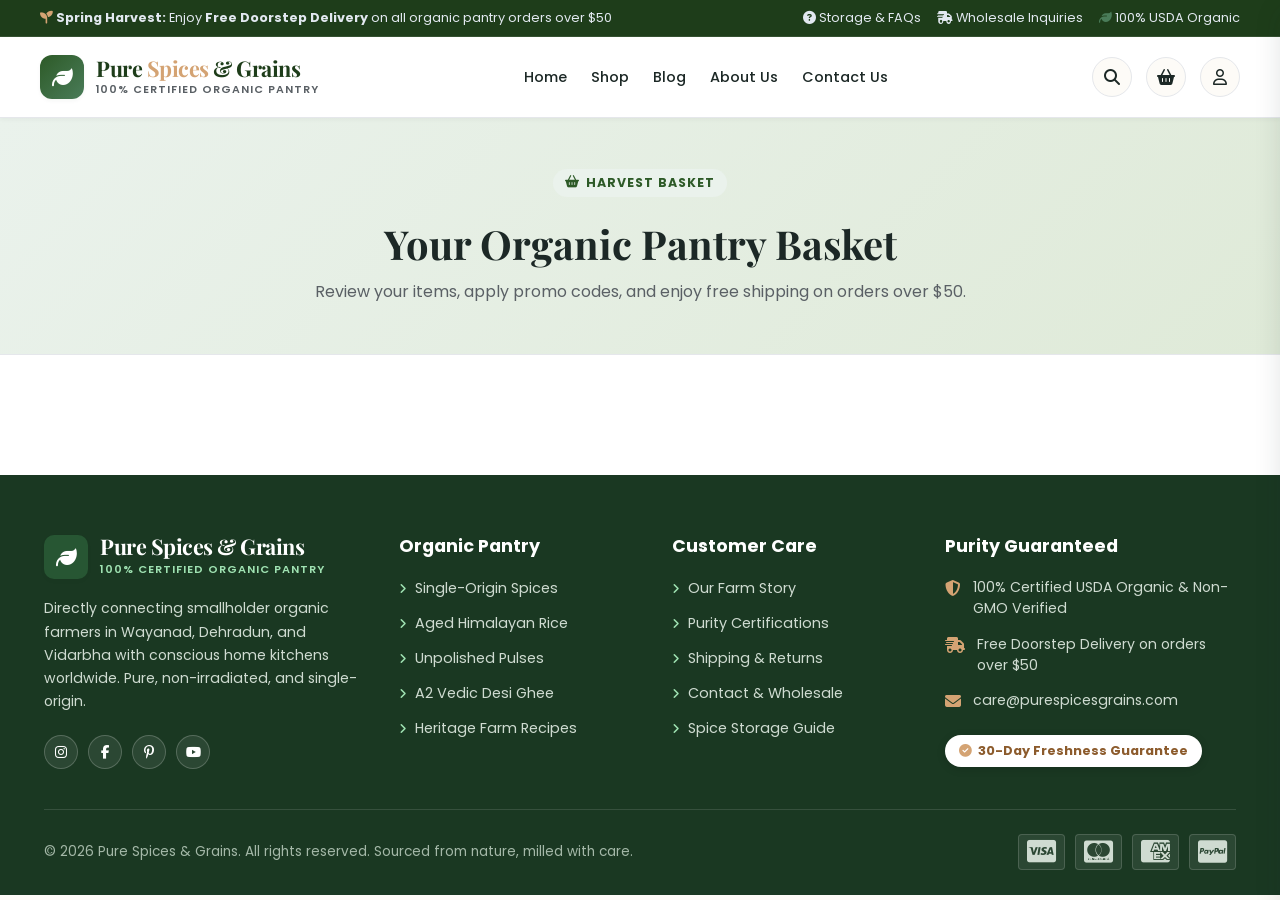
<file: cart.html>
<!DOCTYPE html>
<html lang="en-US">
<head>
  <meta charset="UTF-8">
  <meta name="viewport" content="width=device-width, initial-scale=1.0">
  <link rel="profile" href="https://gmpg.org/xfn/11">
  
  <link rel="preconnect" href="https://fonts.googleapis.com">
  <link rel="preconnect" href="https://fonts.gstatic.com" crossorigin>
  <link href="https://fonts.googleapis.com/css2?family=Playfair+Display:ital,wght@0,400;0,600;0,700;1,400&family=Poppins:ital,wght@0,300;0,400;0,500;0,600;0,700;1,400&display=swap" rel="stylesheet">
  <link rel="stylesheet" href="https://cdnjs.cloudflare.com/ajax/libs/font-awesome/6.5.1/css/all.min.css">
  
  <title>Shopping Basket &#8211; theme</title>
<meta name='robots' content='max-image-preview:large, noindex, follow' />
<link rel='dns-prefetch' href='//fonts.googleapis.com' />
<link rel='dns-prefetch' href='//cdnjs.cloudflare.com' />
<link rel="alternate" title="oEmbed (JSON)" type="application/json+oembed" href="https://themetest.appliancesnest.com/wp-json/oembed/1.0/embed?url=https%3A%2F%2Fthemetest.appliancesnest.com%2Fcart%2F" />
<link rel="alternate" title="oEmbed (XML)" type="text/xml+oembed" href="https://themetest.appliancesnest.com/wp-json/oembed/1.0/embed?url=https%3A%2F%2Fthemetest.appliancesnest.com%2Fcart%2F&#038;format=xml" />
<style id="wp-img-auto-sizes-contain-inline-css">
img:is([sizes=auto i],[sizes^="auto," i]){contain-intrinsic-size:3000px 1500px}
/*# sourceURL=wp-img-auto-sizes-contain-inline-css */
</style>
<style id="wp-emoji-styles-inline-css">

	img.wp-smiley, img.emoji {
		display: inline !important;
		border: none !important;
		box-shadow: none !important;
		height: 1em !important;
		width: 1em !important;
		margin: 0 0.07em !important;
		vertical-align: -0.1em !important;
		background: none !important;
		padding: 0 !important;
	}
/*# sourceURL=wp-emoji-styles-inline-css */
</style>
<link rel='stylesheet' id='wp-block-library-css' href='https://themetest.appliancesnest.com/wp-includes/css/dist/block-library/style.min.css?ver=7.1' media='all' />
<style id="classic-theme-styles-inline-css">
/*! This file is auto-generated */
.wp-block-button__link{color:#fff;background-color:#32373c;border-radius:9999px;box-shadow:none;text-decoration:none;padding:calc(.667em + 2px) calc(1.333em + 2px);font-size:1.125em}.wp-block-file__button{background:#32373c;color:#fff;text-decoration:none}
/*# sourceURL=/wp-includes/css/classic-themes.min.css */
</style>
<style id="global-styles-inline-css">
:root{--wp--preset--aspect-ratio--square: 1;--wp--preset--aspect-ratio--4-3: 4/3;--wp--preset--aspect-ratio--3-4: 3/4;--wp--preset--aspect-ratio--3-2: 3/2;--wp--preset--aspect-ratio--2-3: 2/3;--wp--preset--aspect-ratio--16-9: 16/9;--wp--preset--aspect-ratio--9-16: 9/16;--wp--preset--color--black: #000000;--wp--preset--color--cyan-bluish-gray: #abb8c3;--wp--preset--color--white: #ffffff;--wp--preset--color--pale-pink: #f78da7;--wp--preset--color--vivid-red: #cf2e2e;--wp--preset--color--luminous-vivid-orange: #ff6900;--wp--preset--color--luminous-vivid-amber: #fcb900;--wp--preset--color--light-green-cyan: #7bdcb5;--wp--preset--color--vivid-green-cyan: #00d084;--wp--preset--color--pale-cyan-blue: #8ed1fc;--wp--preset--color--vivid-cyan-blue: #0693e3;--wp--preset--color--vivid-purple: #9b51e0;--wp--preset--gradient--vivid-cyan-blue-to-vivid-purple: linear-gradient(135deg,rgb(6,147,227) 0%,rgb(155,81,224) 100%);--wp--preset--gradient--light-green-cyan-to-vivid-green-cyan: linear-gradient(135deg,rgb(122,220,180) 0%,rgb(0,208,130) 100%);--wp--preset--gradient--luminous-vivid-amber-to-luminous-vivid-orange: linear-gradient(135deg,rgb(252,185,0) 0%,rgb(255,105,0) 100%);--wp--preset--gradient--luminous-vivid-orange-to-vivid-red: linear-gradient(135deg,rgb(255,105,0) 0%,rgb(207,46,46) 100%);--wp--preset--gradient--very-light-gray-to-cyan-bluish-gray: linear-gradient(135deg,rgb(238,238,238) 0%,rgb(169,184,195) 100%);--wp--preset--gradient--cool-to-warm-spectrum: linear-gradient(135deg,rgb(74,234,220) 0%,rgb(151,120,209) 20%,rgb(207,42,186) 40%,rgb(238,44,130) 60%,rgb(251,105,98) 80%,rgb(254,248,76) 100%);--wp--preset--gradient--blush-light-purple: linear-gradient(135deg,rgb(255,206,236) 0%,rgb(152,150,240) 100%);--wp--preset--gradient--blush-bordeaux: linear-gradient(135deg,rgb(254,205,165) 0%,rgb(254,45,45) 50%,rgb(107,0,62) 100%);--wp--preset--gradient--luminous-dusk: linear-gradient(135deg,rgb(255,203,112) 0%,rgb(199,81,192) 50%,rgb(65,88,208) 100%);--wp--preset--gradient--pale-ocean: linear-gradient(135deg,rgb(255,245,203) 0%,rgb(182,227,212) 50%,rgb(51,167,181) 100%);--wp--preset--gradient--electric-grass: linear-gradient(135deg,rgb(202,248,128) 0%,rgb(113,206,126) 100%);--wp--preset--gradient--midnight: linear-gradient(135deg,rgb(2,3,129) 0%,rgb(40,116,252) 100%);--wp--preset--font-size--small: 13px;--wp--preset--font-size--medium: 20px;--wp--preset--font-size--large: 36px;--wp--preset--font-size--x-large: 42px;--wp--preset--spacing--20: 0.44rem;--wp--preset--spacing--30: 0.67rem;--wp--preset--spacing--40: 1rem;--wp--preset--spacing--50: 1.5rem;--wp--preset--spacing--60: 2.25rem;--wp--preset--spacing--70: 3.38rem;--wp--preset--spacing--80: 5.06rem;--wp--preset--shadow--natural: 6px 6px 9px rgba(0, 0, 0, 0.2);--wp--preset--shadow--deep: 12px 12px 50px rgba(0, 0, 0, 0.4);--wp--preset--shadow--sharp: 6px 6px 0px rgba(0, 0, 0, 0.2);--wp--preset--shadow--outlined: 6px 6px 0px -3px rgb(255, 255, 255), 6px 6px rgb(0, 0, 0);--wp--preset--shadow--crisp: 6px 6px 0px rgb(0, 0, 0);}.wp-block-button{--wp--preset--dimension--25: 25%;--wp--preset--dimension--50: 50%;--wp--preset--dimension--75: 75%;--wp--preset--dimension--100: 100%;}:where(body) { margin: 0; }:where(.is-layout-flex){gap: 0.5em;}:where(.is-layout-grid){gap: 0.5em;}body .is-layout-flex{display: flex;}.is-layout-flex{flex-wrap: wrap;align-items: center;}.is-layout-flex > :is(*, div){margin: 0;}body .is-layout-grid{display: grid;}.is-layout-grid > :is(*, div){margin: 0;}body{padding-top: 0px;padding-right: 0px;padding-bottom: 0px;padding-left: 0px;}:root :where(.wp-element-button, .wp-block-button__link){background-color: #32373c;border-width: 0;color: #fff;font-family: inherit;font-size: inherit;font-style: inherit;font-weight: inherit;letter-spacing: inherit;line-height: inherit;padding-top: calc(0.667em + 2px);padding-right: calc(1.333em + 2px);padding-bottom: calc(0.667em + 2px);padding-left: calc(1.333em + 2px);text-decoration: none;text-transform: inherit;}.has-black-color{color: var(--wp--preset--color--black) !important;}.has-cyan-bluish-gray-color{color: var(--wp--preset--color--cyan-bluish-gray) !important;}.has-white-color{color: var(--wp--preset--color--white) !important;}.has-pale-pink-color{color: var(--wp--preset--color--pale-pink) !important;}.has-vivid-red-color{color: var(--wp--preset--color--vivid-red) !important;}.has-luminous-vivid-orange-color{color: var(--wp--preset--color--luminous-vivid-orange) !important;}.has-luminous-vivid-amber-color{color: var(--wp--preset--color--luminous-vivid-amber) !important;}.has-light-green-cyan-color{color: var(--wp--preset--color--light-green-cyan) !important;}.has-vivid-green-cyan-color{color: var(--wp--preset--color--vivid-green-cyan) !important;}.has-pale-cyan-blue-color{color: var(--wp--preset--color--pale-cyan-blue) !important;}.has-vivid-cyan-blue-color{color: var(--wp--preset--color--vivid-cyan-blue) !important;}.has-vivid-purple-color{color: var(--wp--preset--color--vivid-purple) !important;}.has-black-background-color{background-color: var(--wp--preset--color--black) !important;}.has-cyan-bluish-gray-background-color{background-color: var(--wp--preset--color--cyan-bluish-gray) !important;}.has-white-background-color{background-color: var(--wp--preset--color--white) !important;}.has-pale-pink-background-color{background-color: var(--wp--preset--color--pale-pink) !important;}.has-vivid-red-background-color{background-color: var(--wp--preset--color--vivid-red) !important;}.has-luminous-vivid-orange-background-color{background-color: var(--wp--preset--color--luminous-vivid-orange) !important;}.has-luminous-vivid-amber-background-color{background-color: var(--wp--preset--color--luminous-vivid-amber) !important;}.has-light-green-cyan-background-color{background-color: var(--wp--preset--color--light-green-cyan) !important;}.has-vivid-green-cyan-background-color{background-color: var(--wp--preset--color--vivid-green-cyan) !important;}.has-pale-cyan-blue-background-color{background-color: var(--wp--preset--color--pale-cyan-blue) !important;}.has-vivid-cyan-blue-background-color{background-color: var(--wp--preset--color--vivid-cyan-blue) !important;}.has-vivid-purple-background-color{background-color: var(--wp--preset--color--vivid-purple) !important;}.has-black-border-color{border-color: var(--wp--preset--color--black) !important;}.has-cyan-bluish-gray-border-color{border-color: var(--wp--preset--color--cyan-bluish-gray) !important;}.has-white-border-color{border-color: var(--wp--preset--color--white) !important;}.has-pale-pink-border-color{border-color: var(--wp--preset--color--pale-pink) !important;}.has-vivid-red-border-color{border-color: var(--wp--preset--color--vivid-red) !important;}.has-luminous-vivid-orange-border-color{border-color: var(--wp--preset--color--luminous-vivid-orange) !important;}.has-luminous-vivid-amber-border-color{border-color: var(--wp--preset--color--luminous-vivid-amber) !important;}.has-light-green-cyan-border-color{border-color: var(--wp--preset--color--light-green-cyan) !important;}.has-vivid-green-cyan-border-color{border-color: var(--wp--preset--color--vivid-green-cyan) !important;}.has-pale-cyan-blue-border-color{border-color: var(--wp--preset--color--pale-cyan-blue) !important;}.has-vivid-cyan-blue-border-color{border-color: var(--wp--preset--color--vivid-cyan-blue) !important;}.has-vivid-purple-border-color{border-color: var(--wp--preset--color--vivid-purple) !important;}.has-vivid-cyan-blue-to-vivid-purple-gradient-background{background: var(--wp--preset--gradient--vivid-cyan-blue-to-vivid-purple) !important;}.has-light-green-cyan-to-vivid-green-cyan-gradient-background{background: var(--wp--preset--gradient--light-green-cyan-to-vivid-green-cyan) !important;}.has-luminous-vivid-amber-to-luminous-vivid-orange-gradient-background{background: var(--wp--preset--gradient--luminous-vivid-amber-to-luminous-vivid-orange) !important;}.has-luminous-vivid-orange-to-vivid-red-gradient-background{background: var(--wp--preset--gradient--luminous-vivid-orange-to-vivid-red) !important;}.has-very-light-gray-to-cyan-bluish-gray-gradient-background{background: var(--wp--preset--gradient--very-light-gray-to-cyan-bluish-gray) !important;}.has-cool-to-warm-spectrum-gradient-background{background: var(--wp--preset--gradient--cool-to-warm-spectrum) !important;}.has-blush-light-purple-gradient-background{background: var(--wp--preset--gradient--blush-light-purple) !important;}.has-blush-bordeaux-gradient-background{background: var(--wp--preset--gradient--blush-bordeaux) !important;}.has-luminous-dusk-gradient-background{background: var(--wp--preset--gradient--luminous-dusk) !important;}.has-pale-ocean-gradient-background{background: var(--wp--preset--gradient--pale-ocean) !important;}.has-electric-grass-gradient-background{background: var(--wp--preset--gradient--electric-grass) !important;}.has-midnight-gradient-background{background: var(--wp--preset--gradient--midnight) !important;}.has-small-font-size{font-size: var(--wp--preset--font-size--small) !important;}.has-medium-font-size{font-size: var(--wp--preset--font-size--medium) !important;}.has-large-font-size{font-size: var(--wp--preset--font-size--large) !important;}.has-x-large-font-size{font-size: var(--wp--preset--font-size--x-large) !important;}
:root :where(.wp-block-icon svg){width: 24px;}
:where(.wp-block-gallery.is-layout-flex){gap: var( --wp--style--gallery-gap-default, var( --gallery-block--gutter-size, var( --wp--style--block-gap, 0.5em ) ) );}:where(.wp-block-gallery.is-layout-grid){gap: var( --wp--style--gallery-gap-default, var( --gallery-block--gutter-size, var( --wp--style--block-gap, 0.5em ) ) );}
:where(.wp-block-latest-posts.is-layout-flex){gap: 1.25em;}:where(.wp-block-latest-posts.is-layout-grid){gap: 1.25em;}
:where(.wp-block-post-template.is-layout-flex){gap: 1.25em;}:where(.wp-block-post-template.is-layout-grid){gap: 1.25em;}
:where(.wp-block-term-template.is-layout-flex){gap: 1.25em;}:where(.wp-block-term-template.is-layout-grid){gap: 1.25em;}
:where(.wp-block-columns.is-layout-flex){gap: 2em;}:where(.wp-block-columns.is-layout-grid){gap: 2em;}
:root :where(.wp-block-pullquote){font-size: 1.5em;line-height: 1.6;}
/*# sourceURL=global-styles-inline-css */
</style>
<link rel='stylesheet' id='select2-css' href='https://themetest.appliancesnest.com/wp-content/plugins/woocommerce/assets/css/select2.css?ver=11.0.1' media='all' />
<link rel='stylesheet' id='woocommerce-layout-css' href='https://themetest.appliancesnest.com/wp-content/plugins/woocommerce/assets/css/woocommerce-layout.css?ver=11.0.1' media='all' />
<link rel='stylesheet' id='woocommerce-smallscreen-css' href='https://themetest.appliancesnest.com/wp-content/plugins/woocommerce/assets/css/woocommerce-smallscreen.css?ver=11.0.1' media='only screen and (max-width: 768px)' />
<link rel='stylesheet' id='woocommerce-general-css' href='https://themetest.appliancesnest.com/wp-content/plugins/woocommerce/assets/css/woocommerce.css?ver=11.0.1' media='all' />
<style id="woocommerce-inline-inline-css">
.woocommerce form .form-row .required { visibility: visible; }
/*# sourceURL=woocommerce-inline-inline-css */
</style>
<link rel='stylesheet' id='psg-google-fonts-css' href='https://fonts.googleapis.com/css2?family=Playfair+Display:ital,wght@0,400;0,600;0,700;1,400&#038;family=Poppins:ital,wght@0,300;0,400;0,500;0,600;0,700;1,400&#038;display=swap' media='all' />
<link rel='stylesheet' id='psg-fontawesome-css' href='https://cdnjs.cloudflare.com/ajax/libs/font-awesome/6.5.1/css/all.min.css?ver=6.5.1' media='all' />
<link rel='stylesheet' id='psg-custom-styles-css' href='https://themetest.appliancesnest.com/wp-content/themes/pure-spices-grains/css/styles.css?ver=2.0.0' media='all' />
<link rel='stylesheet' id='psg-theme-style-css' href='https://themetest.appliancesnest.com/wp-content/themes/pure-spices-grains/style.css?ver=2.0.0' media='all' />
<script id="jquery-core-js" src="https://themetest.appliancesnest.com/wp-includes/js/jquery/jquery.min.js?ver=3.7.1"></script>
<script id="jquery-migrate-js" src="https://themetest.appliancesnest.com/wp-includes/js/jquery/jquery-migrate.min.js?ver=3.4.1"></script>
<script data-wp-strategy="defer" defer id="wc-jquery-blockui-js" src="https://themetest.appliancesnest.com/wp-content/plugins/woocommerce/assets/js/jquery-blockui/jquery.blockUI.min.js?ver=2.7.0-wc.11.0.1"></script>
<script id="wc-add-to-cart-js-extra">
var wc_add_to_cart_params = {"ajax_url":"/wp-admin/admin-ajax.php","wc_ajax_url":"/?wc-ajax=%%endpoint%%","i18n_view_cart":"View cart","cart_url":"https://themetest.appliancesnest.com/cart/","is_cart":"1","cart_redirect_after_add":"no"};
//# sourceURL=wc-add-to-cart-js-extra
</script>
<script data-wp-strategy="defer" defer id="wc-add-to-cart-js" src="https://themetest.appliancesnest.com/wp-content/plugins/woocommerce/assets/js/frontend/add-to-cart.min.js?ver=11.0.1"></script>
<script data-wp-strategy="defer" defer id="wc-js-cookie-js" src="https://themetest.appliancesnest.com/wp-content/plugins/woocommerce/assets/js/js-cookie/js.cookie.min.js?ver=2.1.4-wc.11.0.1"></script>
<script id="woocommerce-js-extra">
var woocommerce_params = {"ajax_url":"/wp-admin/admin-ajax.php","wc_ajax_url":"/?wc-ajax=%%endpoint%%","i18n_password_show":"Show password","i18n_password_hide":"Hide password"};
//# sourceURL=woocommerce-js-extra
</script>
<script data-wp-strategy="defer" defer id="woocommerce-js" src="https://themetest.appliancesnest.com/wp-content/plugins/woocommerce/assets/js/frontend/woocommerce.min.js?ver=11.0.1"></script>
<script id="wc-country-select-js-extra">
var wc_country_select_params = {"countries":"{\"AF\":[],\"AL\":{\"AL-01\":\"Berat\",\"AL-09\":\"Dib\\u00ebr\",\"AL-02\":\"Durr\\u00ebs\",\"AL-03\":\"Elbasan\",\"AL-04\":\"Fier\",\"AL-05\":\"Gjirokast\\u00ebr\",\"AL-06\":\"Kor\\u00e7\\u00eb\",\"AL-07\":\"Kuk\\u00ebs\",\"AL-08\":\"Lezh\\u00eb\",\"AL-10\":\"Shkod\\u00ebr\",\"AL-11\":\"Tirana\",\"AL-12\":\"Vlor\\u00eb\"},\"AO\":{\"BGO\":\"Bengo\",\"BLU\":\"Benguela\",\"BIE\":\"Bi\\u00e9\",\"CAB\":\"Cabinda\",\"CNN\":\"Cunene\",\"HUA\":\"Huambo\",\"HUI\":\"Hu\\u00edla\",\"CCU\":\"Kuando Kubango\",\"CNO\":\"Kwanza-Norte\",\"CUS\":\"Kwanza-Sul\",\"LUA\":\"Luanda\",\"LNO\":\"Lunda-Norte\",\"LSU\":\"Lunda-Sul\",\"MAL\":\"Malanje\",\"MOX\":\"Moxico\",\"NAM\":\"Namibe\",\"UIG\":\"U\\u00edge\",\"ZAI\":\"Zaire\"},\"AR\":{\"C\":\"Ciudad Aut\\u00f3noma de Buenos Aires\",\"B\":\"Buenos Aires\",\"K\":\"Catamarca\",\"H\":\"Chaco\",\"U\":\"Chubut\",\"X\":\"C\\u00f3rdoba\",\"W\":\"Corrientes\",\"E\":\"Entre R\\u00edos\",\"P\":\"Formosa\",\"Y\":\"Jujuy\",\"L\":\"La Pampa\",\"F\":\"La Rioja\",\"M\":\"Mendoza\",\"N\":\"Misiones\",\"Q\":\"Neuqu\\u00e9n\",\"R\":\"R\\u00edo Negro\",\"A\":\"Salta\",\"J\":\"San Juan\",\"D\":\"San Luis\",\"Z\":\"Santa Cruz\",\"S\":\"Santa Fe\",\"G\":\"Santiago del Estero\",\"V\":\"Tierra del Fuego\",\"T\":\"Tucum\\u00e1n\"},\"AT\":[],\"AU\":{\"ACT\":\"Australian Capital Territory\",\"NSW\":\"New South Wales\",\"NT\":\"Northern Territory\",\"QLD\":\"Queensland\",\"SA\":\"South Australia\",\"TAS\":\"Tasmania\",\"VIC\":\"Victoria\",\"WA\":\"Western Australia\"},\"AX\":[],\"BD\":{\"BD-05\":\"Bagerhat\",\"BD-01\":\"Bandarban\",\"BD-02\":\"Barguna\",\"BD-06\":\"Barishal\",\"BD-07\":\"Bhola\",\"BD-03\":\"Bogura\",\"BD-04\":\"Brahmanbaria\",\"BD-09\":\"Chandpur\",\"BD-10\":\"Chattogram\",\"BD-12\":\"Chuadanga\",\"BD-11\":\"Cox's Bazar\",\"BD-08\":\"Cumilla\",\"BD-13\":\"Dhaka\",\"BD-14\":\"Dinajpur\",\"BD-15\":\"Faridpur \",\"BD-16\":\"Feni\",\"BD-19\":\"Gaibandha\",\"BD-18\":\"Gazipur\",\"BD-17\":\"Gopalganj\",\"BD-20\":\"Habiganj\",\"BD-21\":\"Jamalpur\",\"BD-22\":\"Jashore\",\"BD-25\":\"Jhalokati\",\"BD-23\":\"Jhenaidah\",\"BD-24\":\"Joypurhat\",\"BD-29\":\"Khagrachhari\",\"BD-27\":\"Khulna\",\"BD-26\":\"Kishoreganj\",\"BD-28\":\"Kurigram\",\"BD-30\":\"Kushtia\",\"BD-31\":\"Lakshmipur\",\"BD-32\":\"Lalmonirhat\",\"BD-36\":\"Madaripur\",\"BD-37\":\"Magura\",\"BD-33\":\"Manikganj \",\"BD-39\":\"Meherpur\",\"BD-38\":\"Moulvibazar\",\"BD-35\":\"Munshiganj\",\"BD-34\":\"Mymensingh\",\"BD-48\":\"Naogaon\",\"BD-43\":\"Narail\",\"BD-40\":\"Narayanganj\",\"BD-42\":\"Narsingdi\",\"BD-44\":\"Natore\",\"BD-45\":\"Nawabganj\",\"BD-41\":\"Netrakona\",\"BD-46\":\"Nilphamari\",\"BD-47\":\"Noakhali\",\"BD-49\":\"Pabna\",\"BD-52\":\"Panchagarh\",\"BD-51\":\"Patuakhali\",\"BD-50\":\"Pirojpur\",\"BD-53\":\"Rajbari\",\"BD-54\":\"Rajshahi\",\"BD-56\":\"Rangamati\",\"BD-55\":\"Rangpur\",\"BD-58\":\"Satkhira\",\"BD-62\":\"Shariatpur\",\"BD-57\":\"Sherpur\",\"BD-59\":\"Sirajganj\",\"BD-61\":\"Sunamganj\",\"BD-60\":\"Sylhet\",\"BD-63\":\"Tangail\",\"BD-64\":\"Thakurgaon\"},\"BE\":[],\"BG\":{\"BG-01\":\"Blagoevgrad\",\"BG-02\":\"Burgas\",\"BG-08\":\"Dobrich\",\"BG-07\":\"Gabrovo\",\"BG-26\":\"Haskovo\",\"BG-09\":\"Kardzhali\",\"BG-10\":\"Kyustendil\",\"BG-11\":\"Lovech\",\"BG-12\":\"Montana\",\"BG-13\":\"Pazardzhik\",\"BG-14\":\"Pernik\",\"BG-15\":\"Pleven\",\"BG-16\":\"Plovdiv\",\"BG-17\":\"Razgrad\",\"BG-18\":\"Ruse\",\"BG-27\":\"Shumen\",\"BG-19\":\"Silistra\",\"BG-20\":\"Sliven\",\"BG-21\":\"Smolyan\",\"BG-23\":\"Sofia District\",\"BG-22\":\"Sofia\",\"BG-24\":\"Stara Zagora\",\"BG-25\":\"Targovishte\",\"BG-03\":\"Varna\",\"BG-04\":\"Veliko Tarnovo\",\"BG-05\":\"Vidin\",\"BG-06\":\"Vratsa\",\"BG-28\":\"Yambol\"},\"BH\":[],\"BI\":[],\"BJ\":{\"AL\":\"Alibori\",\"AK\":\"Atakora\",\"AQ\":\"Atlantique\",\"BO\":\"Borgou\",\"CO\":\"Collines\",\"KO\":\"Kouffo\",\"DO\":\"Donga\",\"LI\":\"Littoral\",\"MO\":\"Mono\",\"OU\":\"Ou\\u00e9m\\u00e9\",\"PL\":\"Plateau\",\"ZO\":\"Zou\"},\"BO\":{\"BO-B\":\"Beni\",\"BO-H\":\"Chuquisaca\",\"BO-C\":\"Cochabamba\",\"BO-L\":\"La Paz\",\"BO-O\":\"Oruro\",\"BO-N\":\"Pando\",\"BO-P\":\"Potos\\u00ed\",\"BO-S\":\"Santa Cruz\",\"BO-T\":\"Tarija\"},\"BR\":{\"AC\":\"Acre\",\"AL\":\"Alagoas\",\"AP\":\"Amap\\u00e1\",\"AM\":\"Amazonas\",\"BA\":\"Bahia\",\"CE\":\"Cear\\u00e1\",\"DF\":\"Distrito Federal\",\"ES\":\"Esp\\u00edrito Santo\",\"GO\":\"Goi\\u00e1s\",\"MA\":\"Maranh\\u00e3o\",\"MT\":\"Mato Grosso\",\"MS\":\"Mato Grosso do Sul\",\"MG\":\"Minas Gerais\",\"PA\":\"Par\\u00e1\",\"PB\":\"Para\\u00edba\",\"PR\":\"Paran\\u00e1\",\"PE\":\"Pernambuco\",\"PI\":\"Piau\\u00ed\",\"RJ\":\"Rio de Janeiro\",\"RN\":\"Rio Grande do Norte\",\"RS\":\"Rio Grande do Sul\",\"RO\":\"Rond\\u00f4nia\",\"RR\":\"Roraima\",\"SC\":\"Santa Catarina\",\"SP\":\"S\\u00e3o Paulo\",\"SE\":\"Sergipe\",\"TO\":\"Tocantins\"},\"CA\":{\"AB\":\"Alberta\",\"BC\":\"British Columbia\",\"MB\":\"Manitoba\",\"NB\":\"New Brunswick\",\"NL\":\"Newfoundland and Labrador\",\"NT\":\"Northwest Territories\",\"NS\":\"Nova Scotia\",\"NU\":\"Nunavut\",\"ON\":\"Ontario\",\"PE\":\"Prince Edward Island\",\"QC\":\"Quebec\",\"SK\":\"Saskatchewan\",\"YT\":\"Yukon Territory\"},\"CH\":{\"AG\":\"Aargau\",\"AR\":\"Appenzell Ausserrhoden\",\"AI\":\"Appenzell Innerrhoden\",\"BL\":\"Basel-Landschaft\",\"BS\":\"Basel-Stadt\",\"BE\":\"Bern\",\"FR\":\"Fribourg\",\"GE\":\"Geneva\",\"GL\":\"Glarus\",\"GR\":\"Graub\\u00fcnden\",\"JU\":\"Jura\",\"LU\":\"Luzern\",\"NE\":\"Neuch\\u00e2tel\",\"NW\":\"Nidwalden\",\"OW\":\"Obwalden\",\"SH\":\"Schaffhausen\",\"SZ\":\"Schwyz\",\"SO\":\"Solothurn\",\"SG\":\"St. Gallen\",\"TG\":\"Thurgau\",\"TI\":\"Ticino\",\"UR\":\"Uri\",\"VS\":\"Valais\",\"VD\":\"Vaud\",\"ZG\":\"Zug\",\"ZH\":\"Z\\u00fcrich\"},\"CL\":{\"CL-AI\":\"Ais\\u00e9n del General Carlos Iba\\u00f1ez del Campo\",\"CL-AN\":\"Antofagasta\",\"CL-AP\":\"Arica y Parinacota\",\"CL-AR\":\"La Araucan\\u00eda\",\"CL-AT\":\"Atacama\",\"CL-BI\":\"Biob\\u00edo\",\"CL-CO\":\"Coquimbo\",\"CL-LI\":\"Libertador General Bernardo O'Higgins\",\"CL-LL\":\"Los Lagos\",\"CL-LR\":\"Los R\\u00edos\",\"CL-MA\":\"Magallanes\",\"CL-ML\":\"Maule\",\"CL-NB\":\"\\u00d1uble\",\"CL-RM\":\"Regi\\u00f3n Metropolitana de Santiago\",\"CL-TA\":\"Tarapac\\u00e1\",\"CL-VS\":\"Valpara\\u00edso\"},\"CN\":{\"CN1\":\"Yunnan / \\u4e91\\u5357\",\"CN2\":\"Beijing / \\u5317\\u4eac\",\"CN3\":\"Tianjin / \\u5929\\u6d25\",\"CN4\":\"Hebei / \\u6cb3\\u5317\",\"CN5\":\"Shanxi / \\u5c71\\u897f\",\"CN6\":\"Inner Mongolia / \\u5167\\u8499\\u53e4\",\"CN7\":\"Liaoning / \\u8fbd\\u5b81\",\"CN8\":\"Jilin / \\u5409\\u6797\",\"CN9\":\"Heilongjiang / \\u9ed1\\u9f99\\u6c5f\",\"CN10\":\"Shanghai / \\u4e0a\\u6d77\",\"CN11\":\"Jiangsu / \\u6c5f\\u82cf\",\"CN12\":\"Zhejiang / \\u6d59\\u6c5f\",\"CN13\":\"Anhui / \\u5b89\\u5fbd\",\"CN14\":\"Fujian / \\u798f\\u5efa\",\"CN15\":\"Jiangxi / \\u6c5f\\u897f\",\"CN16\":\"Shandong / \\u5c71\\u4e1c\",\"CN17\":\"Henan / \\u6cb3\\u5357\",\"CN18\":\"Hubei / \\u6e56\\u5317\",\"CN19\":\"Hunan / \\u6e56\\u5357\",\"CN20\":\"Guangdong / \\u5e7f\\u4e1c\",\"CN21\":\"Guangxi Zhuang / \\u5e7f\\u897f\\u58ee\\u65cf\",\"CN22\":\"Hainan / \\u6d77\\u5357\",\"CN23\":\"Chongqing / \\u91cd\\u5e86\",\"CN24\":\"Sichuan / \\u56db\\u5ddd\",\"CN25\":\"Guizhou / \\u8d35\\u5dde\",\"CN26\":\"Shaanxi / \\u9655\\u897f\",\"CN27\":\"Gansu / \\u7518\\u8083\",\"CN28\":\"Qinghai / \\u9752\\u6d77\",\"CN29\":\"Ningxia Hui / \\u5b81\\u590f\",\"CN30\":\"Macao / \\u6fb3\\u95e8\",\"CN31\":\"Tibet / \\u897f\\u85cf\",\"CN32\":\"Xinjiang / \\u65b0\\u7586\"},\"CO\":{\"CO-AMA\":\"Amazonas\",\"CO-ANT\":\"Antioquia\",\"CO-ARA\":\"Arauca\",\"CO-ATL\":\"Atl\\u00e1ntico\",\"CO-BOL\":\"Bol\\u00edvar\",\"CO-BOY\":\"Boyac\\u00e1\",\"CO-CAL\":\"Caldas\",\"CO-CAQ\":\"Caquet\\u00e1\",\"CO-CAS\":\"Casanare\",\"CO-CAU\":\"Cauca\",\"CO-CES\":\"Cesar\",\"CO-CHO\":\"Choc\\u00f3\",\"CO-COR\":\"C\\u00f3rdoba\",\"CO-CUN\":\"Cundinamarca\",\"CO-DC\":\"Capital District\",\"CO-GUA\":\"Guain\\u00eda\",\"CO-GUV\":\"Guaviare\",\"CO-HUI\":\"Huila\",\"CO-LAG\":\"La Guajira\",\"CO-MAG\":\"Magdalena\",\"CO-MET\":\"Meta\",\"CO-NAR\":\"Nari\\u00f1o\",\"CO-NSA\":\"Norte de Santander\",\"CO-PUT\":\"Putumayo\",\"CO-QUI\":\"Quind\\u00edo\",\"CO-RIS\":\"Risaralda\",\"CO-SAN\":\"Santander\",\"CO-SAP\":\"San Andr\\u00e9s & Providencia\",\"CO-SUC\":\"Sucre\",\"CO-TOL\":\"Tolima\",\"CO-VAC\":\"Valle del Cauca\",\"CO-VAU\":\"Vaup\\u00e9s\",\"CO-VID\":\"Vichada\"},\"CR\":{\"CR-A\":\"Alajuela\",\"CR-C\":\"Cartago\",\"CR-G\":\"Guanacaste\",\"CR-H\":\"Heredia\",\"CR-L\":\"Lim\\u00f3n\",\"CR-P\":\"Puntarenas\",\"CR-SJ\":\"San Jos\\u00e9\"},\"CZ\":[],\"DE\":{\"DE-BW\":\"Baden-W\\u00fcrttemberg\",\"DE-BY\":\"Bavaria\",\"DE-BE\":\"Berlin\",\"DE-BB\":\"Brandenburg\",\"DE-HB\":\"Bremen\",\"DE-HH\":\"Hamburg\",\"DE-HE\":\"Hesse\",\"DE-MV\":\"Mecklenburg-Vorpommern\",\"DE-NI\":\"Lower Saxony\",\"DE-NW\":\"North Rhine-Westphalia\",\"DE-RP\":\"Rhineland-Palatinate\",\"DE-SL\":\"Saarland\",\"DE-SN\":\"Saxony\",\"DE-ST\":\"Saxony-Anhalt\",\"DE-SH\":\"Schleswig-Holstein\",\"DE-TH\":\"Thuringia\"},\"DK\":[],\"DO\":{\"DO-01\":\"Distrito Nacional\",\"DO-02\":\"Azua\",\"DO-03\":\"Baoruco\",\"DO-04\":\"Barahona\",\"DO-33\":\"Cibao Nordeste\",\"DO-34\":\"Cibao Noroeste\",\"DO-35\":\"Cibao Norte\",\"DO-36\":\"Cibao Sur\",\"DO-05\":\"Dajab\\u00f3n\",\"DO-06\":\"Duarte\",\"DO-08\":\"El Seibo\",\"DO-37\":\"El Valle\",\"DO-07\":\"El\\u00edas Pi\\u00f1a\",\"DO-38\":\"Enriquillo\",\"DO-09\":\"Espaillat\",\"DO-30\":\"Hato Mayor\",\"DO-19\":\"Hermanas Mirabal\",\"DO-39\":\"Hig\\u00fcamo\",\"DO-10\":\"Independencia\",\"DO-11\":\"La Altagracia\",\"DO-12\":\"La Romana\",\"DO-13\":\"La Vega\",\"DO-14\":\"Mar\\u00eda Trinidad S\\u00e1nchez\",\"DO-28\":\"Monse\\u00f1or Nouel\",\"DO-15\":\"Monte Cristi\",\"DO-29\":\"Monte Plata\",\"DO-40\":\"Ozama\",\"DO-16\":\"Pedernales\",\"DO-17\":\"Peravia\",\"DO-18\":\"Puerto Plata\",\"DO-20\":\"Saman\\u00e1\",\"DO-21\":\"San Crist\\u00f3bal\",\"DO-31\":\"San Jos\\u00e9 de Ocoa\",\"DO-22\":\"San Juan\",\"DO-23\":\"San Pedro de Macor\\u00eds\",\"DO-24\":\"S\\u00e1nchez Ram\\u00edrez\",\"DO-25\":\"Santiago\",\"DO-26\":\"Santiago Rodr\\u00edguez\",\"DO-32\":\"Santo Domingo\",\"DO-41\":\"Valdesia\",\"DO-27\":\"Valverde\",\"DO-42\":\"Yuma\"},\"DZ\":{\"DZ-01\":\"Adrar\",\"DZ-02\":\"Chlef\",\"DZ-03\":\"Laghouat\",\"DZ-04\":\"Oum El Bouaghi\",\"DZ-05\":\"Batna\",\"DZ-06\":\"B\\u00e9ja\\u00efa\",\"DZ-07\":\"Biskra\",\"DZ-08\":\"B\\u00e9char\",\"DZ-09\":\"Blida\",\"DZ-10\":\"Bouira\",\"DZ-11\":\"Tamanrasset\",\"DZ-12\":\"T\\u00e9bessa\",\"DZ-13\":\"Tlemcen\",\"DZ-14\":\"Tiaret\",\"DZ-15\":\"Tizi Ouzou\",\"DZ-16\":\"Algiers\",\"DZ-17\":\"Djelfa\",\"DZ-18\":\"Jijel\",\"DZ-19\":\"S\\u00e9tif\",\"DZ-20\":\"Sa\\u00efda\",\"DZ-21\":\"Skikda\",\"DZ-22\":\"Sidi Bel Abb\\u00e8s\",\"DZ-23\":\"Annaba\",\"DZ-24\":\"Guelma\",\"DZ-25\":\"Constantine\",\"DZ-26\":\"M\\u00e9d\\u00e9a\",\"DZ-27\":\"Mostaganem\",\"DZ-28\":\"M\\u2019Sila\",\"DZ-29\":\"Mascara\",\"DZ-30\":\"Ouargla\",\"DZ-31\":\"Oran\",\"DZ-32\":\"El Bayadh\",\"DZ-33\":\"Illizi\",\"DZ-34\":\"Bordj Bou Arr\\u00e9ridj\",\"DZ-35\":\"Boumerd\\u00e8s\",\"DZ-36\":\"El Tarf\",\"DZ-37\":\"Tindouf\",\"DZ-38\":\"Tissemsilt\",\"DZ-39\":\"El Oued\",\"DZ-40\":\"Khenchela\",\"DZ-41\":\"Souk Ahras\",\"DZ-42\":\"Tipasa\",\"DZ-43\":\"Mila\",\"DZ-44\":\"A\\u00efn Defla\",\"DZ-45\":\"Naama\",\"DZ-46\":\"A\\u00efn T\\u00e9mouchent\",\"DZ-47\":\"Gharda\\u00efa\",\"DZ-48\":\"Relizane\",\"DZ-49\":\"Timimoun\",\"DZ-50\":\"Bordj Badji Mokhtar\",\"DZ-51\":\"Ouled Djellal\",\"DZ-52\":\"B\\u00e9ni Abb\\u00e8s\",\"DZ-53\":\"In Salah\",\"DZ-54\":\"In Guezzam\",\"DZ-55\":\"Touggourt\",\"DZ-56\":\"Djanet\",\"DZ-57\":\"El Meghaier\",\"DZ-58\":\"El Meniaa\"},\"EE\":[],\"EC\":{\"EC-A\":\"Azuay\",\"EC-B\":\"Bol\\u00edvar\",\"EC-F\":\"Ca\\u00f1ar\",\"EC-C\":\"Carchi\",\"EC-H\":\"Chimborazo\",\"EC-X\":\"Cotopaxi\",\"EC-O\":\"El Oro\",\"EC-E\":\"Esmeraldas\",\"EC-W\":\"Gal\\u00e1pagos\",\"EC-G\":\"Guayas\",\"EC-I\":\"Imbabura\",\"EC-L\":\"Loja\",\"EC-R\":\"Los R\\u00edos\",\"EC-M\":\"Manab\\u00ed\",\"EC-S\":\"Morona-Santiago\",\"EC-N\":\"Napo\",\"EC-D\":\"Orellana\",\"EC-Y\":\"Pastaza\",\"EC-P\":\"Pichincha\",\"EC-SE\":\"Santa Elena\",\"EC-SD\":\"Santo Domingo de los Ts\\u00e1chilas\",\"EC-U\":\"Sucumb\\u00edos\",\"EC-T\":\"Tungurahua\",\"EC-Z\":\"Zamora-Chinchipe\"},\"EG\":{\"EGALX\":\"Alexandria\",\"EGASN\":\"Aswan\",\"EGAST\":\"Asyut\",\"EGBA\":\"Red Sea\",\"EGBH\":\"Beheira\",\"EGBNS\":\"Beni Suef\",\"EGC\":\"Cairo\",\"EGDK\":\"Dakahlia\",\"EGDT\":\"Damietta\",\"EGFYM\":\"Faiyum\",\"EGGH\":\"Gharbia\",\"EGGZ\":\"Giza\",\"EGIS\":\"Ismailia\",\"EGJS\":\"South Sinai\",\"EGKB\":\"Qalyubia\",\"EGKFS\":\"Kafr el-Sheikh\",\"EGKN\":\"Qena\",\"EGLX\":\"Luxor\",\"EGMN\":\"Minya\",\"EGMNF\":\"Monufia\",\"EGMT\":\"Matrouh\",\"EGPTS\":\"Port Said\",\"EGSHG\":\"Sohag\",\"EGSHR\":\"Al Sharqia\",\"EGSIN\":\"North Sinai\",\"EGSUZ\":\"Suez\",\"EGWAD\":\"New Valley\"},\"ES\":{\"C\":\"A Coru\\u00f1a\",\"VI\":\"Araba/\\u00c1lava\",\"AB\":\"Albacete\",\"A\":\"Alicante\",\"AL\":\"Almer\\u00eda\",\"O\":\"Asturias\",\"AV\":\"\\u00c1vila\",\"BA\":\"Badajoz\",\"PM\":\"Baleares\",\"B\":\"Barcelona\",\"BU\":\"Burgos\",\"CC\":\"C\\u00e1ceres\",\"CA\":\"C\\u00e1diz\",\"S\":\"Cantabria\",\"CS\":\"Castell\\u00f3n\",\"CE\":\"Ceuta\",\"CR\":\"Ciudad Real\",\"CO\":\"C\\u00f3rdoba\",\"CU\":\"Cuenca\",\"GI\":\"Girona\",\"GR\":\"Granada\",\"GU\":\"Guadalajara\",\"SS\":\"Gipuzkoa\",\"H\":\"Huelva\",\"HU\":\"Huesca\",\"J\":\"Ja\\u00e9n\",\"LO\":\"La Rioja\",\"GC\":\"Las Palmas\",\"LE\":\"Le\\u00f3n\",\"L\":\"Lleida\",\"LU\":\"Lugo\",\"M\":\"Madrid\",\"MA\":\"M\\u00e1laga\",\"ML\":\"Melilla\",\"MU\":\"Murcia\",\"NA\":\"Navarra\",\"OR\":\"Ourense\",\"P\":\"Palencia\",\"PO\":\"Pontevedra\",\"SA\":\"Salamanca\",\"TF\":\"Santa Cruz de Tenerife\",\"SG\":\"Segovia\",\"SE\":\"Sevilla\",\"SO\":\"Soria\",\"T\":\"Tarragona\",\"TE\":\"Teruel\",\"TO\":\"Toledo\",\"V\":\"Valencia\",\"VA\":\"Valladolid\",\"BI\":\"Biscay\",\"ZA\":\"Zamora\",\"Z\":\"Zaragoza\"},\"ET\":[],\"FI\":[],\"FR\":[],\"GF\":[],\"GH\":{\"AF\":\"Ahafo\",\"AH\":\"Ashanti\",\"BA\":\"Brong-Ahafo\",\"BO\":\"Bono\",\"BE\":\"Bono East\",\"CP\":\"Central\",\"EP\":\"Eastern\",\"AA\":\"Greater Accra\",\"NE\":\"North East\",\"NP\":\"Northern\",\"OT\":\"Oti\",\"SV\":\"Savannah\",\"UE\":\"Upper East\",\"UW\":\"Upper West\",\"TV\":\"Volta\",\"WP\":\"Western\",\"WN\":\"Western North\"},\"GP\":[],\"GR\":{\"I\":\"Attica\",\"A\":\"East Macedonia and Thrace\",\"B\":\"Central Macedonia\",\"C\":\"West Macedonia\",\"D\":\"Epirus\",\"E\":\"Thessaly\",\"F\":\"Ionian Islands\",\"G\":\"West Greece\",\"H\":\"Central Greece\",\"J\":\"Peloponnese\",\"K\":\"North Aegean\",\"L\":\"South Aegean\",\"M\":\"Crete\"},\"GT\":{\"GT-AV\":\"Alta Verapaz\",\"GT-BV\":\"Baja Verapaz\",\"GT-CM\":\"Chimaltenango\",\"GT-CQ\":\"Chiquimula\",\"GT-PR\":\"El Progreso\",\"GT-ES\":\"Escuintla\",\"GT-GU\":\"Guatemala\",\"GT-HU\":\"Huehuetenango\",\"GT-IZ\":\"Izabal\",\"GT-JA\":\"Jalapa\",\"GT-JU\":\"Jutiapa\",\"GT-PE\":\"Pet\\u00e9n\",\"GT-QZ\":\"Quetzaltenango\",\"GT-QC\":\"Quich\\u00e9\",\"GT-RE\":\"Retalhuleu\",\"GT-SA\":\"Sacatep\\u00e9quez\",\"GT-SM\":\"San Marcos\",\"GT-SR\":\"Santa Rosa\",\"GT-SO\":\"Solol\\u00e1\",\"GT-SU\":\"Suchitep\\u00e9quez\",\"GT-TO\":\"Totonicap\\u00e1n\",\"GT-ZA\":\"Zacapa\"},\"HK\":{\"HONG KONG\":\"Hong Kong Island\",\"KOWLOON\":\"Kowloon\",\"NEW TERRITORIES\":\"New Territories\"},\"HN\":{\"HN-AT\":\"Atl\\u00e1ntida\",\"HN-IB\":\"Bay Islands\",\"HN-CH\":\"Choluteca\",\"HN-CL\":\"Col\\u00f3n\",\"HN-CM\":\"Comayagua\",\"HN-CP\":\"Cop\\u00e1n\",\"HN-CR\":\"Cort\\u00e9s\",\"HN-EP\":\"El Para\\u00edso\",\"HN-FM\":\"Francisco Moraz\\u00e1n\",\"HN-GD\":\"Gracias a Dios\",\"HN-IN\":\"Intibuc\\u00e1\",\"HN-LE\":\"Lempira\",\"HN-LP\":\"La Paz\",\"HN-OC\":\"Ocotepeque\",\"HN-OL\":\"Olancho\",\"HN-SB\":\"Santa B\\u00e1rbara\",\"HN-VA\":\"Valle\",\"HN-YO\":\"Yoro\"},\"HR\":{\"HR-01\":\"Zagreb County\",\"HR-02\":\"Krapina-Zagorje County\",\"HR-03\":\"Sisak-Moslavina County\",\"HR-04\":\"Karlovac County\",\"HR-05\":\"Vara\\u017edin County\",\"HR-06\":\"Koprivnica-Kri\\u017eevci County\",\"HR-07\":\"Bjelovar-Bilogora County\",\"HR-08\":\"Primorje-Gorski Kotar County\",\"HR-09\":\"Lika-Senj County\",\"HR-10\":\"Virovitica-Podravina County\",\"HR-11\":\"Po\\u017eega-Slavonia County\",\"HR-12\":\"Brod-Posavina County\",\"HR-13\":\"Zadar County\",\"HR-14\":\"Osijek-Baranja County\",\"HR-15\":\"\\u0160ibenik-Knin County\",\"HR-16\":\"Vukovar-Srijem County\",\"HR-17\":\"Split-Dalmatia County\",\"HR-18\":\"Istria County\",\"HR-19\":\"Dubrovnik-Neretva County\",\"HR-20\":\"Me\\u0111imurje County\",\"HR-21\":\"Zagreb City\"},\"HU\":{\"BK\":\"B\\u00e1cs-Kiskun\",\"BE\":\"B\\u00e9k\\u00e9s\",\"BA\":\"Baranya\",\"BZ\":\"Borsod-Aba\\u00faj-Zempl\\u00e9n\",\"BU\":\"Budapest\",\"CS\":\"Csongr\\u00e1d-Csan\\u00e1d\",\"FE\":\"Fej\\u00e9r\",\"GS\":\"Gy\\u0151r-Moson-Sopron\",\"HB\":\"Hajd\\u00fa-Bihar\",\"HE\":\"Heves\",\"JN\":\"J\\u00e1sz-Nagykun-Szolnok\",\"KE\":\"Kom\\u00e1rom-Esztergom\",\"NO\":\"N\\u00f3gr\\u00e1d\",\"PE\":\"Pest\",\"SO\":\"Somogy\",\"SZ\":\"Szabolcs-Szatm\\u00e1r-Bereg\",\"TO\":\"Tolna\",\"VA\":\"Vas\",\"VE\":\"Veszpr\\u00e9m\",\"ZA\":\"Zala\"},\"ID\":{\"AC\":\"Daerah Istimewa Aceh\",\"SU\":\"Sumatera Utara\",\"SB\":\"Sumatera Barat\",\"RI\":\"Riau\",\"KR\":\"Kepulauan Riau\",\"JA\":\"Jambi\",\"SS\":\"Sumatera Selatan\",\"BB\":\"Bangka Belitung\",\"BE\":\"Bengkulu\",\"LA\":\"Lampung\",\"JK\":\"DKI Jakarta\",\"JB\":\"Jawa Barat\",\"BT\":\"Banten\",\"JT\":\"Jawa Tengah\",\"JI\":\"Jawa Timur\",\"YO\":\"Daerah Istimewa Yogyakarta\",\"BA\":\"Bali\",\"NB\":\"Nusa Tenggara Barat\",\"NT\":\"Nusa Tenggara Timur\",\"KB\":\"Kalimantan Barat\",\"KT\":\"Kalimantan Tengah\",\"KI\":\"Kalimantan Timur\",\"KS\":\"Kalimantan Selatan\",\"KU\":\"Kalimantan Utara\",\"SA\":\"Sulawesi Utara\",\"ST\":\"Sulawesi Tengah\",\"SG\":\"Sulawesi Tenggara\",\"SR\":\"Sulawesi Barat\",\"SN\":\"Sulawesi Selatan\",\"GO\":\"Gorontalo\",\"MA\":\"Maluku\",\"MU\":\"Maluku Utara\",\"PA\":\"Papua\",\"PB\":\"Papua Barat\"},\"IE\":{\"CW\":\"Carlow\",\"CN\":\"Cavan\",\"CE\":\"Clare\",\"CO\":\"Cork\",\"DL\":\"Donegal\",\"D\":\"Dublin\",\"G\":\"Galway\",\"KY\":\"Kerry\",\"KE\":\"Kildare\",\"KK\":\"Kilkenny\",\"LS\":\"Laois\",\"LM\":\"Leitrim\",\"LK\":\"Limerick\",\"LD\":\"Longford\",\"LH\":\"Louth\",\"MO\":\"Mayo\",\"MH\":\"Meath\",\"MN\":\"Monaghan\",\"OY\":\"Offaly\",\"RN\":\"Roscommon\",\"SO\":\"Sligo\",\"TA\":\"Tipperary\",\"WD\":\"Waterford\",\"WH\":\"Westmeath\",\"WX\":\"Wexford\",\"WW\":\"Wicklow\"},\"IN\":{\"AN\":\"Andaman and Nicobar Islands\",\"AP\":\"Andhra Pradesh\",\"AR\":\"Arunachal Pradesh\",\"AS\":\"Assam\",\"BR\":\"Bihar\",\"CH\":\"Chandigarh\",\"CT\":\"Chhattisgarh\",\"DD\":\"Daman and Diu\",\"DH\":\"D\\u0101dra and Nagar Haveli and Dam\\u0101n and Diu\",\"DL\":\"Delhi\",\"DN\":\"Dadra and Nagar Haveli\",\"GA\":\"Goa\",\"GJ\":\"Gujarat\",\"HP\":\"Himachal Pradesh\",\"HR\":\"Haryana\",\"JH\":\"Jharkhand\",\"JK\":\"Jammu and Kashmir\",\"KA\":\"Karnataka\",\"KL\":\"Kerala\",\"LA\":\"Ladakh\",\"LD\":\"Lakshadweep\",\"MH\":\"Maharashtra\",\"ML\":\"Meghalaya\",\"MN\":\"Manipur\",\"MP\":\"Madhya Pradesh\",\"MZ\":\"Mizoram\",\"NL\":\"Nagaland\",\"OD\":\"Odisha\",\"PB\":\"Punjab\",\"PY\":\"Pondicherry (Puducherry)\",\"RJ\":\"Rajasthan\",\"SK\":\"Sikkim\",\"TS\":\"Telangana\",\"TN\":\"Tamil Nadu\",\"TR\":\"Tripura\",\"UP\":\"Uttar Pradesh\",\"UK\":\"Uttarakhand\",\"WB\":\"West Bengal\"},\"IR\":{\"KHZ\":\"Khuzestan (\\u062e\\u0648\\u0632\\u0633\\u062a\\u0627\\u0646)\",\"THR\":\"Tehran (\\u062a\\u0647\\u0631\\u0627\\u0646)\",\"ILM\":\"Ilaam (\\u0627\\u06cc\\u0644\\u0627\\u0645)\",\"BHR\":\"Bushehr (\\u0628\\u0648\\u0634\\u0647\\u0631)\",\"ADL\":\"Ardabil (\\u0627\\u0631\\u062f\\u0628\\u06cc\\u0644)\",\"ESF\":\"Isfahan (\\u0627\\u0635\\u0641\\u0647\\u0627\\u0646)\",\"YZD\":\"Yazd (\\u06cc\\u0632\\u062f)\",\"KRH\":\"Kermanshah (\\u06a9\\u0631\\u0645\\u0627\\u0646\\u0634\\u0627\\u0647)\",\"KRN\":\"Kerman (\\u06a9\\u0631\\u0645\\u0627\\u0646)\",\"HDN\":\"Hamadan (\\u0647\\u0645\\u062f\\u0627\\u0646)\",\"GZN\":\"Ghazvin (\\u0642\\u0632\\u0648\\u06cc\\u0646)\",\"ZJN\":\"Zanjan (\\u0632\\u0646\\u062c\\u0627\\u0646)\",\"LRS\":\"Luristan (\\u0644\\u0631\\u0633\\u062a\\u0627\\u0646)\",\"ABZ\":\"Alborz (\\u0627\\u0644\\u0628\\u0631\\u0632)\",\"EAZ\":\"East Azarbaijan (\\u0622\\u0630\\u0631\\u0628\\u0627\\u06cc\\u062c\\u0627\\u0646 \\u0634\\u0631\\u0642\\u06cc)\",\"WAZ\":\"West Azarbaijan (\\u0622\\u0630\\u0631\\u0628\\u0627\\u06cc\\u062c\\u0627\\u0646 \\u063a\\u0631\\u0628\\u06cc)\",\"CHB\":\"Chaharmahal and Bakhtiari (\\u0686\\u0647\\u0627\\u0631\\u0645\\u062d\\u0627\\u0644 \\u0648 \\u0628\\u062e\\u062a\\u06cc\\u0627\\u0631\\u06cc)\",\"SKH\":\"South Khorasan (\\u062e\\u0631\\u0627\\u0633\\u0627\\u0646 \\u062c\\u0646\\u0648\\u0628\\u06cc)\",\"RKH\":\"Razavi Khorasan (\\u062e\\u0631\\u0627\\u0633\\u0627\\u0646 \\u0631\\u0636\\u0648\\u06cc)\",\"NKH\":\"North Khorasan (\\u062e\\u0631\\u0627\\u0633\\u0627\\u0646 \\u0634\\u0645\\u0627\\u0644\\u06cc)\",\"SMN\":\"Semnan (\\u0633\\u0645\\u0646\\u0627\\u0646)\",\"FRS\":\"Fars (\\u0641\\u0627\\u0631\\u0633)\",\"QHM\":\"Qom (\\u0642\\u0645)\",\"KRD\":\"Kurdistan (\\u06a9\\u0631\\u062f\\u0633\\u062a\\u0627\\u0646)\",\"KBD\":\"Kohgiluyeh and BoyerAhmad (\\u06a9\\u0647\\u06af\\u06cc\\u0644\\u0648\\u06cc\\u06cc\\u0647 \\u0648 \\u0628\\u0648\\u06cc\\u0631\\u0627\\u062d\\u0645\\u062f)\",\"GLS\":\"Golestan (\\u06af\\u0644\\u0633\\u062a\\u0627\\u0646)\",\"GIL\":\"Gilan (\\u06af\\u06cc\\u0644\\u0627\\u0646)\",\"MZN\":\"Mazandaran (\\u0645\\u0627\\u0632\\u0646\\u062f\\u0631\\u0627\\u0646)\",\"MKZ\":\"Markazi (\\u0645\\u0631\\u06a9\\u0632\\u06cc)\",\"HRZ\":\"Hormozgan (\\u0647\\u0631\\u0645\\u0632\\u06af\\u0627\\u0646)\",\"SBN\":\"Sistan and Baluchestan (\\u0633\\u06cc\\u0633\\u062a\\u0627\\u0646 \\u0648 \\u0628\\u0644\\u0648\\u0686\\u0633\\u062a\\u0627\\u0646)\"},\"IS\":[],\"IT\":{\"AG\":\"Agrigento\",\"AL\":\"Alessandria\",\"AN\":\"Ancona\",\"AO\":\"Aosta\",\"AR\":\"Arezzo\",\"AP\":\"Ascoli Piceno\",\"AT\":\"Asti\",\"AV\":\"Avellino\",\"BA\":\"Bari\",\"BT\":\"Barletta-Andria-Trani\",\"BL\":\"Belluno\",\"BN\":\"Benevento\",\"BG\":\"Bergamo\",\"BI\":\"Biella\",\"BO\":\"Bologna\",\"BZ\":\"Bolzano\",\"BS\":\"Brescia\",\"BR\":\"Brindisi\",\"CA\":\"Cagliari\",\"CL\":\"Caltanissetta\",\"CB\":\"Campobasso\",\"CE\":\"Caserta\",\"CT\":\"Catania\",\"CZ\":\"Catanzaro\",\"CH\":\"Chieti\",\"CO\":\"Como\",\"CS\":\"Cosenza\",\"CR\":\"Cremona\",\"KR\":\"Crotone\",\"CN\":\"Cuneo\",\"EN\":\"Enna\",\"FM\":\"Fermo\",\"FE\":\"Ferrara\",\"FI\":\"Firenze\",\"FG\":\"Foggia\",\"FC\":\"Forl\\u00ec-Cesena\",\"FR\":\"Frosinone\",\"GE\":\"Genova\",\"GO\":\"Gorizia\",\"GR\":\"Grosseto\",\"IM\":\"Imperia\",\"IS\":\"Isernia\",\"SP\":\"La Spezia\",\"AQ\":\"L'Aquila\",\"LT\":\"Latina\",\"LE\":\"Lecce\",\"LC\":\"Lecco\",\"LI\":\"Livorno\",\"LO\":\"Lodi\",\"LU\":\"Lucca\",\"MC\":\"Macerata\",\"MN\":\"Mantova\",\"MS\":\"Massa-Carrara\",\"MT\":\"Matera\",\"ME\":\"Messina\",\"MI\":\"Milano\",\"MO\":\"Modena\",\"MB\":\"Monza e della Brianza\",\"NA\":\"Napoli\",\"NO\":\"Novara\",\"NU\":\"Nuoro\",\"OR\":\"Oristano\",\"PD\":\"Padova\",\"PA\":\"Palermo\",\"PR\":\"Parma\",\"PV\":\"Pavia\",\"PG\":\"Perugia\",\"PU\":\"Pesaro e Urbino\",\"PE\":\"Pescara\",\"PC\":\"Piacenza\",\"PI\":\"Pisa\",\"PT\":\"Pistoia\",\"PN\":\"Pordenone\",\"PZ\":\"Potenza\",\"PO\":\"Prato\",\"RG\":\"Ragusa\",\"RA\":\"Ravenna\",\"RC\":\"Reggio Calabria\",\"RE\":\"Reggio Emilia\",\"RI\":\"Rieti\",\"RN\":\"Rimini\",\"RM\":\"Roma\",\"RO\":\"Rovigo\",\"SA\":\"Salerno\",\"SS\":\"Sassari\",\"SV\":\"Savona\",\"SI\":\"Siena\",\"SR\":\"Siracusa\",\"SO\":\"Sondrio\",\"SU\":\"Sud Sardegna\",\"TA\":\"Taranto\",\"TE\":\"Teramo\",\"TR\":\"Terni\",\"TO\":\"Torino\",\"TP\":\"Trapani\",\"TN\":\"Trento\",\"TV\":\"Treviso\",\"TS\":\"Trieste\",\"UD\":\"Udine\",\"VA\":\"Varese\",\"VE\":\"Venezia\",\"VB\":\"Verbano-Cusio-Ossola\",\"VC\":\"Vercelli\",\"VR\":\"Verona\",\"VV\":\"Vibo Valentia\",\"VI\":\"Vicenza\",\"VT\":\"Viterbo\"},\"IL\":[],\"IM\":[],\"JM\":{\"JM-01\":\"Kingston\",\"JM-02\":\"Saint Andrew\",\"JM-03\":\"Saint Thomas\",\"JM-04\":\"Portland\",\"JM-05\":\"Saint Mary\",\"JM-06\":\"Saint Ann\",\"JM-07\":\"Trelawny\",\"JM-08\":\"Saint James\",\"JM-09\":\"Hanover\",\"JM-10\":\"Westmoreland\",\"JM-11\":\"Saint Elizabeth\",\"JM-12\":\"Manchester\",\"JM-13\":\"Clarendon\",\"JM-14\":\"Saint Catherine\"},\"JP\":{\"JP01\":\"Hokkaido\",\"JP02\":\"Aomori\",\"JP03\":\"Iwate\",\"JP04\":\"Miyagi\",\"JP05\":\"Akita\",\"JP06\":\"Yamagata\",\"JP07\":\"Fukushima\",\"JP08\":\"Ibaraki\",\"JP09\":\"Tochigi\",\"JP10\":\"Gunma\",\"JP11\":\"Saitama\",\"JP12\":\"Chiba\",\"JP13\":\"Tokyo\",\"JP14\":\"Kanagawa\",\"JP15\":\"Niigata\",\"JP16\":\"Toyama\",\"JP17\":\"Ishikawa\",\"JP18\":\"Fukui\",\"JP19\":\"Yamanashi\",\"JP20\":\"Nagano\",\"JP21\":\"Gifu\",\"JP22\":\"Shizuoka\",\"JP23\":\"Aichi\",\"JP24\":\"Mie\",\"JP25\":\"Shiga\",\"JP26\":\"Kyoto\",\"JP27\":\"Osaka\",\"JP28\":\"Hyogo\",\"JP29\":\"Nara\",\"JP30\":\"Wakayama\",\"JP31\":\"Tottori\",\"JP32\":\"Shimane\",\"JP33\":\"Okayama\",\"JP34\":\"Hiroshima\",\"JP35\":\"Yamaguchi\",\"JP36\":\"Tokushima\",\"JP37\":\"Kagawa\",\"JP38\":\"Ehime\",\"JP39\":\"Kochi\",\"JP40\":\"Fukuoka\",\"JP41\":\"Saga\",\"JP42\":\"Nagasaki\",\"JP43\":\"Kumamoto\",\"JP44\":\"Oita\",\"JP45\":\"Miyazaki\",\"JP46\":\"Kagoshima\",\"JP47\":\"Okinawa\"},\"KE\":{\"KE01\":\"Baringo\",\"KE02\":\"Bomet\",\"KE03\":\"Bungoma\",\"KE04\":\"Busia\",\"KE05\":\"Elgeyo-Marakwet\",\"KE06\":\"Embu\",\"KE07\":\"Garissa\",\"KE08\":\"Homa Bay\",\"KE09\":\"Isiolo\",\"KE10\":\"Kajiado\",\"KE11\":\"Kakamega\",\"KE12\":\"Kericho\",\"KE13\":\"Kiambu\",\"KE14\":\"Kilifi\",\"KE15\":\"Kirinyaga\",\"KE16\":\"Kisii\",\"KE17\":\"Kisumu\",\"KE18\":\"Kitui\",\"KE19\":\"Kwale\",\"KE20\":\"Laikipia\",\"KE21\":\"Lamu\",\"KE22\":\"Machakos\",\"KE23\":\"Makueni\",\"KE24\":\"Mandera\",\"KE25\":\"Marsabit\",\"KE26\":\"Meru\",\"KE27\":\"Migori\",\"KE28\":\"Mombasa\",\"KE29\":\"Murang\\u2019a\",\"KE30\":\"Nairobi County\",\"KE31\":\"Nakuru\",\"KE32\":\"Nandi\",\"KE33\":\"Narok\",\"KE34\":\"Nyamira\",\"KE35\":\"Nyandarua\",\"KE36\":\"Nyeri\",\"KE37\":\"Samburu\",\"KE38\":\"Siaya\",\"KE39\":\"Taita-Taveta\",\"KE40\":\"Tana River\",\"KE41\":\"Tharaka-Nithi\",\"KE42\":\"Trans Nzoia\",\"KE43\":\"Turkana\",\"KE44\":\"Uasin Gishu\",\"KE45\":\"Vihiga\",\"KE46\":\"Wajir\",\"KE47\":\"West Pokot\"},\"KN\":{\"KNK\":\"Saint Kitts\",\"KNN\":\"Nevis\",\"KN01\":\"Christ Church Nichola Town\",\"KN02\":\"Saint Anne Sandy Point\",\"KN03\":\"Saint George Basseterre\",\"KN04\":\"Saint George Gingerland\",\"KN05\":\"Saint James Windward\",\"KN06\":\"Saint John Capisterre\",\"KN07\":\"Saint John Figtree\",\"KN08\":\"Saint Mary Cayon\",\"KN09\":\"Saint Paul Capisterre\",\"KN10\":\"Saint Paul Charlestown\",\"KN11\":\"Saint Peter Basseterre\",\"KN12\":\"Saint Thomas Lowland\",\"KN13\":\"Saint Thomas Middle Island\",\"KN15\":\"Trinity Palmetto Point\"},\"KR\":[],\"KW\":[],\"LA\":{\"AT\":\"Attapeu\",\"BK\":\"Bokeo\",\"BL\":\"Bolikhamsai\",\"CH\":\"Champasak\",\"HO\":\"Houaphanh\",\"KH\":\"Khammouane\",\"LM\":\"Luang Namtha\",\"LP\":\"Luang Prabang\",\"OU\":\"Oudomxay\",\"PH\":\"Phongsaly\",\"SL\":\"Salavan\",\"SV\":\"Savannakhet\",\"VI\":\"Vientiane Province\",\"VT\":\"Vientiane\",\"XA\":\"Sainyabuli\",\"XE\":\"Sekong\",\"XI\":\"Xiangkhouang\",\"XS\":\"Xaisomboun\"},\"LB\":[],\"LI\":[],\"LR\":{\"BM\":\"Bomi\",\"BN\":\"Bong\",\"GA\":\"Gbarpolu\",\"GB\":\"Grand Bassa\",\"GC\":\"Grand Cape Mount\",\"GG\":\"Grand Gedeh\",\"GK\":\"Grand Kru\",\"LO\":\"Lofa\",\"MA\":\"Margibi\",\"MY\":\"Maryland\",\"MO\":\"Montserrado\",\"NM\":\"Nimba\",\"RV\":\"Rivercess\",\"RG\":\"River Gee\",\"SN\":\"Sinoe\"},\"LU\":[],\"MA\":{\"maagd\":\"Agadir-Ida Ou Tanane\",\"maazi\":\"Azilal\",\"mabem\":\"B\\u00e9ni-Mellal\",\"maber\":\"Berkane\",\"mabes\":\"Ben Slimane\",\"mabod\":\"Boujdour\",\"mabom\":\"Boulemane\",\"mabrr\":\"Berrechid\",\"macas\":\"Casablanca\",\"mache\":\"Chefchaouen\",\"machi\":\"Chichaoua\",\"macht\":\"Chtouka A\\u00eft Baha\",\"madri\":\"Driouch\",\"maedi\":\"Essaouira\",\"maerr\":\"Errachidia\",\"mafah\":\"Fahs-Beni Makada\",\"mafes\":\"F\\u00e8s-Dar-Dbibegh\",\"mafig\":\"Figuig\",\"mafqh\":\"Fquih Ben Salah\",\"mague\":\"Guelmim\",\"maguf\":\"Guercif\",\"mahaj\":\"El Hajeb\",\"mahao\":\"Al Haouz\",\"mahoc\":\"Al Hoce\\u00efma\",\"maifr\":\"Ifrane\",\"maine\":\"Inezgane-A\\u00eft Melloul\",\"majdi\":\"El Jadida\",\"majra\":\"Jerada\",\"maken\":\"K\\u00e9nitra\",\"makes\":\"Kelaat Sraghna\",\"makhe\":\"Khemisset\",\"makhn\":\"Kh\\u00e9nifra\",\"makho\":\"Khouribga\",\"malaa\":\"La\\u00e2youne\",\"malar\":\"Larache\",\"mamar\":\"Marrakech\",\"mamdf\":\"M\\u2019diq-Fnideq\",\"mamed\":\"M\\u00e9diouna\",\"mamek\":\"Mekn\\u00e8s\",\"mamid\":\"Midelt\",\"mammd\":\"Marrakech-Medina\",\"mammn\":\"Marrakech-Menara\",\"mamoh\":\"Mohammedia\",\"mamou\":\"Moulay Yacoub\",\"manad\":\"Nador\",\"manou\":\"Nouaceur\",\"maoua\":\"Ouarzazate\",\"maoud\":\"Oued Ed-Dahab\",\"maouj\":\"Oujda-Angad\",\"maouz\":\"Ouezzane\",\"marab\":\"Rabat\",\"mareh\":\"Rehamna\",\"masaf\":\"Safi\",\"masal\":\"Sal\\u00e9\",\"masef\":\"Sefrou\",\"maset\":\"Settat\",\"masib\":\"Sidi Bennour\",\"masif\":\"Sidi Ifni\",\"masik\":\"Sidi Kacem\",\"masil\":\"Sidi Slimane\",\"maskh\":\"Skhirat-T\\u00e9mara\",\"masyb\":\"Sidi Youssef Ben Ali\",\"mataf\":\"Tarfaya (EH-partial)\",\"matai\":\"Taourirt\",\"matao\":\"Taounate\",\"matar\":\"Taroudant\",\"matat\":\"Tata\",\"mataz\":\"Taza\",\"matet\":\"T\\u00e9touan\",\"matin\":\"Tinghir\",\"matiz\":\"Tiznit\",\"matng\":\"Tangier-Assilah\",\"matnt\":\"Tan-Tan\",\"mayus\":\"Youssoufia\",\"mazag\":\"Zagora\"},\"MD\":{\"C\":\"Chi\\u0219in\\u0103u\",\"BL\":\"B\\u0103l\\u021bi\",\"AN\":\"Anenii Noi\",\"BS\":\"Basarabeasca\",\"BR\":\"Briceni\",\"CH\":\"Cahul\",\"CT\":\"Cantemir\",\"CL\":\"C\\u0103l\\u0103ra\\u0219i\",\"CS\":\"C\\u0103u\\u0219eni\",\"CM\":\"Cimi\\u0219lia\",\"CR\":\"Criuleni\",\"DN\":\"Dondu\\u0219eni\",\"DR\":\"Drochia\",\"DB\":\"Dub\\u0103sari\",\"ED\":\"Edine\\u021b\",\"FL\":\"F\\u0103le\\u0219ti\",\"FR\":\"Flore\\u0219ti\",\"GE\":\"UTA G\\u0103g\\u0103uzia\",\"GL\":\"Glodeni\",\"HN\":\"H\\u00eence\\u0219ti\",\"IL\":\"Ialoveni\",\"LV\":\"Leova\",\"NS\":\"Nisporeni\",\"OC\":\"Ocni\\u021ba\",\"OR\":\"Orhei\",\"RZ\":\"Rezina\",\"RS\":\"R\\u00ee\\u0219cani\",\"SG\":\"S\\u00eengerei\",\"SR\":\"Soroca\",\"ST\":\"Str\\u0103\\u0219eni\",\"SD\":\"\\u0218old\\u0103ne\\u0219ti\",\"SV\":\"\\u0218tefan Vod\\u0103\",\"TR\":\"Taraclia\",\"TL\":\"Telene\\u0219ti\",\"UN\":\"Ungheni\"},\"MF\":[],\"MQ\":[],\"MT\":[],\"MX\":{\"DF\":\"Ciudad de M\\u00e9xico\",\"JA\":\"Jalisco\",\"NL\":\"Nuevo Le\\u00f3n\",\"AG\":\"Aguascalientes\",\"BC\":\"Baja California\",\"BS\":\"Baja California Sur\",\"CM\":\"Campeche\",\"CS\":\"Chiapas\",\"CH\":\"Chihuahua\",\"CO\":\"Coahuila\",\"CL\":\"Colima\",\"DG\":\"Durango\",\"GT\":\"Guanajuato\",\"GR\":\"Guerrero\",\"HG\":\"Hidalgo\",\"MX\":\"Estado de M\\u00e9xico\",\"MI\":\"Michoac\\u00e1n\",\"MO\":\"Morelos\",\"NA\":\"Nayarit\",\"OA\":\"Oaxaca\",\"PU\":\"Puebla\",\"QT\":\"Quer\\u00e9taro\",\"QR\":\"Quintana Roo\",\"SL\":\"San Luis Potos\\u00ed\",\"SI\":\"Sinaloa\",\"SO\":\"Sonora\",\"TB\":\"Tabasco\",\"TM\":\"Tamaulipas\",\"TL\":\"Tlaxcala\",\"VE\":\"Veracruz\",\"YU\":\"Yucat\\u00e1n\",\"ZA\":\"Zacatecas\"},\"MY\":{\"JHR\":\"Johor\",\"KDH\":\"Kedah\",\"KTN\":\"Kelantan\",\"LBN\":\"Labuan\",\"MLK\":\"Malacca (Melaka)\",\"NSN\":\"Negeri Sembilan\",\"PHG\":\"Pahang\",\"PNG\":\"Penang (Pulau Pinang)\",\"PRK\":\"Perak\",\"PLS\":\"Perlis\",\"SBH\":\"Sabah\",\"SWK\":\"Sarawak\",\"SGR\":\"Selangor\",\"TRG\":\"Terengganu\",\"PJY\":\"Putrajaya\",\"KUL\":\"Kuala Lumpur\"},\"MZ\":{\"MZP\":\"Cabo Delgado\",\"MZG\":\"Gaza\",\"MZI\":\"Inhambane\",\"MZB\":\"Manica\",\"MZL\":\"Maputo Province\",\"MZMPM\":\"Maputo\",\"MZN\":\"Nampula\",\"MZA\":\"Niassa\",\"MZS\":\"Sofala\",\"MZT\":\"Tete\",\"MZQ\":\"Zamb\\u00e9zia\"},\"NA\":{\"ER\":\"Erongo\",\"HA\":\"Hardap\",\"KA\":\"Karas\",\"KE\":\"Kavango East\",\"KW\":\"Kavango West\",\"KH\":\"Khomas\",\"KU\":\"Kunene\",\"OW\":\"Ohangwena\",\"OH\":\"Omaheke\",\"OS\":\"Omusati\",\"ON\":\"Oshana\",\"OT\":\"Oshikoto\",\"OD\":\"Otjozondjupa\",\"CA\":\"Zambezi\"},\"NG\":{\"AB\":\"Abia\",\"FC\":\"Abuja\",\"AD\":\"Adamawa\",\"AK\":\"Akwa Ibom\",\"AN\":\"Anambra\",\"BA\":\"Bauchi\",\"BY\":\"Bayelsa\",\"BE\":\"Benue\",\"BO\":\"Borno\",\"CR\":\"Cross River\",\"DE\":\"Delta\",\"EB\":\"Ebonyi\",\"ED\":\"Edo\",\"EK\":\"Ekiti\",\"EN\":\"Enugu\",\"GO\":\"Gombe\",\"IM\":\"Imo\",\"JI\":\"Jigawa\",\"KD\":\"Kaduna\",\"KN\":\"Kano\",\"KT\":\"Katsina\",\"KE\":\"Kebbi\",\"KO\":\"Kogi\",\"KW\":\"Kwara\",\"LA\":\"Lagos\",\"NA\":\"Nasarawa\",\"NI\":\"Niger\",\"OG\":\"Ogun\",\"ON\":\"Ondo\",\"OS\":\"Osun\",\"OY\":\"Oyo\",\"PL\":\"Plateau\",\"RI\":\"Rivers\",\"SO\":\"Sokoto\",\"TA\":\"Taraba\",\"YO\":\"Yobe\",\"ZA\":\"Zamfara\"},\"NL\":[],\"NO\":[],\"NP\":{\"BAG\":\"Bagmati\",\"BHE\":\"Bheri\",\"DHA\":\"Dhaulagiri\",\"GAN\":\"Gandaki\",\"JAN\":\"Janakpur\",\"KAR\":\"Karnali\",\"KOS\":\"Koshi\",\"LUM\":\"Lumbini\",\"MAH\":\"Mahakali\",\"MEC\":\"Mechi\",\"NAR\":\"Narayani\",\"RAP\":\"Rapti\",\"SAG\":\"Sagarmatha\",\"SET\":\"Seti\"},\"NI\":{\"NI-AN\":\"Atl\\u00e1ntico Norte\",\"NI-AS\":\"Atl\\u00e1ntico Sur\",\"NI-BO\":\"Boaco\",\"NI-CA\":\"Carazo\",\"NI-CI\":\"Chinandega\",\"NI-CO\":\"Chontales\",\"NI-ES\":\"Estel\\u00ed\",\"NI-GR\":\"Granada\",\"NI-JI\":\"Jinotega\",\"NI-LE\":\"Le\\u00f3n\",\"NI-MD\":\"Madriz\",\"NI-MN\":\"Managua\",\"NI-MS\":\"Masaya\",\"NI-MT\":\"Matagalpa\",\"NI-NS\":\"Nueva Segovia\",\"NI-RI\":\"Rivas\",\"NI-SJ\":\"R\\u00edo San Juan\"},\"NZ\":{\"NTL\":\"Northland\",\"AUK\":\"Auckland\",\"WKO\":\"Waikato\",\"BOP\":\"Bay of Plenty\",\"TKI\":\"Taranaki\",\"GIS\":\"Gisborne\",\"HKB\":\"Hawke\\u2019s Bay\",\"MWT\":\"Manawatu-Whanganui\",\"WGN\":\"Wellington\",\"NSN\":\"Nelson\",\"MBH\":\"Marlborough\",\"TAS\":\"Tasman\",\"WTC\":\"West Coast\",\"CAN\":\"Canterbury\",\"OTA\":\"Otago\",\"STL\":\"Southland\"},\"PA\":{\"PA-1\":\"Bocas del Toro\",\"PA-2\":\"Cocl\\u00e9\",\"PA-3\":\"Col\\u00f3n\",\"PA-4\":\"Chiriqu\\u00ed\",\"PA-5\":\"Dari\\u00e9n\",\"PA-6\":\"Herrera\",\"PA-7\":\"Los Santos\",\"PA-8\":\"Panam\\u00e1\",\"PA-9\":\"Veraguas\",\"PA-10\":\"West Panam\\u00e1\",\"PA-EM\":\"Ember\\u00e1\",\"PA-KY\":\"Guna Yala\",\"PA-NB\":\"Ng\\u00f6be-Bugl\\u00e9\"},\"PE\":{\"CAL\":\"El Callao\",\"LMA\":\"Municipalidad Metropolitana de Lima\",\"AMA\":\"Amazonas\",\"ANC\":\"Ancash\",\"APU\":\"Apur\\u00edmac\",\"ARE\":\"Arequipa\",\"AYA\":\"Ayacucho\",\"CAJ\":\"Cajamarca\",\"CUS\":\"Cusco\",\"HUV\":\"Huancavelica\",\"HUC\":\"Hu\\u00e1nuco\",\"ICA\":\"Ica\",\"JUN\":\"Jun\\u00edn\",\"LAL\":\"La Libertad\",\"LAM\":\"Lambayeque\",\"LIM\":\"Lima\",\"LOR\":\"Loreto\",\"MDD\":\"Madre de Dios\",\"MOQ\":\"Moquegua\",\"PAS\":\"Pasco\",\"PIU\":\"Piura\",\"PUN\":\"Puno\",\"SAM\":\"San Mart\\u00edn\",\"TAC\":\"Tacna\",\"TUM\":\"Tumbes\",\"UCA\":\"Ucayali\"},\"PH\":{\"ABR\":\"Abra\",\"AGN\":\"Agusan del Norte\",\"AGS\":\"Agusan del Sur\",\"AKL\":\"Aklan\",\"ALB\":\"Albay\",\"ANT\":\"Antique\",\"APA\":\"Apayao\",\"AUR\":\"Aurora\",\"BAS\":\"Basilan\",\"BAN\":\"Bataan\",\"BTN\":\"Batanes\",\"BTG\":\"Batangas\",\"BEN\":\"Benguet\",\"BIL\":\"Biliran\",\"BOH\":\"Bohol\",\"BUK\":\"Bukidnon\",\"BUL\":\"Bulacan\",\"CAG\":\"Cagayan\",\"CAN\":\"Camarines Norte\",\"CAS\":\"Camarines Sur\",\"CAM\":\"Camiguin\",\"CAP\":\"Capiz\",\"CAT\":\"Catanduanes\",\"CAV\":\"Cavite\",\"CEB\":\"Cebu\",\"COM\":\"Compostela Valley\",\"NCO\":\"Cotabato\",\"DAV\":\"Davao del Norte\",\"DAS\":\"Davao del Sur\",\"DAC\":\"Davao Occidental\",\"DAO\":\"Davao Oriental\",\"DIN\":\"Dinagat Islands\",\"EAS\":\"Eastern Samar\",\"GUI\":\"Guimaras\",\"IFU\":\"Ifugao\",\"ILN\":\"Ilocos Norte\",\"ILS\":\"Ilocos Sur\",\"ILI\":\"Iloilo\",\"ISA\":\"Isabela\",\"KAL\":\"Kalinga\",\"LUN\":\"La Union\",\"LAG\":\"Laguna\",\"LAN\":\"Lanao del Norte\",\"LAS\":\"Lanao del Sur\",\"LEY\":\"Leyte\",\"MAG\":\"Maguindanao\",\"MAD\":\"Marinduque\",\"MAS\":\"Masbate\",\"MSC\":\"Misamis Occidental\",\"MSR\":\"Misamis Oriental\",\"MOU\":\"Mountain Province\",\"NEC\":\"Negros Occidental\",\"NER\":\"Negros Oriental\",\"NSA\":\"Northern Samar\",\"NUE\":\"Nueva Ecija\",\"NUV\":\"Nueva Vizcaya\",\"MDC\":\"Occidental Mindoro\",\"MDR\":\"Oriental Mindoro\",\"PLW\":\"Palawan\",\"PAM\":\"Pampanga\",\"PAN\":\"Pangasinan\",\"QUE\":\"Quezon\",\"QUI\":\"Quirino\",\"RIZ\":\"Rizal\",\"ROM\":\"Romblon\",\"WSA\":\"Samar\",\"SAR\":\"Sarangani\",\"SIQ\":\"Siquijor\",\"SOR\":\"Sorsogon\",\"SCO\":\"South Cotabato\",\"SLE\":\"Southern Leyte\",\"SUK\":\"Sultan Kudarat\",\"SLU\":\"Sulu\",\"SUN\":\"Surigao del Norte\",\"SUR\":\"Surigao del Sur\",\"TAR\":\"Tarlac\",\"TAW\":\"Tawi-Tawi\",\"ZMB\":\"Zambales\",\"ZAN\":\"Zamboanga del Norte\",\"ZAS\":\"Zamboanga del Sur\",\"ZSI\":\"Zamboanga Sibugay\",\"00\":\"Metro Manila\"},\"PK\":{\"JK\":\"Azad Kashmir\",\"BA\":\"Balochistan\",\"TA\":\"FATA\",\"GB\":\"Gilgit Baltistan\",\"IS\":\"Islamabad Capital Territory\",\"KP\":\"Khyber Pakhtunkhwa\",\"PB\":\"Punjab\",\"SD\":\"Sindh\"},\"PL\":[],\"PR\":[],\"PT\":[],\"PY\":{\"PY-ASU\":\"Asunci\\u00f3n\",\"PY-1\":\"Concepci\\u00f3n\",\"PY-2\":\"San Pedro\",\"PY-3\":\"Cordillera\",\"PY-4\":\"Guair\\u00e1\",\"PY-5\":\"Caaguaz\\u00fa\",\"PY-6\":\"Caazap\\u00e1\",\"PY-7\":\"Itap\\u00faa\",\"PY-8\":\"Misiones\",\"PY-9\":\"Paraguar\\u00ed\",\"PY-10\":\"Alto Paran\\u00e1\",\"PY-11\":\"Central\",\"PY-12\":\"\\u00d1eembuc\\u00fa\",\"PY-13\":\"Amambay\",\"PY-14\":\"Canindey\\u00fa\",\"PY-15\":\"Presidente Hayes\",\"PY-16\":\"Alto Paraguay\",\"PY-17\":\"Boquer\\u00f3n\"},\"RE\":[],\"RO\":{\"AB\":\"Alba\",\"AR\":\"Arad\",\"AG\":\"Arge\\u0219\",\"BC\":\"Bac\\u0103u\",\"BH\":\"Bihor\",\"BN\":\"Bistri\\u021ba-N\\u0103s\\u0103ud\",\"BT\":\"Boto\\u0219ani\",\"BR\":\"Br\\u0103ila\",\"BV\":\"Bra\\u0219ov\",\"B\":\"Bucure\\u0219ti\",\"BZ\":\"Buz\\u0103u\",\"CL\":\"C\\u0103l\\u0103ra\\u0219i\",\"CS\":\"Cara\\u0219-Severin\",\"CJ\":\"Cluj\",\"CT\":\"Constan\\u021ba\",\"CV\":\"Covasna\",\"DB\":\"D\\u00e2mbovi\\u021ba\",\"DJ\":\"Dolj\",\"GL\":\"Gala\\u021bi\",\"GR\":\"Giurgiu\",\"GJ\":\"Gorj\",\"HR\":\"Harghita\",\"HD\":\"Hunedoara\",\"IL\":\"Ialomi\\u021ba\",\"IS\":\"Ia\\u0219i\",\"IF\":\"Ilfov\",\"MM\":\"Maramure\\u0219\",\"MH\":\"Mehedin\\u021bi\",\"MS\":\"Mure\\u0219\",\"NT\":\"Neam\\u021b\",\"OT\":\"Olt\",\"PH\":\"Prahova\",\"SJ\":\"S\\u0103laj\",\"SM\":\"Satu Mare\",\"SB\":\"Sibiu\",\"SV\":\"Suceava\",\"TR\":\"Teleorman\",\"TM\":\"Timi\\u0219\",\"TL\":\"Tulcea\",\"VL\":\"V\\u00e2lcea\",\"VS\":\"Vaslui\",\"VN\":\"Vrancea\"},\"SN\":{\"SNDB\":\"Diourbel\",\"SNDK\":\"Dakar\",\"SNFK\":\"Fatick\",\"SNKA\":\"Kaffrine\",\"SNKD\":\"Kolda\",\"SNKE\":\"K\\u00e9dougou\",\"SNKL\":\"Kaolack\",\"SNLG\":\"Louga\",\"SNMT\":\"Matam\",\"SNSE\":\"S\\u00e9dhiou\",\"SNSL\":\"Saint-Louis\",\"SNTC\":\"Tambacounda\",\"SNTH\":\"Thi\\u00e8s\",\"SNZG\":\"Ziguinchor\"},\"SG\":[],\"SK\":[],\"SI\":[],\"SV\":{\"SV-AH\":\"Ahuachap\\u00e1n\",\"SV-CA\":\"Caba\\u00f1as\",\"SV-CH\":\"Chalatenango\",\"SV-CU\":\"Cuscatl\\u00e1n\",\"SV-LI\":\"La Libertad\",\"SV-MO\":\"Moraz\\u00e1n\",\"SV-PA\":\"La Paz\",\"SV-SA\":\"Santa Ana\",\"SV-SM\":\"San Miguel\",\"SV-SO\":\"Sonsonate\",\"SV-SS\":\"San Salvador\",\"SV-SV\":\"San Vicente\",\"SV-UN\":\"La Uni\\u00f3n\",\"SV-US\":\"Usulut\\u00e1n\"},\"TH\":{\"TH-37\":\"Amnat Charoen\",\"TH-15\":\"Ang Thong\",\"TH-14\":\"Ayutthaya\",\"TH-10\":\"Bangkok\",\"TH-38\":\"Bueng Kan\",\"TH-31\":\"Buri Ram\",\"TH-24\":\"Chachoengsao\",\"TH-18\":\"Chai Nat\",\"TH-36\":\"Chaiyaphum\",\"TH-22\":\"Chanthaburi\",\"TH-50\":\"Chiang Mai\",\"TH-57\":\"Chiang Rai\",\"TH-20\":\"Chonburi\",\"TH-86\":\"Chumphon\",\"TH-46\":\"Kalasin\",\"TH-62\":\"Kamphaeng Phet\",\"TH-71\":\"Kanchanaburi\",\"TH-40\":\"Khon Kaen\",\"TH-81\":\"Krabi\",\"TH-52\":\"Lampang\",\"TH-51\":\"Lamphun\",\"TH-42\":\"Loei\",\"TH-16\":\"Lopburi\",\"TH-58\":\"Mae Hong Son\",\"TH-44\":\"Maha Sarakham\",\"TH-49\":\"Mukdahan\",\"TH-26\":\"Nakhon Nayok\",\"TH-73\":\"Nakhon Pathom\",\"TH-48\":\"Nakhon Phanom\",\"TH-30\":\"Nakhon Ratchasima\",\"TH-60\":\"Nakhon Sawan\",\"TH-80\":\"Nakhon Si Thammarat\",\"TH-55\":\"Nan\",\"TH-96\":\"Narathiwat\",\"TH-39\":\"Nong Bua Lam Phu\",\"TH-43\":\"Nong Khai\",\"TH-12\":\"Nonthaburi\",\"TH-13\":\"Pathum Thani\",\"TH-94\":\"Pattani\",\"TH-82\":\"Phang Nga\",\"TH-93\":\"Phatthalung\",\"TH-56\":\"Phayao\",\"TH-67\":\"Phetchabun\",\"TH-76\":\"Phetchaburi\",\"TH-66\":\"Phichit\",\"TH-65\":\"Phitsanulok\",\"TH-54\":\"Phrae\",\"TH-83\":\"Phuket\",\"TH-25\":\"Prachin Buri\",\"TH-77\":\"Prachuap Khiri Khan\",\"TH-85\":\"Ranong\",\"TH-70\":\"Ratchaburi\",\"TH-21\":\"Rayong\",\"TH-45\":\"Roi Et\",\"TH-27\":\"Sa Kaeo\",\"TH-47\":\"Sakon Nakhon\",\"TH-11\":\"Samut Prakan\",\"TH-74\":\"Samut Sakhon\",\"TH-75\":\"Samut Songkhram\",\"TH-19\":\"Saraburi\",\"TH-91\":\"Satun\",\"TH-17\":\"Sing Buri\",\"TH-33\":\"Sisaket\",\"TH-90\":\"Songkhla\",\"TH-64\":\"Sukhothai\",\"TH-72\":\"Suphan Buri\",\"TH-84\":\"Surat Thani\",\"TH-32\":\"Surin\",\"TH-63\":\"Tak\",\"TH-92\":\"Trang\",\"TH-23\":\"Trat\",\"TH-34\":\"Ubon Ratchathani\",\"TH-41\":\"Udon Thani\",\"TH-61\":\"Uthai Thani\",\"TH-53\":\"Uttaradit\",\"TH-95\":\"Yala\",\"TH-35\":\"Yasothon\"},\"TR\":{\"TR01\":\"Adana\",\"TR02\":\"Ad\\u0131yaman\",\"TR03\":\"Afyon\",\"TR04\":\"A\\u011fr\\u0131\",\"TR05\":\"Amasya\",\"TR06\":\"Ankara\",\"TR07\":\"Antalya\",\"TR08\":\"Artvin\",\"TR09\":\"Ayd\\u0131n\",\"TR10\":\"Bal\\u0131kesir\",\"TR11\":\"Bilecik\",\"TR12\":\"Bing\\u00f6l\",\"TR13\":\"Bitlis\",\"TR14\":\"Bolu\",\"TR15\":\"Burdur\",\"TR16\":\"Bursa\",\"TR17\":\"\\u00c7anakkale\",\"TR18\":\"\\u00c7ank\\u0131r\\u0131\",\"TR19\":\"\\u00c7orum\",\"TR20\":\"Denizli\",\"TR21\":\"Diyarbak\\u0131r\",\"TR22\":\"Edirne\",\"TR23\":\"Elaz\\u0131\\u011f\",\"TR24\":\"Erzincan\",\"TR25\":\"Erzurum\",\"TR26\":\"Eski\\u015fehir\",\"TR27\":\"Gaziantep\",\"TR28\":\"Giresun\",\"TR29\":\"G\\u00fcm\\u00fc\\u015fhane\",\"TR30\":\"Hakkari\",\"TR31\":\"Hatay\",\"TR32\":\"Isparta\",\"TR33\":\"\\u0130\\u00e7el\",\"TR34\":\"\\u0130stanbul\",\"TR35\":\"\\u0130zmir\",\"TR36\":\"Kars\",\"TR37\":\"Kastamonu\",\"TR38\":\"Kayseri\",\"TR39\":\"K\\u0131rklareli\",\"TR40\":\"K\\u0131r\\u015fehir\",\"TR41\":\"Kocaeli\",\"TR42\":\"Konya\",\"TR43\":\"K\\u00fctahya\",\"TR44\":\"Malatya\",\"TR45\":\"Manisa\",\"TR46\":\"Kahramanmara\\u015f\",\"TR47\":\"Mardin\",\"TR48\":\"Mu\\u011fla\",\"TR49\":\"Mu\\u015f\",\"TR50\":\"Nev\\u015fehir\",\"TR51\":\"Ni\\u011fde\",\"TR52\":\"Ordu\",\"TR53\":\"Rize\",\"TR54\":\"Sakarya\",\"TR55\":\"Samsun\",\"TR56\":\"Siirt\",\"TR57\":\"Sinop\",\"TR58\":\"Sivas\",\"TR59\":\"Tekirda\\u011f\",\"TR60\":\"Tokat\",\"TR61\":\"Trabzon\",\"TR62\":\"Tunceli\",\"TR63\":\"\\u015eanl\\u0131urfa\",\"TR64\":\"U\\u015fak\",\"TR65\":\"Van\",\"TR66\":\"Yozgat\",\"TR67\":\"Zonguldak\",\"TR68\":\"Aksaray\",\"TR69\":\"Bayburt\",\"TR70\":\"Karaman\",\"TR71\":\"K\\u0131r\\u0131kkale\",\"TR72\":\"Batman\",\"TR73\":\"\\u015e\\u0131rnak\",\"TR74\":\"Bart\\u0131n\",\"TR75\":\"Ardahan\",\"TR76\":\"I\\u011fd\\u0131r\",\"TR77\":\"Yalova\",\"TR78\":\"Karab\\u00fck\",\"TR79\":\"Kilis\",\"TR80\":\"Osmaniye\",\"TR81\":\"D\\u00fczce\"},\"TZ\":{\"TZ01\":\"Arusha\",\"TZ02\":\"Dar es Salaam\",\"TZ03\":\"Dodoma\",\"TZ04\":\"Iringa\",\"TZ05\":\"Kagera\",\"TZ06\":\"Pemba North\",\"TZ07\":\"Zanzibar North\",\"TZ08\":\"Kigoma\",\"TZ09\":\"Kilimanjaro\",\"TZ10\":\"Pemba South\",\"TZ11\":\"Zanzibar South\",\"TZ12\":\"Lindi\",\"TZ13\":\"Mara\",\"TZ14\":\"Mbeya\",\"TZ15\":\"Zanzibar West\",\"TZ16\":\"Morogoro\",\"TZ17\":\"Mtwara\",\"TZ18\":\"Mwanza\",\"TZ19\":\"Coast\",\"TZ20\":\"Rukwa\",\"TZ21\":\"Ruvuma\",\"TZ22\":\"Shinyanga\",\"TZ23\":\"Singida\",\"TZ24\":\"Tabora\",\"TZ25\":\"Tanga\",\"TZ26\":\"Manyara\",\"TZ27\":\"Geita\",\"TZ28\":\"Katavi\",\"TZ29\":\"Njombe\",\"TZ30\":\"Simiyu\"},\"LK\":[],\"RS\":{\"RS00\":\"Belgrade\",\"RS14\":\"Bor\",\"RS11\":\"Brani\\u010devo\",\"RS02\":\"Central Banat\",\"RS10\":\"Danube\",\"RS23\":\"Jablanica\",\"RS09\":\"Kolubara\",\"RS08\":\"Ma\\u010dva\",\"RS17\":\"Morava\",\"RS20\":\"Ni\\u0161ava\",\"RS01\":\"North Ba\\u010dka\",\"RS03\":\"North Banat\",\"RS24\":\"P\\u010dinja\",\"RS22\":\"Pirot\",\"RS13\":\"Pomoravlje\",\"RS19\":\"Rasina\",\"RS18\":\"Ra\\u0161ka\",\"RS06\":\"South Ba\\u010dka\",\"RS04\":\"South Banat\",\"RS07\":\"Srem\",\"RS12\":\"\\u0160umadija\",\"RS21\":\"Toplica\",\"RS05\":\"West Ba\\u010dka\",\"RS15\":\"Zaje\\u010dar\",\"RS16\":\"Zlatibor\",\"RS25\":\"Kosovo\",\"RS26\":\"Pe\\u0107\",\"RS27\":\"Prizren\",\"RS28\":\"Kosovska Mitrovica\",\"RS29\":\"Kosovo-Pomoravlje\",\"RSKM\":\"Kosovo-Metohija\",\"RSVO\":\"Vojvodina\"},\"RW\":[],\"SE\":[],\"UA\":{\"UA05\":\"Vinnychchyna\",\"UA07\":\"Volyn\",\"UA09\":\"Luhanshchyna\",\"UA12\":\"Dnipropetrovshchyna\",\"UA14\":\"Donechchyna\",\"UA18\":\"Zhytomyrshchyna\",\"UA21\":\"Zakarpattia\",\"UA23\":\"Zaporizhzhya\",\"UA26\":\"Prykarpattia\",\"UA30\":\"Kyiv\",\"UA32\":\"Kyivshchyna\",\"UA35\":\"Kirovohradschyna\",\"UA40\":\"Sevastopol\",\"UA43\":\"Crimea\",\"UA46\":\"Lvivshchyna\",\"UA48\":\"Mykolayivschyna\",\"UA51\":\"Odeshchyna\",\"UA53\":\"Poltavshchyna\",\"UA56\":\"Rivnenshchyna\",\"UA59\":\"Sumshchyna\",\"UA61\":\"Ternopilshchyna\",\"UA63\":\"Kharkivshchyna\",\"UA65\":\"Khersonshchyna\",\"UA68\":\"Khmelnychchyna\",\"UA71\":\"Cherkashchyna\",\"UA74\":\"Chernihivshchyna\",\"UA77\":\"Chernivtsi Oblast\"},\"UG\":{\"UG314\":\"Abim\",\"UG301\":\"Adjumani\",\"UG322\":\"Agago\",\"UG323\":\"Alebtong\",\"UG315\":\"Amolatar\",\"UG324\":\"Amudat\",\"UG216\":\"Amuria\",\"UG316\":\"Amuru\",\"UG302\":\"Apac\",\"UG303\":\"Arua\",\"UG217\":\"Budaka\",\"UG218\":\"Bududa\",\"UG201\":\"Bugiri\",\"UG235\":\"Bugweri\",\"UG420\":\"Buhweju\",\"UG117\":\"Buikwe\",\"UG219\":\"Bukedea\",\"UG118\":\"Bukomansimbi\",\"UG220\":\"Bukwa\",\"UG225\":\"Bulambuli\",\"UG416\":\"Buliisa\",\"UG401\":\"Bundibugyo\",\"UG430\":\"Bunyangabu\",\"UG402\":\"Bushenyi\",\"UG202\":\"Busia\",\"UG221\":\"Butaleja\",\"UG119\":\"Butambala\",\"UG233\":\"Butebo\",\"UG120\":\"Buvuma\",\"UG226\":\"Buyende\",\"UG317\":\"Dokolo\",\"UG121\":\"Gomba\",\"UG304\":\"Gulu\",\"UG403\":\"Hoima\",\"UG417\":\"Ibanda\",\"UG203\":\"Iganga\",\"UG418\":\"Isingiro\",\"UG204\":\"Jinja\",\"UG318\":\"Kaabong\",\"UG404\":\"Kabale\",\"UG405\":\"Kabarole\",\"UG213\":\"Kaberamaido\",\"UG427\":\"Kagadi\",\"UG428\":\"Kakumiro\",\"UG101\":\"Kalangala\",\"UG222\":\"Kaliro\",\"UG122\":\"Kalungu\",\"UG102\":\"Kampala\",\"UG205\":\"Kamuli\",\"UG413\":\"Kamwenge\",\"UG414\":\"Kanungu\",\"UG206\":\"Kapchorwa\",\"UG236\":\"Kapelebyong\",\"UG126\":\"Kasanda\",\"UG406\":\"Kasese\",\"UG207\":\"Katakwi\",\"UG112\":\"Kayunga\",\"UG407\":\"Kibaale\",\"UG103\":\"Kiboga\",\"UG227\":\"Kibuku\",\"UG432\":\"Kikuube\",\"UG419\":\"Kiruhura\",\"UG421\":\"Kiryandongo\",\"UG408\":\"Kisoro\",\"UG305\":\"Kitgum\",\"UG319\":\"Koboko\",\"UG325\":\"Kole\",\"UG306\":\"Kotido\",\"UG208\":\"Kumi\",\"UG333\":\"Kwania\",\"UG228\":\"Kween\",\"UG123\":\"Kyankwanzi\",\"UG422\":\"Kyegegwa\",\"UG415\":\"Kyenjojo\",\"UG125\":\"Kyotera\",\"UG326\":\"Lamwo\",\"UG307\":\"Lira\",\"UG229\":\"Luuka\",\"UG104\":\"Luwero\",\"UG124\":\"Lwengo\",\"UG114\":\"Lyantonde\",\"UG223\":\"Manafwa\",\"UG320\":\"Maracha\",\"UG105\":\"Masaka\",\"UG409\":\"Masindi\",\"UG214\":\"Mayuge\",\"UG209\":\"Mbale\",\"UG410\":\"Mbarara\",\"UG423\":\"Mitooma\",\"UG115\":\"Mityana\",\"UG308\":\"Moroto\",\"UG309\":\"Moyo\",\"UG106\":\"Mpigi\",\"UG107\":\"Mubende\",\"UG108\":\"Mukono\",\"UG334\":\"Nabilatuk\",\"UG311\":\"Nakapiripirit\",\"UG116\":\"Nakaseke\",\"UG109\":\"Nakasongola\",\"UG230\":\"Namayingo\",\"UG234\":\"Namisindwa\",\"UG224\":\"Namutumba\",\"UG327\":\"Napak\",\"UG310\":\"Nebbi\",\"UG231\":\"Ngora\",\"UG424\":\"Ntoroko\",\"UG411\":\"Ntungamo\",\"UG328\":\"Nwoya\",\"UG331\":\"Omoro\",\"UG329\":\"Otuke\",\"UG321\":\"Oyam\",\"UG312\":\"Pader\",\"UG332\":\"Pakwach\",\"UG210\":\"Pallisa\",\"UG110\":\"Rakai\",\"UG429\":\"Rubanda\",\"UG425\":\"Rubirizi\",\"UG431\":\"Rukiga\",\"UG412\":\"Rukungiri\",\"UG111\":\"Sembabule\",\"UG232\":\"Serere\",\"UG426\":\"Sheema\",\"UG215\":\"Sironko\",\"UG211\":\"Soroti\",\"UG212\":\"Tororo\",\"UG113\":\"Wakiso\",\"UG313\":\"Yumbe\",\"UG330\":\"Zombo\"},\"UM\":{\"81\":\"Baker Island\",\"84\":\"Howland Island\",\"86\":\"Jarvis Island\",\"67\":\"Johnston Atoll\",\"89\":\"Kingman Reef\",\"71\":\"Midway Atoll\",\"76\":\"Navassa Island\",\"95\":\"Palmyra Atoll\",\"79\":\"Wake Island\"},\"US\":{\"AL\":\"Alabama\",\"AK\":\"Alaska\",\"AZ\":\"Arizona\",\"AR\":\"Arkansas\",\"CA\":\"California\",\"CO\":\"Colorado\",\"CT\":\"Connecticut\",\"DE\":\"Delaware\",\"DC\":\"District of Columbia\",\"FL\":\"Florida\",\"GA\":\"Georgia\",\"HI\":\"Hawaii\",\"ID\":\"Idaho\",\"IL\":\"Illinois\",\"IN\":\"Indiana\",\"IA\":\"Iowa\",\"KS\":\"Kansas\",\"KY\":\"Kentucky\",\"LA\":\"Louisiana\",\"ME\":\"Maine\",\"MD\":\"Maryland\",\"MA\":\"Massachusetts\",\"MI\":\"Michigan\",\"MN\":\"Minnesota\",\"MS\":\"Mississippi\",\"MO\":\"Missouri\",\"MT\":\"Montana\",\"NE\":\"Nebraska\",\"NV\":\"Nevada\",\"NH\":\"New Hampshire\",\"NJ\":\"New Jersey\",\"NM\":\"New Mexico\",\"NY\":\"New York\",\"NC\":\"North Carolina\",\"ND\":\"North Dakota\",\"OH\":\"Ohio\",\"OK\":\"Oklahoma\",\"OR\":\"Oregon\",\"PA\":\"Pennsylvania\",\"RI\":\"Rhode Island\",\"SC\":\"South Carolina\",\"SD\":\"South Dakota\",\"TN\":\"Tennessee\",\"TX\":\"Texas\",\"UT\":\"Utah\",\"VT\":\"Vermont\",\"VA\":\"Virginia\",\"WA\":\"Washington\",\"WV\":\"West Virginia\",\"WI\":\"Wisconsin\",\"WY\":\"Wyoming\",\"AA\":\"Armed Forces (AA)\",\"AE\":\"Armed Forces (AE)\",\"AP\":\"Armed Forces (AP)\"},\"UY\":{\"UY-AR\":\"Artigas\",\"UY-CA\":\"Canelones\",\"UY-CL\":\"Cerro Largo\",\"UY-CO\":\"Colonia\",\"UY-DU\":\"Durazno\",\"UY-FS\":\"Flores\",\"UY-FD\":\"Florida\",\"UY-LA\":\"Lavalleja\",\"UY-MA\":\"Maldonado\",\"UY-MO\":\"Montevideo\",\"UY-PA\":\"Paysand\\u00fa\",\"UY-RN\":\"R\\u00edo Negro\",\"UY-RV\":\"Rivera\",\"UY-RO\":\"Rocha\",\"UY-SA\":\"Salto\",\"UY-SJ\":\"San Jos\\u00e9\",\"UY-SO\":\"Soriano\",\"UY-TA\":\"Tacuaremb\\u00f3\",\"UY-TT\":\"Treinta y Tres\"},\"VE\":{\"VE-A\":\"Capital\",\"VE-B\":\"Anzo\\u00e1tegui\",\"VE-C\":\"Apure\",\"VE-D\":\"Aragua\",\"VE-E\":\"Barinas\",\"VE-F\":\"Bol\\u00edvar\",\"VE-G\":\"Carabobo\",\"VE-H\":\"Cojedes\",\"VE-I\":\"Falc\\u00f3n\",\"VE-J\":\"Gu\\u00e1rico\",\"VE-K\":\"Lara\",\"VE-L\":\"M\\u00e9rida\",\"VE-M\":\"Miranda\",\"VE-N\":\"Monagas\",\"VE-O\":\"Nueva Esparta\",\"VE-P\":\"Portuguesa\",\"VE-R\":\"Sucre\",\"VE-S\":\"T\\u00e1chira\",\"VE-T\":\"Trujillo\",\"VE-U\":\"Yaracuy\",\"VE-V\":\"Zulia\",\"VE-W\":\"Federal Dependencies\",\"VE-X\":\"La Guaira (Vargas)\",\"VE-Y\":\"Delta Amacuro\",\"VE-Z\":\"Amazonas\"},\"VN\":[],\"YT\":[],\"ZA\":{\"EC\":\"Eastern Cape\",\"FS\":\"Free State\",\"GP\":\"Gauteng\",\"KZN\":\"KwaZulu-Natal\",\"LP\":\"Limpopo\",\"MP\":\"Mpumalanga\",\"NC\":\"Northern Cape\",\"NW\":\"North West\",\"WC\":\"Western Cape\"},\"ZM\":{\"ZM-01\":\"Western\",\"ZM-02\":\"Central\",\"ZM-03\":\"Eastern\",\"ZM-04\":\"Luapula\",\"ZM-05\":\"Northern\",\"ZM-06\":\"North-Western\",\"ZM-07\":\"Southern\",\"ZM-08\":\"Copperbelt\",\"ZM-09\":\"Lusaka\",\"ZM-10\":\"Muchinga\"}}","i18n_select_state_text":"Select an option\u2026","i18n_no_matches":"No matches found","i18n_ajax_error":"Loading failed","i18n_input_too_short_1":"Please enter 1 or more characters","i18n_input_too_short_n":"Please enter %qty% or more characters","i18n_input_too_long_1":"Please delete 1 character","i18n_input_too_long_n":"Please delete %qty% characters","i18n_selection_too_long_1":"You can only select 1 item","i18n_selection_too_long_n":"You can only select %qty% items","i18n_load_more":"Loading more results\u2026","i18n_searching":"Searching\u2026"};
//# sourceURL=wc-country-select-js-extra
</script>
<script data-wp-strategy="defer" defer id="wc-country-select-js" src="https://themetest.appliancesnest.com/wp-content/plugins/woocommerce/assets/js/frontend/country-select.min.js?ver=11.0.1"></script>
<script id="wc-address-i18n-js-extra">
var wc_address_i18n_params = {"locale":"{\"AE\":{\"postcode\":{\"required\":false,\"hidden\":true},\"state\":{\"required\":false}},\"AF\":{\"state\":{\"required\":false,\"hidden\":true}},\"AL\":{\"state\":{\"label\":\"County\"}},\"AO\":{\"postcode\":{\"required\":false,\"hidden\":true},\"state\":{\"label\":\"Province\"}},\"AT\":{\"postcode\":{\"priority\":65},\"state\":{\"required\":false,\"hidden\":true}},\"AU\":{\"city\":{\"label\":\"Suburb\"},\"postcode\":{\"label\":\"Postcode\"},\"state\":{\"label\":\"State\"}},\"AX\":{\"postcode\":{\"priority\":65},\"state\":{\"required\":false,\"hidden\":true}},\"BA\":{\"postcode\":{\"priority\":65},\"state\":{\"label\":\"Canton\",\"required\":false,\"hidden\":true}},\"BD\":{\"postcode\":{\"required\":false},\"state\":{\"label\":\"District\"}},\"BE\":{\"postcode\":{\"priority\":65},\"state\":{\"required\":false,\"hidden\":true}},\"BG\":{\"state\":{\"required\":false}},\"BH\":{\"postcode\":{\"required\":false},\"state\":{\"required\":false,\"hidden\":true}},\"BI\":{\"state\":{\"required\":false,\"hidden\":true}},\"BO\":{\"postcode\":{\"required\":false,\"hidden\":true},\"state\":{\"label\":\"Department\"}},\"BS\":{\"postcode\":{\"required\":false,\"hidden\":true}},\"BW\":{\"postcode\":{\"required\":false,\"hidden\":true},\"state\":{\"required\":false,\"hidden\":true,\"label\":\"District\"}},\"BZ\":{\"postcode\":{\"required\":false,\"hidden\":true},\"state\":{\"required\":false}},\"CA\":{\"postcode\":{\"label\":\"Postal code\"},\"state\":{\"label\":\"Province\"}},\"CH\":{\"postcode\":{\"priority\":65},\"state\":{\"label\":\"Canton\",\"required\":false}},\"CL\":{\"city\":{\"required\":true},\"postcode\":{\"required\":false,\"hidden\":false},\"state\":{\"label\":\"Region\"}},\"CN\":{\"state\":{\"label\":\"Province\"}},\"CO\":{\"postcode\":{\"required\":false},\"state\":{\"label\":\"Department\"}},\"CR\":{\"state\":{\"label\":\"Province\"}},\"CW\":{\"postcode\":{\"required\":false,\"hidden\":true},\"state\":{\"required\":false}},\"CY\":{\"state\":{\"required\":false,\"hidden\":true}},\"CZ\":{\"state\":{\"required\":false,\"hidden\":true}},\"DE\":{\"postcode\":{\"priority\":65},\"state\":{\"required\":false}},\"DK\":{\"postcode\":{\"priority\":65},\"state\":{\"required\":false,\"hidden\":true}},\"DO\":{\"state\":{\"label\":\"Province\"}},\"EC\":{\"state\":{\"label\":\"Province\"}},\"EE\":{\"postcode\":{\"priority\":65},\"state\":{\"required\":false,\"hidden\":true}},\"ET\":{\"state\":{\"required\":false,\"hidden\":true}},\"FI\":{\"postcode\":{\"priority\":65},\"state\":{\"required\":false,\"hidden\":true}},\"FR\":{\"postcode\":{\"priority\":65},\"state\":{\"required\":false,\"hidden\":true}},\"GG\":{\"state\":{\"required\":false,\"label\":\"Parish\"}},\"GH\":{\"postcode\":{\"required\":false},\"state\":{\"label\":\"Region\"}},\"GP\":{\"state\":{\"required\":false,\"hidden\":true}},\"GF\":{\"state\":{\"required\":false,\"hidden\":true}},\"GR\":{\"state\":{\"required\":false}},\"GT\":{\"postcode\":{\"required\":false},\"state\":{\"label\":\"Department\"}},\"HK\":{\"postcode\":{\"required\":false},\"city\":{\"label\":\"Town / District\"},\"state\":{\"label\":\"Region\"}},\"HN\":{\"state\":{\"label\":\"Department\"}},\"HU\":{\"last_name\":{\"class\":[\"form-row-first\"],\"priority\":10},\"first_name\":{\"class\":[\"form-row-last\"],\"priority\":20},\"postcode\":{\"class\":[\"form-row-first\",\"address-field\"],\"priority\":65},\"city\":{\"class\":[\"form-row-last\",\"address-field\"]},\"address_1\":{\"priority\":71},\"address_2\":{\"priority\":72},\"state\":{\"label\":\"County\",\"required\":false}},\"ID\":{\"state\":{\"label\":\"Province\"}},\"IE\":{\"postcode\":{\"required\":true,\"label\":\"Eircode\"},\"state\":{\"label\":\"County\"}},\"IS\":{\"postcode\":{\"priority\":65},\"state\":{\"required\":false,\"hidden\":true}},\"IL\":{\"postcode\":{\"priority\":65},\"state\":{\"required\":false,\"hidden\":true}},\"IM\":{\"state\":{\"required\":false,\"hidden\":true}},\"IN\":{\"postcode\":{\"label\":\"PIN Code\"},\"state\":{\"label\":\"State\"}},\"IR\":{\"state\":{\"priority\":50},\"city\":{\"priority\":60},\"address_1\":{\"priority\":70},\"address_2\":{\"priority\":80}},\"IT\":{\"postcode\":{\"priority\":65},\"state\":{\"required\":true,\"label\":\"Province\"}},\"JM\":{\"city\":{\"label\":\"Town / City / Post Office\"},\"postcode\":{\"required\":false,\"label\":\"Postal Code\"},\"state\":{\"required\":true,\"label\":\"Parish\"}},\"JP\":{\"last_name\":{\"class\":[\"form-row-first\"],\"priority\":10},\"first_name\":{\"class\":[\"form-row-last\"],\"priority\":20},\"postcode\":{\"class\":[\"form-row-first\",\"address-field\"],\"priority\":65},\"state\":{\"label\":\"Prefecture\",\"class\":[\"form-row-last\",\"address-field\"],\"priority\":66},\"city\":{\"priority\":67},\"address_1\":{\"priority\":68},\"address_2\":{\"priority\":69}},\"KN\":{\"postcode\":{\"required\":false,\"label\":\"Postal code\"},\"state\":{\"required\":true,\"label\":\"Parish\"}},\"KR\":{\"state\":{\"required\":false,\"hidden\":true}},\"KW\":{\"state\":{\"required\":false,\"hidden\":true}},\"LV\":{\"state\":{\"label\":\"Municipality\",\"required\":false}},\"LB\":{\"state\":{\"required\":false,\"hidden\":true}},\"MF\":{\"state\":{\"required\":false,\"hidden\":true}},\"MQ\":{\"state\":{\"required\":false,\"hidden\":true}},\"MT\":{\"state\":{\"required\":false,\"hidden\":true}},\"MZ\":{\"postcode\":{\"required\":false,\"hidden\":true},\"state\":{\"label\":\"Province\"}},\"NI\":{\"state\":{\"label\":\"Department\"}},\"NL\":{\"postcode\":{\"priority\":65},\"state\":{\"required\":false,\"hidden\":true}},\"NG\":{\"postcode\":{\"label\":\"Postcode\",\"required\":false,\"hidden\":true},\"state\":{\"label\":\"State\"}},\"NZ\":{\"postcode\":{\"label\":\"Postcode\"},\"state\":{\"required\":false,\"label\":\"Region\"}},\"NO\":{\"postcode\":{\"priority\":65},\"state\":{\"required\":false,\"hidden\":true}},\"NP\":{\"state\":{\"label\":\"State / Zone\"},\"postcode\":{\"required\":false}},\"PA\":{\"state\":{\"label\":\"Province\"}},\"PL\":{\"postcode\":{\"priority\":65},\"state\":{\"required\":false,\"hidden\":true}},\"PR\":{\"city\":{\"label\":\"Municipality\"},\"state\":{\"required\":false,\"hidden\":true}},\"PT\":{\"state\":{\"required\":false,\"hidden\":true}},\"PY\":{\"state\":{\"label\":\"Department\"}},\"RE\":{\"state\":{\"required\":false,\"hidden\":true}},\"RO\":{\"state\":{\"label\":\"County\",\"required\":true}},\"RS\":{\"city\":{\"required\":true},\"postcode\":{\"required\":true},\"state\":{\"label\":\"District\",\"required\":false}},\"RW\":{\"state\":{\"required\":false,\"hidden\":true}},\"SG\":{\"state\":{\"required\":false,\"hidden\":true},\"city\":{\"required\":false}},\"SK\":{\"postcode\":{\"priority\":65},\"state\":{\"required\":false,\"hidden\":true}},\"SI\":{\"postcode\":{\"priority\":65},\"state\":{\"required\":false,\"hidden\":true}},\"SR\":{\"postcode\":{\"required\":false,\"hidden\":true}},\"SV\":{\"state\":{\"label\":\"Department\"}},\"ES\":{\"postcode\":{\"priority\":65},\"state\":{\"label\":\"Province\"}},\"LI\":{\"postcode\":{\"priority\":65},\"state\":{\"required\":false,\"hidden\":true}},\"LK\":{\"state\":{\"required\":false,\"hidden\":true}},\"LU\":{\"state\":{\"required\":false,\"hidden\":true}},\"MD\":{\"state\":{\"label\":\"Municipality / District\"}},\"SE\":{\"postcode\":{\"priority\":65},\"state\":{\"required\":false,\"hidden\":true}},\"TR\":{\"postcode\":{\"priority\":65},\"state\":{\"label\":\"Province\"}},\"UG\":{\"postcode\":{\"required\":false,\"hidden\":true},\"city\":{\"label\":\"Town / Village\",\"required\":true},\"state\":{\"label\":\"District\",\"required\":true}},\"US\":{\"postcode\":{\"label\":\"ZIP Code\"},\"state\":{\"label\":\"State\"}},\"UY\":{\"state\":{\"label\":\"Department\"}},\"GB\":{\"postcode\":{\"label\":\"Postcode\"},\"state\":{\"label\":\"County\",\"required\":false}},\"ST\":{\"postcode\":{\"required\":false,\"hidden\":true},\"state\":{\"label\":\"District\"}},\"VN\":{\"state\":{\"required\":false,\"hidden\":true},\"postcode\":{\"priority\":65,\"required\":false,\"hidden\":false},\"address_2\":{\"required\":false,\"hidden\":false}},\"WS\":{\"postcode\":{\"required\":false,\"hidden\":true}},\"YT\":{\"state\":{\"required\":false,\"hidden\":true}},\"ZA\":{\"state\":{\"label\":\"Province\"}},\"ZW\":{\"postcode\":{\"required\":false,\"hidden\":true}},\"default\":{\"first_name\":{\"label\":\"First name\",\"required\":true,\"class\":[\"form-row-first\"],\"autocomplete\":\"given-name\",\"priority\":10},\"last_name\":{\"label\":\"Last name\",\"required\":true,\"class\":[\"form-row-last\"],\"autocomplete\":\"family-name\",\"priority\":20},\"country\":{\"type\":\"country\",\"label\":\"Country / Region\",\"required\":true,\"class\":[\"form-row-wide\",\"address-field\",\"update_totals_on_change\"],\"autocomplete\":\"country\",\"priority\":40,\"hidden\":false},\"address_1\":{\"label\":\"Street address\",\"placeholder\":\"House number and street name\",\"required\":true,\"class\":[\"form-row-wide\",\"address-field\"],\"autocomplete\":\"address-line1\",\"priority\":50},\"address_2\":{\"label\":\"Apartment, suite, unit, etc.\",\"label_class\":[\"screen-reader-text\"],\"placeholder\":\"Apartment, suite, unit, etc. (optional)\",\"class\":[\"form-row-wide\",\"address-field\"],\"autocomplete\":\"address-line2\",\"priority\":60,\"required\":false},\"city\":{\"label\":\"Town / City\",\"required\":true,\"class\":[\"form-row-wide\",\"address-field\"],\"autocomplete\":\"address-level2\",\"priority\":70},\"state\":{\"type\":\"state\",\"label\":\"State / County\",\"required\":true,\"class\":[\"form-row-wide\",\"address-field\"],\"validate\":[\"state\"],\"autocomplete\":\"address-level1\",\"priority\":80},\"postcode\":{\"label\":\"Postcode / ZIP\",\"required\":true,\"class\":[\"form-row-wide\",\"address-field\"],\"validate\":[\"postcode\"],\"autocomplete\":\"postal-code\",\"priority\":90},\"phone\":{\"label\":\"Phone\",\"required\":false,\"type\":\"tel\",\"class\":[\"form-row-wide\"],\"validate\":[\"phone\"],\"autocomplete\":\"tel\",\"priority\":100}}}","locale_fields":"{\"address_1\":\"#billing_address_1_field, #shipping_address_1_field\",\"address_2\":\"#billing_address_2_field, #shipping_address_2_field\",\"state\":\"#billing_state_field, #shipping_state_field, #calc_shipping_state_field\",\"postcode\":\"#billing_postcode_field, #shipping_postcode_field, #calc_shipping_postcode_field\",\"city\":\"#billing_city_field, #shipping_city_field, #calc_shipping_city_field\",\"country\":\"#billing_country_field, #shipping_country_field, #calc_shipping_country_field\",\"phone\":\"#billing_phone_field, #shipping_phone_field\"}","i18n_required_text":"required","i18n_optional_text":"optional"};
//# sourceURL=wc-address-i18n-js-extra
</script>
<script data-wp-strategy="defer" defer id="wc-address-i18n-js" src="https://themetest.appliancesnest.com/wp-content/plugins/woocommerce/assets/js/frontend/address-i18n.min.js?ver=11.0.1"></script>
<script id="wc-cart-js-extra">
var wc_cart_params = {"ajax_url":"/wp-admin/admin-ajax.php","wc_ajax_url":"/?wc-ajax=%%endpoint%%","update_shipping_method_nonce":"39ee23a89c","apply_coupon_nonce":"217d5d62ac","remove_coupon_nonce":"3fa1906d97"};
//# sourceURL=wc-cart-js-extra
</script>
<script data-wp-strategy="defer" defer id="wc-cart-js" src="https://themetest.appliancesnest.com/wp-content/plugins/woocommerce/assets/js/frontend/cart.min.js?ver=11.0.1"></script>
<script data-wp-strategy="defer" defer id="selectWoo-js" src="https://themetest.appliancesnest.com/wp-content/plugins/woocommerce/assets/js/selectWoo/selectWoo.full.min.js?ver=1.0.9-wc.11.0.1"></script>
<link rel="https://api.w.org/" href="https://themetest.appliancesnest.com/wp-json/" /><link rel="alternate" title="JSON" type="application/json" href="https://themetest.appliancesnest.com/wp-json/wp/v2/pages/8" /><link rel="EditURI" type="application/rsd+xml" title="RSD" href="https://themetest.appliancesnest.com/xmlrpc.php?rsd" />
<meta name="generator" content="WordPress 7.1" />
<meta name="generator" content="WooCommerce 11.0.1" />
<link rel="canonical" href="cart.html" />
<link rel='shortlink' href='https://themetest.appliancesnest.com/?p=8' />
	<noscript><style>.woocommerce-product-gallery{ opacity: 1 !important; }</style></noscript>
	<meta name="generator" content="Elementor 4.2.3; features: e_font_icon_svg, additional_custom_breakpoints; settings: css_print_method-external, google_font-enabled, font_display-swap">
			<style>
				.e-con.e-parent:nth-of-type(n+4):not(.e-lazyloaded):not(.e-no-lazyload),
				.e-con.e-parent:nth-of-type(n+4):not(.e-lazyloaded):not(.e-no-lazyload) * {
					background-image: none !important;
				}
				@media screen and (max-height: 1024px) {
					.e-con.e-parent:nth-of-type(n+3):not(.e-lazyloaded):not(.e-no-lazyload),
					.e-con.e-parent:nth-of-type(n+3):not(.e-lazyloaded):not(.e-no-lazyload) * {
						background-image: none !important;
					}
				}
				@media screen and (max-height: 640px) {
					.e-con.e-parent:nth-of-type(n+2):not(.e-lazyloaded):not(.e-no-lazyload),
					.e-con.e-parent:nth-of-type(n+2):not(.e-lazyloaded):not(.e-no-lazyload) * {
						background-image: none !important;
					}
				}
			</style>
			
            <link rel="preconnect" href="https://fonts.googleapis.com">
            <link rel="preconnect" href="https://fonts.gstatic.com" crossorigin>
            <link href="https://fonts.googleapis.com/css2?family=Plus+Jakarta+Sans:wght@300;400;500;600;700;800&family=Playfair+Display:ital,wght@0,600;0,700;1,400&display=swap" rel="stylesheet">
            <link rel="stylesheet" href="https://cdnjs.cloudflare.com/ajax/libs/font-awesome/6.5.1/css/all.min.css">
            <link rel="stylesheet" href="css/styles.css">
            <style>
              /* Full visibility and clean alignment */
              html { margin-top: 0 !important; }
              #wpadminbar { display: none !important; }
              .reveal { opacity: 1 !important; transform: none !important; }
              /* ==========================================================================
   PURE SPICES & GRAINS - MASTER STYLESHEET
   Design System: Organic, Earthy, Premium Farm-to-Table E-Commerce
   ========================================================================== */

:root {
  /* Primary Color Palette */
  --color-forest: #2D5A27;        /* Primary Brand Green */
  --color-forest-dark: #1E3D1A;   /* Deep Evergreen */
  --color-forest-light: #3D7A35;  /* Vibrant Leaf Green */
  --color-sage: #4A7C59;          /* Secondary Accent */
  --color-sage-light: #EAF2EC;    /* Soft Tint Background */
  
  /* Accent & Earth Tones */
  --color-amber: #D4A373;         /* Harvest Gold / Warm Amber */
  --color-amber-light: #FEF9F3;   /* Light Gold Tint */
  --color-terracotta: #C86446;    /* Spice Red / Discount Badges */
  --color-cream: #FDFBF7;         /* Warm Paper / Page Background */
  --color-white: #FFFFFF;
  
  /* Neutrals & Typography */
  --color-dark-roast: #1C2826;    /* Primary Text Dark */
  --color-charcoal: #2B2D2F;      /* Secondary Headings */
  --color-text-muted: #5A6065;    /* Body Copy Muted */
  --color-text-light: #8E959B;    /* Subtle Subtext */
  --color-border: #E5E7EB;        /* Clean Card Borders */
  --color-border-dark: #D1D5DB;
  
  /* Typography */
  --font-serif: 'Playfair Display', Georgia, serif;
  --font-sans: 'Poppins', -apple-system, BlinkMacSystemFont, 'Segoe UI', Roboto, sans-serif;
  
  /* Shadows & Elevations */
  --shadow-sm: 0 2px 4px rgba(28, 40, 38, 0.04);
  --shadow-md: 0 4px 12px rgba(28, 40, 38, 0.08);
  --shadow-lg: 0 10px 25px rgba(28, 40, 38, 0.12);
  --shadow-hover: 0 12px 30px rgba(45, 90, 39, 0.15);
  
  /* Layout Dimensions */
  --header-height: 80px;
  --max-width: 1240px;
  --radius-sm: 6px;
  --radius-md: 12px;
  --radius-lg: 18px;
  --radius-full: 9999px;
  --transition-fast: 0.2s ease;
  --transition-normal: 0.3s ease;
}

/* Base Resets */
*, *::before, *::after {
  box-sizing: border-box;
  margin: 0;
  padding: 0;
}

html {
  scroll-behavior: smooth;
  font-size: 16px;
}

body {
  font-family: var(--font-sans);
  background-color: var(--color-cream);
  color: var(--color-dark-roast);
  line-height: 1.6;
  -webkit-font-smoothing: antialiased;
  overflow-x: hidden;
}

img {
  max-width: 100%;
  height: auto;
  display: block;
}

a {
  color: inherit;
  text-decoration: none;
  transition: color var(--transition-fast);
}

button, input, select, textarea {
  font-family: inherit;
  font-size: inherit;
  outline: none;
}

/* Typography Headings */
h1, h2, h3, h4, h5, h6 {
  font-family: var(--font-serif);
  color: var(--color-dark-roast);
  line-height: 1.25;
  font-weight: 700;
}

.container {
  width: 100%;
  max-width: var(--max-width);
  margin: 0 auto;
  padding: 0 20px;
}

/* ==========================================================================
   HEADER & NAVIGATION (FIXED FLEX ROW)
   ========================================================================== */
.announcement-bar {
  background: var(--color-forest-dark);
  color: #E2E8F0;
  font-size: 0.8rem;
  padding: 8px 0;
  border-bottom: 1px solid rgba(255,255,255,0.1);
}

.announcement-inner {
  display: flex;
  justify-content: space-between;
  align-items: center;
  flex-wrap: wrap;
  gap: 10px;
}

.announcement-meta {
  display: flex;
  align-items: center;
  gap: 16px;
}

.announcement-meta a:hover {
  color: var(--color-amber);
}

.main-header {
  background: var(--color-white);
  border-bottom: 1px solid var(--color-border);
  position: sticky;
  top: 0;
  z-index: 100;
  transition: all var(--transition-normal);
  box-shadow: var(--shadow-sm);
}

.main-header.is-scrolled {
  box-shadow: var(--shadow-md);
}

.header-inner {
  display: flex;
  align-items: center;
  justify-content: space-between;
  height: var(--header-height);
  gap: 20px;
}

/* Brand Logo */
.brand-logo {
  display: flex;
  align-items: center;
  gap: 12px;
  text-decoration: none;
  flex-shrink: 0;
}

.brand-icon {
  width: 44px;
  height: 44px;
  background: linear-gradient(135deg, var(--color-forest), var(--color-sage));
  color: var(--color-white);
  border-radius: var(--radius-md);
  display: flex;
  align-items: center;
  justify-content: center;
  font-size: 1.3rem;
  box-shadow: var(--shadow-sm);
}

.brand-text {
  display: flex;
  flex-direction: column;
}

.brand-title {
  font-family: var(--font-serif);
  font-size: 1.35rem;
  font-weight: 700;
  color: var(--color-forest-dark);
  line-height: 1.1;
  letter-spacing: -0.5px;
}

.brand-title span {
  color: var(--color-amber);
}

.brand-tagline {
  font-size: 0.68rem;
  color: var(--color-text-muted);
  text-transform: uppercase;
  letter-spacing: 1px;
  font-weight: 600;
}

/* Navigation Menu (Horizontal Flex Enforced) */
.nav-menu,
.nav-menu .menu-primary-container {
  display: flex !important;
  align-items: center !important;
}

.nav-menu-list,
.nav-menu .menu-primary-container ul,
.nav-menu ul {
  display: flex !important;
  flex-direction: row !important;
  align-items: center !important;
  gap: 1.5rem !important;
  list-style: none !important;
  margin: 0 !important;
  padding: 0 !important;
}

.nav-menu-list li,
.nav-menu ul li {
  display: inline-flex !important;
  align-items: center !important;
  margin: 0 !important;
  padding: 0 !important;
}

.nav-link,
.nav-menu ul li a {
  font-size: 0.9rem;
  font-weight: 500;
  color: var(--color-dark-roast);
  padding: 8px 0;
  position: relative;
  text-decoration: none;
  white-space: nowrap;
}

.nav-link:hover,
.nav-link.active,
.nav-menu ul li a:hover {
  color: var(--color-forest);
}

.nav-link::after {
  content: '';
  position: absolute;
  bottom: 0;
  left: 0;
  width: 0;
  height: 2px;
  background: var(--color-forest);
  transition: width var(--transition-fast);
}

.nav-link:hover::after,
.nav-link.active::after {
  width: 100%;
}

/* Header Actions */
.header-actions {
  display: flex;
  align-items: center;
  gap: 14px;
  flex-shrink: 0;
}

.action-btn {
  width: 40px;
  height: 40px;
  border-radius: var(--radius-full);
  background: var(--color-cream);
  border: 1px solid var(--color-border);
  color: var(--color-dark-roast);
  display: flex;
  align-items: center;
  justify-content: center;
  cursor: pointer;
  position: relative;
  transition: all var(--transition-fast);
}

.action-btn:hover {
  background: var(--color-forest);
  color: var(--color-white);
  border-color: var(--color-forest);
}

.action-badge {
  position: absolute;
  top: -4px;
  right: -4px;
  background: var(--color-terracotta);
  color: var(--color-white);
  font-size: 0.65rem;
  font-weight: 700;
  min-width: 18px;
  height: 18px;
  border-radius: var(--radius-full);
  display: flex;
  align-items: center;
  justify-content: center;
  padding: 0 4px;
}

.mobile-toggle {
  display: none;
  background: none;
  border: none;
  font-size: 1.4rem;
  color: var(--color-dark-roast);
  cursor: pointer;
}

/* Mobile Drawer */
.mobile-nav-drawer {
  position: fixed;
  top: 0;
  left: 0;
  width: 100%;
  height: 100%;
  background: rgba(0,0,0,0.5);
  z-index: 999;
  visibility: hidden;
  opacity: 0;
  transition: all var(--transition-normal);
}

.mobile-nav-drawer.open {
  visibility: visible;
  opacity: 1;
}

.mobile-nav-content {
  width: 80%;
  max-width: 320px;
  height: 100%;
  background: var(--color-white);
  padding: 24px;
  transform: translateX(-100%);
  transition: transform var(--transition-normal);
  display: flex;
  flex-direction: column;
}

.mobile-nav-drawer.open .mobile-nav-content {
  transform: translateX(0);
}

.mobile-nav-links {
  list-style: none;
  display: flex;
  flex-direction: column;
  gap: 16px;
  margin-top: 24px;
}

.mobile-nav-links a {
  font-size: 1.05rem;
  font-weight: 600;
  color: var(--color-dark-roast);
  display: flex;
  align-items: center;
  gap: 10px;
}

.mobile-nav-links a:hover,
.mobile-nav-links a.active {
  color: var(--color-forest);
}

/* ==========================================================================
   BUTTONS & BADGES
   ========================================================================== */
.btn {
  display: inline-flex;
  align-items: center;
  justify-content: center;
  gap: 8px;
  padding: 12px 24px;
  border-radius: var(--radius-md);
  font-weight: 600;
  font-size: 0.9rem;
  cursor: pointer;
  transition: all var(--transition-fast);
  border: 1px solid transparent;
  text-decoration: none;
}

.btn-primary {
  background: var(--color-forest);
  color: var(--color-white);
  border-color: var(--color-forest);
}

.btn-primary:hover {
  background: var(--color-forest-dark);
  border-color: var(--color-forest-dark);
  box-shadow: var(--shadow-md);
  transform: translateY(-1px);
}

.btn-secondary {
  background: var(--color-white);
  color: var(--color-forest);
  border-color: var(--color-forest);
}

.btn-secondary:hover {
  background: var(--color-sage-light);
  color: var(--color-forest-dark);
}

.btn-gold {
  background: var(--color-amber);
  color: var(--color-white);
}

.btn-gold:hover {
  background: #c38f5f;
  color: var(--color-white);
}

.btn-outline {
  background: transparent;
  border-color: var(--color-border);
  color: var(--color-dark-roast);
}

.btn-outline:hover {
  border-color: var(--color-forest);
  color: var(--color-forest);
}

.btn-lg {
  padding: 14px 30px;
  font-size: 1rem;
  border-radius: var(--radius-md);
}

.btn-sm {
  padding: 8px 16px;
  font-size: 0.8rem;
  border-radius: var(--radius-sm);
}

.btn-block {
  width: 100%;
}

.section-badge {
  display: inline-flex;
  align-items: center;
  gap: 6px;
  font-size: 0.78rem;
  font-weight: 700;
  text-transform: uppercase;
  letter-spacing: 1px;
  padding: 4px 12px;
  border-radius: var(--radius-full);
  background: var(--color-sage-light);
  color: var(--color-forest);
  margin-bottom: 12px;
}

.badge-tag {
  display: inline-flex;
  align-items: center;
  padding: 3px 8px;
  border-radius: var(--radius-sm);
  font-size: 0.7rem;
  font-weight: 700;
}

.badge-soft {
  background: var(--color-sage-light);
  color: var(--color-forest);
}

.badge-gold {
  background: var(--color-amber-light);
  color: #B27B44;
  border: 1px solid rgba(212, 163, 115, 0.3);
}

.badge-terracotta {
  background: #FDF2F0;
  color: var(--color-terracotta);
}

/* ==========================================================================
   SECTIONS, HERO & CARDS
   ========================================================================== */
.section {
  padding: 60px 0;
}

.section-bg-white {
  background: var(--color-white);
}

.section-header {
  text-align: center;
  max-width: 650px;
  margin: 0 auto 40px auto;
}

.section-title {
  font-size: 2.2rem;
  color: var(--color-dark-roast);
  margin-bottom: 10px;
}

.section-subtitle {
  color: var(--color-text-muted);
  font-size: 0.95rem;
}

/* Hero Slider */
.hero-slider-section {
  background: linear-gradient(135deg, #F5F9F4 0%, #EBF4E9 100%);
  padding: 60px 0;
  position: relative;
  overflow: hidden;
  border-bottom: 1px solid var(--color-border);
}

.hero-slide {
  display: none;
}

.hero-slide.active {
  display: block;
}

.hero-grid {
  display: grid;
  grid-template-columns: 1.15fr 0.85fr;
  gap: 40px;
  align-items: center;
}

.hero-title {
  font-size: 3.2rem;
  line-height: 1.15;
  color: var(--color-forest-dark);
  margin-bottom: 16px;
}

.hero-highlight {
  color: var(--color-amber);
}

.hero-desc {
  font-size: 1.05rem;
  color: var(--color-text-muted);
  margin-bottom: 28px;
  max-width: 540px;
}

.hero-buttons {
  display: flex;
  gap: 14px;
  margin-bottom: 32px;
  flex-wrap: wrap;
}

.hero-badges-row {
  display: flex;
  gap: 20px;
  flex-wrap: wrap;
}

.hero-badge-item {
  display: flex;
  align-items: center;
  gap: 6px;
  font-size: 0.82rem;
  font-weight: 600;
  color: var(--color-forest-dark);
}

.hero-badge-item i {
  color: var(--color-forest);
}

.hero-image-wrapper {
  position: relative;
}

.hero-img-card {
  border-radius: var(--radius-lg);
  overflow: hidden;
  box-shadow: var(--shadow-lg);
  position: relative;
}

.hero-img-card img {
  width: 100%;
  height: 420px;
  object-fit: cover;
}

.hero-floating-card {
  position: absolute;
  bottom: -15px;
  left: -15px;
  background: var(--color-white);
  padding: 14px 20px;
  border-radius: var(--radius-md);
  box-shadow: var(--shadow-lg);
  display: flex;
  align-items: center;
  gap: 12px;
  border: 1px solid var(--color-border);
}

.floating-icon {
  width: 38px;
  height: 38px;
  border-radius: 50%;
  background: var(--color-sage-light);
  color: var(--color-forest);
  display: flex;
  align-items: center;
  justify-content: center;
  font-size: 1.1rem;
}

.floating-title {
  font-weight: 700;
  font-size: 0.9rem;
}

.floating-sub {
  font-size: 0.75rem;
  color: var(--color-text-muted);
}

.slider-controls {
  display: flex;
  align-items: center;
  justify-content: center;
  gap: 16px;
  margin-top: 30px;
}

.slider-btn {
  width: 36px;
  height: 36px;
  border-radius: 50%;
  background: var(--color-white);
  border: 1px solid var(--color-border);
  color: var(--color-dark-roast);
  cursor: pointer;
  display: flex;
  align-items: center;
  justify-content: center;
  transition: all var(--transition-fast);
}

.slider-btn:hover {
  background: var(--color-forest);
  color: var(--color-white);
}

.slider-dots {
  display: flex;
  gap: 8px;
}

.slider-dots .dot {
  width: 10px;
  height: 10px;
  border-radius: 50%;
  background: #CBD5E1;
  cursor: pointer;
  transition: all var(--transition-fast);
}

.slider-dots .dot.active {
  background: var(--color-forest);
  width: 24px;
  border-radius: var(--radius-full);
}

/* Trust Bar */
.trust-bar {
  background: var(--color-white);
  padding: 24px 0;
  border-bottom: 1px solid var(--color-border);
}

.trust-grid {
  display: grid;
  grid-template-columns: repeat(auto-fit, minmax(220px, 1fr));
  gap: 20px;
}

.trust-item {
  display: flex;
  align-items: center;
  gap: 14px;
}

.trust-icon {
  width: 44px;
  height: 44px;
  border-radius: 50%;
  background: var(--color-sage-light);
  color: var(--color-forest);
  display: flex;
  align-items: center;
  justify-content: center;
  font-size: 1.2rem;
  flex-shrink: 0;
}

.trust-info h4 {
  font-family: var(--font-sans);
  font-size: 0.95rem;
  margin-bottom: 2px;
}

.trust-info p {
  font-size: 0.8rem;
  color: var(--color-text-muted);
  margin: 0;
}

/* Category Cards */
.categories-grid {
  display: grid;
  grid-template-columns: repeat(auto-fit, minmax(260px, 1fr));
  gap: 24px;
}

.category-card {
  background: var(--color-white);
  border-radius: var(--radius-md);
  overflow: hidden;
  border: 1px solid var(--color-border);
  box-shadow: var(--shadow-sm);
  transition: all var(--transition-normal);
  display: flex;
  flex-direction: column;
}

.category-card:hover {
  transform: translateY(-4px);
  box-shadow: var(--shadow-hover);
  border-color: var(--color-sage);
}

.category-img-box {
  height: 200px;
  position: relative;
  overflow: hidden;
}

.category-img-box img {
  width: 100%;
  height: 100%;
  object-fit: cover;
  transition: transform 0.5s ease;
}

.category-card:hover .category-img-box img {
  transform: scale(1.05);
}

.category-count {
  position: absolute;
  top: 12px;
  right: 12px;
  background: rgba(28, 40, 38, 0.8);
  color: #fff;
  font-size: 0.72rem;
  font-weight: 600;
  padding: 3px 8px;
  border-radius: var(--radius-sm);
  backdrop-filter: blur(4px);
}

.category-info {
  padding: 20px;
  flex: 1;
  display: flex;
  flex-direction: column;
}

.category-name {
  font-size: 1.25rem;
  margin-bottom: 6px;
  color: var(--color-forest-dark);
}

.category-desc {
  font-size: 0.85rem;
  color: var(--color-text-muted);
  margin-bottom: 16px;
  flex-grow: 1;
}

.category-link {
  font-size: 0.85rem;
  font-weight: 600;
  color: var(--color-forest);
  display: inline-flex;
  align-items: center;
  gap: 6px;
}

/* ==========================================================================
   PRODUCT CARDS & GRIDS
   ========================================================================== */
.products-grid {
  display: grid;
  grid-template-columns: repeat(auto-fill, minmax(260px, 1fr));
  gap: 24px;
}

.product-card {
  background: var(--color-white);
  border: 1px solid var(--color-border);
  border-radius: var(--radius-md);
  overflow: hidden;
  box-shadow: var(--shadow-sm);
  position: relative;
  display: flex;
  flex-direction: column;
  transition: all var(--transition-normal);
}

.product-card:hover {
  transform: translateY(-4px);
  box-shadow: var(--shadow-hover);
  border-color: var(--color-sage);
}

.product-badge-float {
  position: absolute;
  top: 12px;
  left: 12px;
  z-index: 2;
  background: var(--color-terracotta);
  color: #fff;
}

.product-wishlist-btn {
  position: absolute;
  top: 12px;
  right: 12px;
  z-index: 2;
  width: 32px;
  height: 32px;
  border-radius: 50%;
  background: var(--color-white);
  border: 1px solid var(--color-border);
  color: var(--color-text-muted);
  cursor: pointer;
  display: flex;
  align-items: center;
  justify-content: center;
  transition: all var(--transition-fast);
}

.product-wishlist-btn:hover,
.product-wishlist-btn.active {
  color: var(--color-terracotta);
  background: #FFF5F5;
}

.product-image-box {
  height: 220px;
  position: relative;
  overflow: hidden;
  background: #F9FAFB;
}

.product-image-box img {
  width: 100%;
  height: 100%;
  object-fit: cover;
  transition: transform 0.4s ease;
}

.product-card:hover .product-image-box img {
  transform: scale(1.05);
}

.product-quick-view-overlay {
  position: absolute;
  bottom: 0;
  left: 0;
  width: 100%;
  padding: 10px;
  background: rgba(255, 255, 255, 0.9);
  backdrop-filter: blur(4px);
  display: flex;
  justify-content: center;
  transform: translateY(100%);
  transition: transform var(--transition-fast);
}

.product-card:hover .product-quick-view-overlay {
  transform: translateY(0);
}

.btn-quick-view {
  font-size: 0.78rem;
  font-weight: 600;
  color: var(--color-forest);
  background: none;
  border: none;
  cursor: pointer;
  display: inline-flex;
  align-items: center;
  gap: 6px;
}

.product-body {
  padding: 18px;
  display: flex;
  flex-direction: column;
  flex: 1;
}

.product-category-tag {
  font-size: 0.72rem;
  font-weight: 600;
  text-transform: uppercase;
  color: var(--color-sage);
  margin-bottom: 4px;
}

.product-name {
  font-family: var(--font-sans);
  font-size: 1.05rem;
  font-weight: 600;
  margin-bottom: 6px;
  line-height: 1.3;
}

.product-rating-row {
  display: flex;
  align-items: center;
  gap: 6px;
  font-size: 0.78rem;
  color: var(--color-dark-roast);
  margin-bottom: 12px;
}

.product-rating-row .stars {
  color: #F59E0B;
}

.rating-count {
  color: var(--color-text-light);
}

.weight-selector-label {
  font-size: 0.72rem;
  font-weight: 600;
  color: var(--color-text-muted);
  text-transform: uppercase;
  margin-bottom: 6px;
}

.weight-options {
  display: flex;
  gap: 6px;
  flex-wrap: wrap;
  margin-bottom: 16px;
}

.weight-chip {
  font-size: 0.75rem;
  padding: 3px 8px;
  border-radius: var(--radius-sm);
  border: 1px solid var(--color-border);
  background: var(--color-cream);
  color: var(--color-dark-roast);
  cursor: pointer;
  transition: all var(--transition-fast);
}

.weight-chip:hover,
.weight-chip.active {
  background: var(--color-forest);
  color: var(--color-white);
  border-color: var(--color-forest);
}

.product-card-footer {
  margin-top: auto;
  padding-top: 12px;
  border-top: 1px solid var(--color-border);
  display: flex;
  align-items: center;
  justify-content: space-between;
}

.product-price-box {
  display: flex;
  flex-direction: column;
}

.product-price-current {
  font-size: 1.25rem;
  font-weight: 700;
  color: var(--color-forest);
}

.product-price-unit {
  font-size: 0.7rem;
  color: var(--color-text-light);
}

.btn-add-cart {
  padding: 8px 14px;
  border-radius: var(--radius-sm);
  background: var(--color-forest);
  color: var(--color-white);
  border: none;
  font-weight: 600;
  font-size: 0.8rem;
  cursor: pointer;
  display: inline-flex;
  align-items: center;
  gap: 6px;
  transition: all var(--transition-fast);
}

.btn-add-cart:hover {
  background: var(--color-forest-dark);
}

/* ==========================================================================
   WHY US, TESTIMONIALS & DEALS
   ========================================================================== */
.why-us-grid {
  display: grid;
  grid-template-columns: repeat(auto-fit, minmax(240px, 1fr));
  gap: 24px;
}

.why-card {
  background: var(--color-white);
  padding: 28px 24px;
  border-radius: var(--radius-md);
  border: 1px solid var(--color-border);
  box-shadow: var(--shadow-sm);
  text-align: center;
}

.why-icon-box {
  width: 56px;
  height: 56px;
  margin: 0 auto 16px auto;
  border-radius: 50%;
  background: var(--color-sage-light);
  color: var(--color-forest);
  display: flex;
  align-items: center;
  justify-content: center;
  font-size: 1.4rem;
}

.why-title {
  font-family: var(--font-sans);
  font-size: 1.1rem;
  margin-bottom: 8px;
}

.why-desc {
  font-size: 0.85rem;
  color: var(--color-text-muted);
  line-height: 1.6;
}

/* Deal Countdown */
.deal-timer-container {
  margin: 20px 0;
}

.deal-timer-label {
  font-size: 0.85rem;
  font-weight: 600;
  color: var(--color-dark-roast);
  margin-bottom: 8px;
}

.deal-countdown {
  display: flex;
  align-items: center;
  gap: 8px;
}

.countdown-box {
  background: var(--color-forest-dark);
  color: #fff;
  padding: 8px 12px;
  border-radius: var(--radius-sm);
  min-width: 54px;
  text-align: center;
}

.countdown-box .time-num {
  font-size: 1.3rem;
  font-weight: 700;
  display: block;
}

.countdown-box .time-label {
  font-size: 0.65rem;
  text-transform: uppercase;
  opacity: 0.8;
}

.countdown-sep {
  font-size: 1.2rem;
  font-weight: 700;
  color: var(--color-forest-dark);
}

/* ==========================================================================
   FOOTER COMPONENT
   ========================================================================== */
.site-footer {
  background: var(--color-forest-dark);
  color: #E2E8F0;
  padding: 60px 0 20px 0;
  border-top: 1px solid rgba(255,255,255,0.1);
}

.footer-grid {
  display: grid;
  grid-template-columns: 1.4fr 1fr 1fr 1.2fr;
  gap: 40px;
  margin-bottom: 40px;
}

.footer-desc {
  font-size: 0.88rem;
  color: #CBD5E1;
  line-height: 1.6;
  margin-bottom: 20px;
}

.footer-socials {
  display: flex;
  gap: 10px;
}

.social-icon-btn {
  width: 36px;
  height: 36px;
  border-radius: 50%;
  background: rgba(255,255,255,0.1);
  color: #fff;
  display: flex;
  align-items: center;
  justify-content: center;
  transition: all var(--transition-fast);
}

.social-icon-btn:hover {
  background: var(--color-amber);
  color: #fff;
}

.footer-heading {
  color: #fff;
  font-family: var(--font-sans);
  font-size: 1.05rem;
  margin-bottom: 16px;
}

.footer-links {
  list-style: none;
  display: flex;
  flex-direction: column;
  gap: 10px;
}

.footer-links a {
  color: #CBD5E1;
  font-size: 0.88rem;
  display: flex;
  align-items: center;
  gap: 6px;
}

.footer-links a:hover {
  color: var(--color-amber);
  transform: translateX(3px);
}

.footer-contact-item {
  display: flex;
  align-items: flex-start;
  gap: 10px;
  font-size: 0.88rem;
  color: #CBD5E1;
  margin-bottom: 12px;
}

.footer-contact-item i {
  color: var(--color-amber);
  margin-top: 4px;
}

.footer-bottom {
  border-top: 1px solid rgba(255,255,255,0.1);
  padding-top: 20px;
  display: flex;
  justify-content: space-between;
  align-items: center;
  font-size: 0.8rem;
  color: #94A3B8;
  flex-wrap: wrap;
  gap: 12px;
}

.footer-badges {
  display: flex;
  align-items: center;
  gap: 10px;
}

.footer-badge-icon {
  font-size: 1.5rem;
  color: #CBD5E1;
}

/* ==========================================================================
   CART DRAWER & MODALS
   ========================================================================== */
.cart-drawer-overlay {
  position: fixed;
  top: 0;
  left: 0;
  width: 100%;
  height: 100%;
  background: rgba(0, 0, 0, 0.6);
  backdrop-filter: blur(2px);
  z-index: 1000;
  visibility: hidden;
  opacity: 0;
  transition: all var(--transition-normal);
}

.cart-drawer-overlay.open {
  visibility: visible;
  opacity: 1;
}

.cart-drawer {
  position: fixed;
  top: 0;
  right: 0;
  width: 100%;
  max-width: 420px;
  height: 100%;
  background: var(--color-white);
  z-index: 1001;
  transform: translateX(100%);
  transition: transform var(--transition-normal);
  display: flex;
  flex-direction: column;
  box-shadow: var(--shadow-lg);
}

.cart-drawer.open {
  transform: translateX(0);
}

.cart-drawer-header {
  padding: 18px 24px;
  border-bottom: 1px solid var(--color-border);
  display: flex;
  align-items: center;
  justify-content: space-between;
}

.modal-close-btn {
  background: none;
  border: none;
  font-size: 1.2rem;
  color: var(--color-text-muted);
  cursor: pointer;
}

.cart-drawer-items {
  flex: 1;
  overflow-y: auto;
  padding: 20px;
  display: flex;
  flex-direction: column;
  gap: 16px;
}

.cart-drawer-footer {
  padding: 20px 24px;
  border-top: 1px solid var(--color-border);
  background: #FAFAFA;
}

/* Back to Top */
.back-to-top {
  position: fixed;
  bottom: 24px;
  right: 24px;
  width: 44px;
  height: 44px;
  border-radius: 50%;
  background: var(--color-forest);
  color: #fff;
  border: none;
  cursor: pointer;
  display: flex;
  align-items: center;
  justify-content: center;
  box-shadow: var(--shadow-md);
  z-index: 90;
  opacity: 0;
  visibility: hidden;
  transition: all var(--transition-fast);
}

.back-to-top.visible {
  opacity: 1;
  visibility: visible;
}

/* Modals */
.modal-backdrop {
  position: fixed;
  top: 0;
  left: 0;
  width: 100%;
  height: 100%;
  background: rgba(0, 0, 0, 0.6);
  z-index: 1050;
  display: flex;
  align-items: center;
  justify-content: center;
  padding: 20px;
  visibility: hidden;
  opacity: 0;
  transition: all var(--transition-fast);
}

.modal-backdrop.open {
  visibility: visible;
  opacity: 1;
}

.modal-card {
  background: var(--color-white);
  border-radius: var(--radius-lg);
  max-height: 90vh;
  overflow-y: auto;
  width: 100%;
  position: relative;
  box-shadow: var(--shadow-lg);
}

/* Form Controls */
.form-control {
  width: 100%;
  padding: 10px 14px;
  border: 1px solid var(--color-border);
  border-radius: var(--radius-sm);
  background: var(--color-white);
  color: var(--color-dark-roast);
  transition: border-color var(--transition-fast);
}

.form-control:focus {
  border-color: var(--color-forest);
}

.form-label {
  display: block;
  font-size: 0.85rem;
  font-weight: 600;
  margin-bottom: 6px;
}

/* Toast Notifications */
#toast-container {
  position: fixed;
  bottom: 24px;
  left: 24px;
  z-index: 9999;
  display: flex;
  flex-direction: column;
  gap: 10px;
}

.toast {
  padding: 12px 20px;
  background: var(--color-dark-roast);
  color: #fff;
  border-radius: var(--radius-sm);
  font-size: 0.88rem;
  box-shadow: var(--shadow-lg);
  display: flex;
  align-items: center;
  gap: 10px;
}

.toast-success { background: var(--color-forest); }
.toast-danger { background: var(--color-terracotta); }

/* Responsive Media Queries */
@media (max-width: 992px) {
  .nav-menu { display: none !important; }
  .mobile-toggle { display: inline-flex !important; align-items: center; justify-content: center; }
  .hero-grid { grid-template-columns: 1fr; }
  .hero-title { font-size: 2.5rem; }
  .footer-grid { grid-template-columns: 1fr 1fr; }
}

@media (max-width: 768px) {
  html, body {
    overflow-x: hidden !important;
    max-width: 100vw !important;
    width: 100% !important;
  }

  .container {
    padding-left: 12px !important;
    padding-right: 12px !important;
    width: 100% !important;
    max-width: 100% !important;
    box-sizing: border-box !important;
  }

  .announcement-bar {
    padding: 6px 0 !important;
    font-size: 0.72rem !important;
  }

  .announcement-inner {
    justify-content: center !important;
    text-align: center !important;
  }

  .announcement-meta {
    display: none !important;
  }

  .announcement-text {
    width: 100% !important;
    text-align: center !important;
    font-size: 0.73rem !important;
    line-height: 1.3 !important;
  }

  .main-header {
    width: 100% !important;
    max-width: 100vw !important;
  }

  .header-inner {
    height: 58px !important;
    gap: 8px !important;
    padding: 0 !important;
    width: 100% !important;
    justify-content: space-between !important;
  }

  .brand-logo {
    gap: 8px !important;
    min-width: 0 !important;
    flex-shrink: 1 !important;
  }

  .brand-icon {
    width: 34px !important;
    height: 34px !important;
    font-size: 1rem !important;
    border-radius: 8px !important;
    flex-shrink: 0 !important;
  }

  .brand-title {
    font-size: 1.05rem !important;
    white-space: nowrap !important;
    line-height: 1.1 !important;
    letter-spacing: -0.3px !important;
  }

  .brand-tagline {
    display: none !important;
  }

  .header-actions {
    gap: 6px !important;
    flex-shrink: 0 !important;
  }

  .action-btn {
    width: 34px !important;
    height: 34px !important;
    font-size: 0.85rem !important;
    flex-shrink: 0 !important;
  }

  .mobile-toggle {
    width: 34px !important;
    height: 34px !important;
    font-size: 1.15rem !important;
    padding: 0 !important;
    flex-shrink: 0 !important;
    margin-left: 2px !important;
  }

  .hero-title {
    font-size: 2.1rem !important;
  }

  .hero-desc {
    font-size: 0.95rem !important;
  }

  .deal-grid {
    grid-template-columns: 1fr !important;
  }

  .deal-card-wrapper {
    padding: 24px 18px !important;
  }
}

@media (max-width: 480px) {
  .brand-title {
    font-size: 0.95rem !important;
  }

  .brand-icon {
    width: 30px !important;
    height: 30px !important;
    font-size: 0.9rem !important;
  }

  .header-actions {
    gap: 4px !important;
  }

  .action-btn {
    width: 32px !important;
    height: 32px !important;
    font-size: 0.8rem !important;
  }

  .mobile-toggle {
    width: 32px !important;
    height: 32px !important;
    font-size: 1.1rem !important;
  }
}

@media (max-width: 600px) {
  .footer-grid { grid-template-columns: 1fr; }
  .footer-bottom { flex-direction: column; text-align: center; }
}


            </style>
            
</head>
<body class="wp-singular page-template page-template-page-cart page-template-page-cart-php page page-id-8 wp-embed-responsive wp-theme-pure-spices-grains theme-pure-spices-grains woocommerce-cart woocommerce-page woocommerce-no-js elementor-default elementor-kit-79">

  <!-- Top Announcement Bar -->
  <div class="announcement-bar">
    <div class="container announcement-inner">
      <div class="announcement-text">
        <i class="fa-solid fa-seedling" style="color: var(--color-amber);"></i>
        <span><strong>Spring Harvest:</strong> Enjoy <strong>Free Doorstep Delivery</strong> on all organic pantry orders over $50</span>
      </div>
      <div class="announcement-meta">
        <a href="faq.html"><i class="fa-solid fa-circle-question"></i> Storage & FAQs</a>
        <a href="contact.html"><i class="fa-solid fa-truck-fast"></i> Wholesale Inquiries</a>
        <span><i class="fa-solid fa-leaf" style="color:var(--color-sage);"></i> 100% USDA Organic</span>
      </div>
    </div>
  </div>

  <!-- Fixed Main Navigation Header -->
  <header class="main-header">
    <div class="container header-inner">
      <!-- Brand Logo -->
      <a href="index.html" class="brand-logo" aria-label="Pure Spices and Grains">
        <div class="brand-icon">
          <i class="fa-solid fa-leaf"></i>
        </div>
        <div class="brand-text">
          <span class="brand-title">Pure <span>Spices</span> & Grains</span>
          <span class="brand-tagline">100% Certified Organic Pantry</span>
        </div>
      </a>

      <!-- Desktop Navigation Menu -->
      <nav class="nav-menu" aria-label="Main Navigation">
        <ul id="menu-main-navigation-menu" class="nav-menu-list"><li id="menu-item-148" class="menu-item menu-item-type-custom menu-item-object-custom menu-item-home menu-item-148"><a href="index.html">Home</a></li>
<li id="menu-item-149" class="menu-item menu-item-type-post_type menu-item-object-page menu-item-149"><a href="shop.html">Shop</a></li>
<li id="menu-item-150" class="menu-item menu-item-type-post_type menu-item-object-page menu-item-150"><a href="https://themetest.appliancesnest.com/blog/">Blog</a></li>
<li id="menu-item-196" class="menu-item menu-item-type-post_type menu-item-object-page menu-item-196"><a href="about.html">About Us</a></li>
<li id="menu-item-195" class="menu-item menu-item-type-post_type menu-item-object-page menu-item-195"><a href="contact.html">Contact Us</a></li>
</ul>      </nav>

      <!-- Header Action Controls -->
      <div class="header-actions">
        <button class="action-btn" data-search-trigger aria-label="Search Pantry" title="Search">
          <i class="fa-solid fa-magnifying-glass"></i>
        </button>

        <button class="action-btn" data-cart-drawer-trigger aria-label="View Shopping Basket" title="Shopping Basket">
          <i class="fa-solid fa-basket-shopping"></i>
          <span class="action-badge cart-badge-count" style="display:none;">0</span>
        </button>

        <a href="https://themetest.appliancesnest.com/my-account/" class="action-btn" aria-label="My Account" title="My Account">
          <i class="fa-regular fa-user"></i>
        </a>

        <!-- Mobile Hamburger Button -->
        <button class="mobile-toggle" aria-label="Toggle Mobile Navigation">
          <i class="fa-solid fa-bars"></i>
        </button>
      </div>
    </div>
  </header>

  <!-- Mobile Drawer Menu -->
  <div id="mobile-nav-drawer" class="mobile-nav-drawer">
    <div class="mobile-nav-content">
      <div style="display:flex; justify-content:space-between; align-items:center; border-bottom:1px solid var(--color-border); padding-bottom:16px;">
        <div class="brand-title" style="font-size:1.2rem;">Pure <span>Spices</span> & Grains</div>
        <button id="mobile-nav-close" class="modal-close-btn" style="position:static;" aria-label="Close Menu"><i class="fa-solid fa-xmark"></i></button>
      </div>
      <ul class="mobile-nav-links">
        <li><a href="index.html"><i class="fa-solid fa-house"></i> Home</a></li>
        <li><a href="shop.html"><i class="fa-solid fa-seedling"></i> Organic Pantry Shop</a></li>
        <li><a href="https://themetest.appliancesnest.com/recipes/"><i class="fa-solid fa-utensils"></i> Heritage Recipes</a></li>
        <li><a href="about.html"><i class="fa-solid fa-leaf"></i> Our Farm Story</a></li>
        <li><a href="faq.html"><i class="fa-solid fa-circle-question"></i> Help & FAQs</a></li>
        <li><a href="contact.html"><i class="fa-solid fa-envelope"></i> Contact Us</a></li>
      </ul>
      <div style="margin-top:auto; padding-top:20px; border-top:1px solid var(--color-border);">
        <a href="shop.html" class="btn btn-primary btn-block"><i class="fa-solid fa-basket-shopping"></i> Shop Organic Store</a>
      </div>
    </div>
  </div>

  <main id="primary" class="site-main">
    <div class="page-header" style="background: linear-gradient(135deg, var(--color-sage-light), #DFEAD8); padding: 50px 0; border-bottom: 1px solid var(--color-border); text-align: center;">
      <div class="container">
        <span class="section-badge"><i class="fa-solid fa-basket-shopping"></i> Harvest Basket</span>
        <h1 class="page-title" style="font-size: 2.5rem; margin: 10px 0;">Your Organic Pantry Basket</h1>
        <p class="page-subtitle" style="color: var(--color-text-muted);">Review your items, apply promo codes, and enjoy free shipping on orders over $50.</p>
      </div>
    </div>

    <section class="section section-bg-white">
      <div class="container">
        <div id="cart-page-container">
          <!-- Dynamically populated via js/cart.js -->
        </div>
      </div>
    </section>
  </main>

  <!-- Footer Component -->
    <!-- Footer Component -->
  <footer class="site-footer">
    <div class="container">
      <div class="footer-grid">
        <!-- Brand Info -->
        <div>
          <a href="index.html" class="brand-logo">
            <div class="brand-icon">
              <i class="fa-solid fa-leaf"></i>
            </div>
            <div class="brand-text">
              <span class="brand-title">Pure Spices &amp; Grains</span>
              <span class="brand-tagline">100% CERTIFIED ORGANIC PANTRY</span>
            </div>
          </a>
          <p class="footer-desc">
            Directly connecting smallholder organic farmers in Wayanad, Dehradun, and Vidarbha with conscious home kitchens worldwide. Pure, non-irradiated, and single-origin.
          </p>
          <div class="footer-socials">
            <a href="#" class="social-icon-btn" aria-label="Instagram"><i class="fa-brands fa-instagram"></i></a>
            <a href="#" class="social-icon-btn" aria-label="Facebook"><i class="fa-brands fa-facebook-f"></i></a>
            <a href="#" class="social-icon-btn" aria-label="Pinterest"><i class="fa-brands fa-pinterest-p"></i></a>
            <a href="#" class="social-icon-btn" aria-label="YouTube"><i class="fa-brands fa-youtube"></i></a>
          </div>
        </div>

        <!-- Collections -->
        <div>
          <h4 class="footer-heading">Organic Pantry</h4>
          <ul class="footer-links">
            <li><a href="shop.html?category=spices"><i class="fa-solid fa-angle-right"></i> Single-Origin Spices</a></li>
            <li><a href="shop.html?category=grains"><i class="fa-solid fa-angle-right"></i> Aged Himalayan Rice</a></li>
            <li><a href="shop.html?category=pulses"><i class="fa-solid fa-angle-right"></i> Unpolished Pulses</a></li>
            <li><a href="shop.html?category=essentials"><i class="fa-solid fa-angle-right"></i> A2 Vedic Desi Ghee</a></li>
            <li><a href="about.html"><i class="fa-solid fa-angle-right"></i> Heritage Farm Recipes</a></li>
          </ul>
        </div>

        <!-- Help & Policies -->
        <div>
          <h4 class="footer-heading">Customer Care</h4>
          <ul class="footer-links">
            <li><a href="about.html"><i class="fa-solid fa-angle-right"></i> Our Farm Story</a></li>
            <li><a href="faq.html"><i class="fa-solid fa-angle-right"></i> Purity Certifications</a></li>
            <li><a href="faq.html"><i class="fa-solid fa-angle-right"></i> Shipping &amp; Returns</a></li>
            <li><a href="contact.html"><i class="fa-solid fa-angle-right"></i> Contact &amp; Wholesale</a></li>
            <li><a href="faq.html"><i class="fa-solid fa-angle-right"></i> Spice Storage Guide</a></li>
          </ul>
        </div>

        <!-- Contact & Certifications -->
        <div>
          <h4 class="footer-heading">Purity Guaranteed</h4>
          <div class="footer-contact-item">
            <i class="fa-solid fa-shield-halved"></i>
            <span>100% Certified USDA Organic &amp; Non-GMO Verified</span>
          </div>
          <div class="footer-contact-item">
            <i class="fa-solid fa-truck-fast"></i>
            <span>Free Doorstep Delivery on orders over $50</span>
          </div>
          <div class="footer-contact-item">
            <i class="fa-solid fa-envelope"></i>
            <span>care@purespicesgrains.com</span>
          </div>
          <div style="margin-top:14px;">
            <span class="badge-tag badge-gold"><i class="fa-solid fa-circle-check"></i> 30-Day Freshness Guarantee</span>
          </div>
        </div>
      </div>

      <!-- Footer Bottom -->
      <div class="footer-bottom">
        <div>&copy; 2026 Pure Spices &amp; Grains. All rights reserved. Sourced from nature, milled with care.</div>
        <div class="footer-badges">
          <i class="fa-brands fa-cc-visa footer-badge-icon" title="Visa"></i>
          <i class="fa-brands fa-cc-mastercard footer-badge-icon" title="Mastercard"></i>
          <i class="fa-brands fa-cc-amex footer-badge-icon" title="American Express"></i>
          <i class="fa-brands fa-cc-paypal footer-badge-icon" title="PayPal"></i>
        </div>
      </div>
    </div>
  </footer>

  <!-- Back to top button -->
  <button id="back-to-top-btn" class="back-to-top" aria-label="Back to top">
    <i class="fa-solid fa-arrow-up"></i>
  </button>

  <!-- Global Slide-over Cart Drawer Markup -->
  <div id="cart-drawer-overlay" class="cart-drawer-overlay"></div>
  <div id="cart-drawer" class="cart-drawer">
    <div class="cart-drawer-header">
      <div style="display:flex; align-items:center; gap:8px;">
        <i class="fa-solid fa-basket-shopping" style="color:var(--color-forest); font-size:1.2rem;"></i>
        <h3 style="margin:0; font-size:1.1rem;">Your Organic Basket</h3>
      </div>
      <button id="cart-drawer-close" class="modal-close-btn" aria-label="Close Basket"><i class="fa-solid fa-xmark"></i></button>
    </div>

    <!-- Free Delivery Progress -->
    <div id="cart-drawer-shipping-progress" style="padding:12px 20px; background:var(--color-sage-light); border-bottom:1px solid var(--color-border);"></div>

    <!-- Items List -->
    <div id="cart-drawer-items" class="cart-drawer-items"></div>

    <!-- Empty State -->
    <div id="cart-drawer-empty" class="cart-drawer-empty" style="display:none; padding:40px 20px; text-align:center;">
      <i class="fa-solid fa-seedling" style="font-size:2.5rem; color:var(--color-forest); margin-bottom:16px;"></i>
      <h4>Your Basket is Empty</h4>
      <p style="color:var(--color-text-muted); font-size:0.85rem; margin-bottom:20px;">Explore our single-origin spices, aged basmati rice, and unpolished pulses.</p>
      <a href="shop.html" class="btn btn-primary btn-sm"><i class="fa-solid fa-leaf"></i> Shop Fresh Harvest</a>
    </div>

    <!-- Footer / Checkout Button -->
    <div id="cart-drawer-footer" class="cart-drawer-footer">
      <div style="display:flex; justify-content:space-between; align-items:center; margin-bottom:16px;">
        <span style="font-size:0.95rem; font-weight:600; color:var(--color-dark-roast);">Subtotal:</span>
        <span id="cart-drawer-subtotal" style="font-size:1.3rem; font-weight:700; color:var(--color-forest);">$0.00</span>
      </div>
      <div style="display:flex; flex-direction:column; gap:10px;">
        <a href="cart.html" class="btn btn-outline btn-block" style="text-align:center;">View Full Basket</a>
        <button class="btn btn-primary btn-block btn-lg" onclick="openCheckoutModal()">
          <i class="fa-solid fa-lock"></i> Secure Checkout
        </button>
      </div>
    </div>
  </div>

  <script type="speculationrules">
{"prefetch":[{"source":"document","where":{"and":[{"href_matches":"/*"},{"not":{"href_matches":["/wp-*.php","/wp-admin/*","/wp-content/uploads/*","/wp-content/*","/wp-content/plugins/*","/wp-content/themes/pure-spices-grains/*","/*\\?(.+)"]}},{"not":{"selector_matches":"a[rel~=\"nofollow\"]"}},{"not":{"selector_matches":".no-prefetch, .no-prefetch a"}}]},"eagerness":"conservative"}]}
</script>
			<script>
				( () => {
					const lazyloadRunObserver = () => {
						const lazyloadBackgrounds = document.querySelectorAll( `.e-con.e-parent:not(.e-lazyloaded)` );
						const lazyloadBackgroundObserver = new IntersectionObserver( ( entries ) => {
							entries.forEach( ( entry ) => {
								if ( entry.isIntersecting ) {
									let lazyloadBackground = entry.target;
									if( lazyloadBackground ) {
										lazyloadBackground.classList.add( 'e-lazyloaded' );
									}
									lazyloadBackgroundObserver.unobserve( entry.target );
								}
							});
						}, { rootMargin: '200px 0px 200px 0px' } );
						lazyloadBackgrounds.forEach( ( lazyloadBackground ) => {
							lazyloadBackgroundObserver.observe( lazyloadBackground );
						} );
					};
					const events = [
						'DOMContentLoaded',
						'elementor/lazyload/observe',
					];
					events.forEach( ( event ) => {
						document.addEventListener( event, lazyloadRunObserver );
					} );
				} )();
			</script>
				<script>
		(function () {
			var c = document.body.className;
			c = c.replace(/woocommerce-no-js/, 'woocommerce-js');
			document.body.className = c;
		})();
	</script>
	<link rel='stylesheet' id='wc-blocks-style-css' href='https://themetest.appliancesnest.com/wp-content/plugins/woocommerce/assets/client/blocks/wc-blocks.css?ver=wc-11.0.1' media='all' />
<script id="psg-products-data-js" src="https://themetest.appliancesnest.com/wp-content/themes/pure-spices-grains/js/products-data.js?ver=2.0.0"></script>
<script id="psg-cart-engine-js" src="https://themetest.appliancesnest.com/wp-content/themes/pure-spices-grains/js/cart.js?ver=2.0.0"></script>
<script id="psg-main-interactions-js-extra">
var psg_ajax_obj = {"ajax_url":"https://themetest.appliancesnest.com/wp-admin/admin-ajax.php","site_url":"https://themetest.appliancesnest.com","theme_url":"https://themetest.appliancesnest.com/wp-content/themes/pure-spices-grains","wc_active":"1","cart_url":"https://themetest.appliancesnest.com/cart/"};
//# sourceURL=psg-main-interactions-js-extra
</script>
<script id="psg-main-interactions-js" src="https://themetest.appliancesnest.com/wp-content/themes/pure-spices-grains/js/main.js?ver=2.0.0"></script>
<script id="sourcebuster-js-js" src="https://themetest.appliancesnest.com/wp-content/plugins/woocommerce/assets/js/sourcebuster/sourcebuster.min.js?ver=11.0.1"></script>
<script id="wc-order-attribution-js-extra">
var wc_order_attribution = {"params":{"lifetime":1.0e-5,"session":30,"base64":false,"ajaxurl":"https://themetest.appliancesnest.com/wp-admin/admin-ajax.php","prefix":"wc_order_attribution_","allowTracking":true},"fields":{"source_type":"current.typ","referrer":"current_add.rf","utm_campaign":"current.cmp","utm_source":"current.src","utm_medium":"current.mdm","utm_content":"current.cnt","utm_id":"current.id","utm_term":"current.trm","utm_source_platform":"current.plt","utm_creative_format":"current.fmt","utm_marketing_tactic":"current.tct","session_entry":"current_add.ep","session_start_time":"current_add.fd","session_pages":"session.pgs","session_count":"udata.vst","user_agent":"udata.uag"}};
//# sourceURL=wc-order-attribution-js-extra
</script>
<script id="wc-order-attribution-js" src="https://themetest.appliancesnest.com/wp-content/plugins/woocommerce/assets/js/frontend/order-attribution.min.js?ver=11.0.1"></script>
<script id="wp-emoji-settings" type="application/json">
{"baseUrl":"https://s.w.org/images/core/emoji/17.0.2/72x72/","ext":".png","svgUrl":"https://s.w.org/images/core/emoji/17.0.2/svg/","svgExt":".svg","source":{"concatemoji":"https://themetest.appliancesnest.com/wp-includes/js/wp-emoji-release.min.js?ver=7.1"}}
</script>
<script type="module">
/*! This file is auto-generated */
var e="script#wp-emoji-settings",t=document.querySelector(e);if(!(t instanceof HTMLScriptElement))throw new Error("Element missing: "+e);const r=JSON.parse(t.text),s=(window._wpemojiSettings=r,"wpEmojiSettingsSupports"),o=["flag","emoji"];function i(e){try{var t={supportTests:e,timestamp:(new Date).valueOf()};sessionStorage.setItem(s,JSON.stringify(t))}catch(e){}}function c(e,t,n){e.clearRect(0,0,e.canvas.width,e.canvas.height),e.fillText(t,0,0);t=new Uint32Array(e.getImageData(0,0,e.canvas.width,e.canvas.height).data);e.clearRect(0,0,e.canvas.width,e.canvas.height),e.fillText(n,0,0);const r=new Uint32Array(e.getImageData(0,0,e.canvas.width,e.canvas.height).data);return t.every((e,t)=>e===r[t])}function p(e,t){e.clearRect(0,0,e.canvas.width,e.canvas.height),e.fillText(t,0,0);var n=e.getImageData(16,16,1,1);for(let e=0;e<n.data.length;e++)if(0!==n.data[e])return!1;return!0}function u(e,t,n,r){switch(t){case"flag":return n(e,"\ud83c\udff3\ufe0f\u200d\u26a7\ufe0f","\ud83c\udff3\ufe0f\u200b\u26a7\ufe0f")?!1:!n(e,"\ud83c\udde8\ud83c\uddf6","\ud83c\udde8\u200b\ud83c\uddf6")&&!n(e,"\ud83c\udff4\udb40\udc67\udb40\udc62\udb40\udc65\udb40\udc6e\udb40\udc67\udb40\udc7f","\ud83c\udff4\u200b\udb40\udc67\u200b\udb40\udc62\u200b\udb40\udc65\u200b\udb40\udc6e\u200b\udb40\udc67\u200b\udb40\udc7f");case"emoji":return!r(e,"\ud83e\u1fac8")}return!1}function f(e,t,n,r){let a;const s=(a="undefined"!=typeof WorkerGlobalScope&&self instanceof WorkerGlobalScope?new OffscreenCanvas(300,150):document.createElement("canvas")).getContext("2d",{willReadFrequently:!0}),o=(s.textBaseline="top",s.font="600 32px Arial",{});return e.forEach(e=>{o[e]=t(s,e,n,r)}),o}function a(e){var t=document.createElement("script");t.src=e,t.defer=!0,document.head.appendChild(t)}r.supports={everything:!0,everythingExceptFlag:!0},new Promise(t=>{let n=function(){try{var e=JSON.parse(sessionStorage.getItem(s));if("object"==typeof e&&"number"==typeof e.timestamp&&(new Date).valueOf()<e.timestamp+604800&&"object"==typeof e.supportTests)return e.supportTests}catch(e){}return null}();if(!n){if("undefined"!=typeof Worker&&"undefined"!=typeof OffscreenCanvas&&"undefined"!=typeof URL&&URL.createObjectURL&&"undefined"!=typeof Blob)try{var e="postMessage("+f.toString()+"("+[JSON.stringify(o),u.toString(),c.toString(),p.toString()].join(",")+"));",r=new Blob([e],{type:"text/javascript"});const a=new Worker(URL.createObjectURL(r),{name:"wpTestEmojiSupports"});return void(a.onmessage=e=>{i(n=e.data),a.terminate(),t(n)})}catch(e){}i(n=f(o,u,c,p))}t(n)}).then(e=>{for(const n in e)r.supports[n]=e[n],r.supports.everything=r.supports.everything&&r.supports[n],"flag"!==n&&(r.supports.everythingExceptFlag=r.supports.everythingExceptFlag&&r.supports[n]);var t;r.supports.everythingExceptFlag=r.supports.everythingExceptFlag&&!r.supports.flag,r.supports.everything||((t=r.source||{}).concatemoji?a(t.concatemoji):t.wpemoji&&t.twemoji&&(a(t.twemoji),a(t.wpemoji)))});
//# sourceURL=https://themetest.appliancesnest.com/wp-includes/js/wp-emoji-loader.min.js
</script>
</body>
</html>
</file>
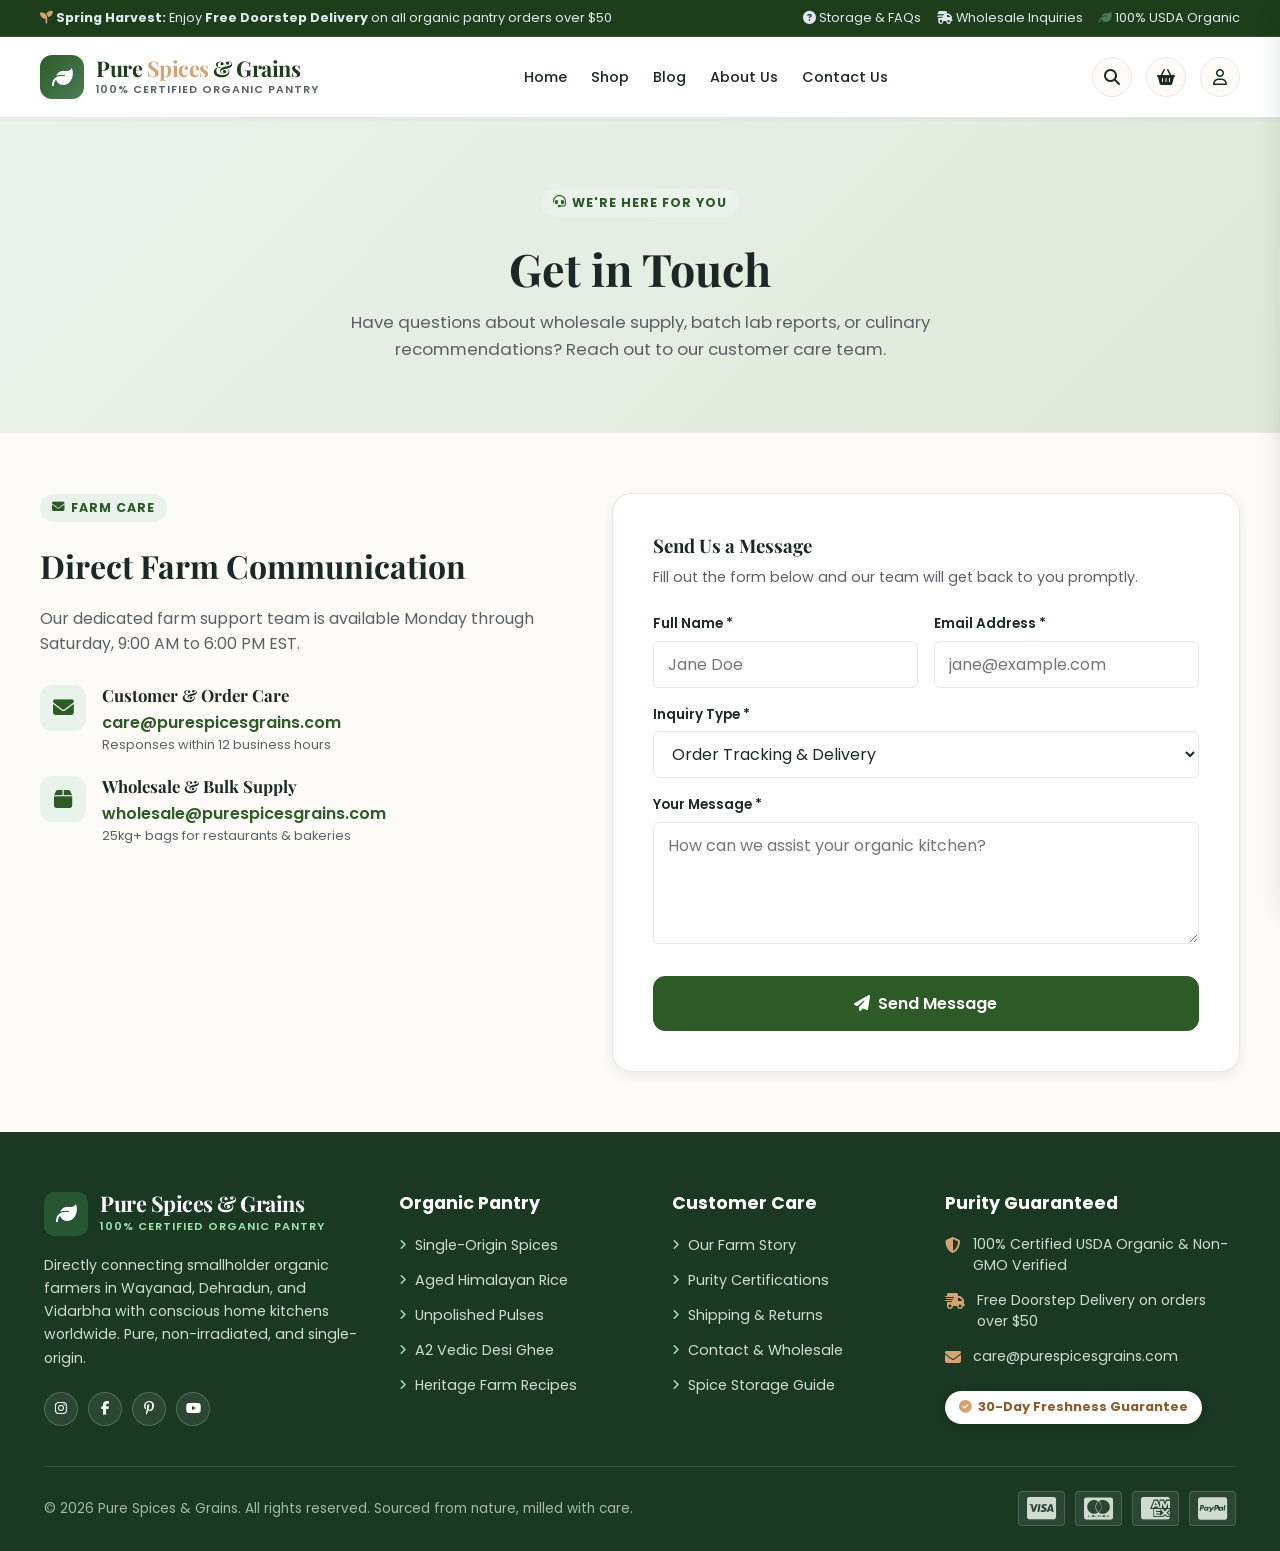
<file: contact.html>
<!DOCTYPE html>
<html lang="en-US">
<head>
  <meta charset="UTF-8">
  <meta name="viewport" content="width=device-width, initial-scale=1.0">
  <link rel="profile" href="https://gmpg.org/xfn/11">
  
  <link rel="preconnect" href="https://fonts.googleapis.com">
  <link rel="preconnect" href="https://fonts.gstatic.com" crossorigin>
  <link href="https://fonts.googleapis.com/css2?family=Playfair+Display:ital,wght@0,400;0,600;0,700;1,400&family=Poppins:ital,wght@0,300;0,400;0,500;0,600;0,700;1,400&display=swap" rel="stylesheet">
  <link rel="stylesheet" href="https://cdnjs.cloudflare.com/ajax/libs/font-awesome/6.5.1/css/all.min.css">
  
  <title>Contact Us &#8211; theme</title>
<meta name='robots' content='max-image-preview:large' />
<link rel='dns-prefetch' href='//fonts.googleapis.com' />
<link rel='dns-prefetch' href='//cdnjs.cloudflare.com' />
<link rel="alternate" title="oEmbed (JSON)" type="application/json+oembed" href="https://themetest.appliancesnest.com/wp-json/oembed/1.0/embed?url=https%3A%2F%2Fthemetest.appliancesnest.com%2Fcontact%2F" />
<link rel="alternate" title="oEmbed (XML)" type="text/xml+oembed" href="https://themetest.appliancesnest.com/wp-json/oembed/1.0/embed?url=https%3A%2F%2Fthemetest.appliancesnest.com%2Fcontact%2F&#038;format=xml" />
<style id="wp-img-auto-sizes-contain-inline-css">
img:is([sizes=auto i],[sizes^="auto," i]){contain-intrinsic-size:3000px 1500px}
/*# sourceURL=wp-img-auto-sizes-contain-inline-css */
</style>
<style id="wp-emoji-styles-inline-css">

	img.wp-smiley, img.emoji {
		display: inline !important;
		border: none !important;
		box-shadow: none !important;
		height: 1em !important;
		width: 1em !important;
		margin: 0 0.07em !important;
		vertical-align: -0.1em !important;
		background: none !important;
		padding: 0 !important;
	}
/*# sourceURL=wp-emoji-styles-inline-css */
</style>
<link rel='stylesheet' id='wp-block-library-css' href='https://themetest.appliancesnest.com/wp-includes/css/dist/block-library/style.min.css?ver=7.1' media='all' />
<style id="classic-theme-styles-inline-css">
/*! This file is auto-generated */
.wp-block-button__link{color:#fff;background-color:#32373c;border-radius:9999px;box-shadow:none;text-decoration:none;padding:calc(.667em + 2px) calc(1.333em + 2px);font-size:1.125em}.wp-block-file__button{background:#32373c;color:#fff;text-decoration:none}
/*# sourceURL=/wp-includes/css/classic-themes.min.css */
</style>
<style id="global-styles-inline-css">
:root{--wp--preset--aspect-ratio--square: 1;--wp--preset--aspect-ratio--4-3: 4/3;--wp--preset--aspect-ratio--3-4: 3/4;--wp--preset--aspect-ratio--3-2: 3/2;--wp--preset--aspect-ratio--2-3: 2/3;--wp--preset--aspect-ratio--16-9: 16/9;--wp--preset--aspect-ratio--9-16: 9/16;--wp--preset--color--black: #000000;--wp--preset--color--cyan-bluish-gray: #abb8c3;--wp--preset--color--white: #ffffff;--wp--preset--color--pale-pink: #f78da7;--wp--preset--color--vivid-red: #cf2e2e;--wp--preset--color--luminous-vivid-orange: #ff6900;--wp--preset--color--luminous-vivid-amber: #fcb900;--wp--preset--color--light-green-cyan: #7bdcb5;--wp--preset--color--vivid-green-cyan: #00d084;--wp--preset--color--pale-cyan-blue: #8ed1fc;--wp--preset--color--vivid-cyan-blue: #0693e3;--wp--preset--color--vivid-purple: #9b51e0;--wp--preset--gradient--vivid-cyan-blue-to-vivid-purple: linear-gradient(135deg,rgb(6,147,227) 0%,rgb(155,81,224) 100%);--wp--preset--gradient--light-green-cyan-to-vivid-green-cyan: linear-gradient(135deg,rgb(122,220,180) 0%,rgb(0,208,130) 100%);--wp--preset--gradient--luminous-vivid-amber-to-luminous-vivid-orange: linear-gradient(135deg,rgb(252,185,0) 0%,rgb(255,105,0) 100%);--wp--preset--gradient--luminous-vivid-orange-to-vivid-red: linear-gradient(135deg,rgb(255,105,0) 0%,rgb(207,46,46) 100%);--wp--preset--gradient--very-light-gray-to-cyan-bluish-gray: linear-gradient(135deg,rgb(238,238,238) 0%,rgb(169,184,195) 100%);--wp--preset--gradient--cool-to-warm-spectrum: linear-gradient(135deg,rgb(74,234,220) 0%,rgb(151,120,209) 20%,rgb(207,42,186) 40%,rgb(238,44,130) 60%,rgb(251,105,98) 80%,rgb(254,248,76) 100%);--wp--preset--gradient--blush-light-purple: linear-gradient(135deg,rgb(255,206,236) 0%,rgb(152,150,240) 100%);--wp--preset--gradient--blush-bordeaux: linear-gradient(135deg,rgb(254,205,165) 0%,rgb(254,45,45) 50%,rgb(107,0,62) 100%);--wp--preset--gradient--luminous-dusk: linear-gradient(135deg,rgb(255,203,112) 0%,rgb(199,81,192) 50%,rgb(65,88,208) 100%);--wp--preset--gradient--pale-ocean: linear-gradient(135deg,rgb(255,245,203) 0%,rgb(182,227,212) 50%,rgb(51,167,181) 100%);--wp--preset--gradient--electric-grass: linear-gradient(135deg,rgb(202,248,128) 0%,rgb(113,206,126) 100%);--wp--preset--gradient--midnight: linear-gradient(135deg,rgb(2,3,129) 0%,rgb(40,116,252) 100%);--wp--preset--font-size--small: 13px;--wp--preset--font-size--medium: 20px;--wp--preset--font-size--large: 36px;--wp--preset--font-size--x-large: 42px;--wp--preset--spacing--20: 0.44rem;--wp--preset--spacing--30: 0.67rem;--wp--preset--spacing--40: 1rem;--wp--preset--spacing--50: 1.5rem;--wp--preset--spacing--60: 2.25rem;--wp--preset--spacing--70: 3.38rem;--wp--preset--spacing--80: 5.06rem;--wp--preset--shadow--natural: 6px 6px 9px rgba(0, 0, 0, 0.2);--wp--preset--shadow--deep: 12px 12px 50px rgba(0, 0, 0, 0.4);--wp--preset--shadow--sharp: 6px 6px 0px rgba(0, 0, 0, 0.2);--wp--preset--shadow--outlined: 6px 6px 0px -3px rgb(255, 255, 255), 6px 6px rgb(0, 0, 0);--wp--preset--shadow--crisp: 6px 6px 0px rgb(0, 0, 0);}.wp-block-button{--wp--preset--dimension--25: 25%;--wp--preset--dimension--50: 50%;--wp--preset--dimension--75: 75%;--wp--preset--dimension--100: 100%;}:where(body) { margin: 0; }:where(.is-layout-flex){gap: 0.5em;}:where(.is-layout-grid){gap: 0.5em;}body .is-layout-flex{display: flex;}.is-layout-flex{flex-wrap: wrap;align-items: center;}.is-layout-flex > :is(*, div){margin: 0;}body .is-layout-grid{display: grid;}.is-layout-grid > :is(*, div){margin: 0;}body{padding-top: 0px;padding-right: 0px;padding-bottom: 0px;padding-left: 0px;}:root :where(.wp-element-button, .wp-block-button__link){background-color: #32373c;border-width: 0;color: #fff;font-family: inherit;font-size: inherit;font-style: inherit;font-weight: inherit;letter-spacing: inherit;line-height: inherit;padding-top: calc(0.667em + 2px);padding-right: calc(1.333em + 2px);padding-bottom: calc(0.667em + 2px);padding-left: calc(1.333em + 2px);text-decoration: none;text-transform: inherit;}.has-black-color{color: var(--wp--preset--color--black) !important;}.has-cyan-bluish-gray-color{color: var(--wp--preset--color--cyan-bluish-gray) !important;}.has-white-color{color: var(--wp--preset--color--white) !important;}.has-pale-pink-color{color: var(--wp--preset--color--pale-pink) !important;}.has-vivid-red-color{color: var(--wp--preset--color--vivid-red) !important;}.has-luminous-vivid-orange-color{color: var(--wp--preset--color--luminous-vivid-orange) !important;}.has-luminous-vivid-amber-color{color: var(--wp--preset--color--luminous-vivid-amber) !important;}.has-light-green-cyan-color{color: var(--wp--preset--color--light-green-cyan) !important;}.has-vivid-green-cyan-color{color: var(--wp--preset--color--vivid-green-cyan) !important;}.has-pale-cyan-blue-color{color: var(--wp--preset--color--pale-cyan-blue) !important;}.has-vivid-cyan-blue-color{color: var(--wp--preset--color--vivid-cyan-blue) !important;}.has-vivid-purple-color{color: var(--wp--preset--color--vivid-purple) !important;}.has-black-background-color{background-color: var(--wp--preset--color--black) !important;}.has-cyan-bluish-gray-background-color{background-color: var(--wp--preset--color--cyan-bluish-gray) !important;}.has-white-background-color{background-color: var(--wp--preset--color--white) !important;}.has-pale-pink-background-color{background-color: var(--wp--preset--color--pale-pink) !important;}.has-vivid-red-background-color{background-color: var(--wp--preset--color--vivid-red) !important;}.has-luminous-vivid-orange-background-color{background-color: var(--wp--preset--color--luminous-vivid-orange) !important;}.has-luminous-vivid-amber-background-color{background-color: var(--wp--preset--color--luminous-vivid-amber) !important;}.has-light-green-cyan-background-color{background-color: var(--wp--preset--color--light-green-cyan) !important;}.has-vivid-green-cyan-background-color{background-color: var(--wp--preset--color--vivid-green-cyan) !important;}.has-pale-cyan-blue-background-color{background-color: var(--wp--preset--color--pale-cyan-blue) !important;}.has-vivid-cyan-blue-background-color{background-color: var(--wp--preset--color--vivid-cyan-blue) !important;}.has-vivid-purple-background-color{background-color: var(--wp--preset--color--vivid-purple) !important;}.has-black-border-color{border-color: var(--wp--preset--color--black) !important;}.has-cyan-bluish-gray-border-color{border-color: var(--wp--preset--color--cyan-bluish-gray) !important;}.has-white-border-color{border-color: var(--wp--preset--color--white) !important;}.has-pale-pink-border-color{border-color: var(--wp--preset--color--pale-pink) !important;}.has-vivid-red-border-color{border-color: var(--wp--preset--color--vivid-red) !important;}.has-luminous-vivid-orange-border-color{border-color: var(--wp--preset--color--luminous-vivid-orange) !important;}.has-luminous-vivid-amber-border-color{border-color: var(--wp--preset--color--luminous-vivid-amber) !important;}.has-light-green-cyan-border-color{border-color: var(--wp--preset--color--light-green-cyan) !important;}.has-vivid-green-cyan-border-color{border-color: var(--wp--preset--color--vivid-green-cyan) !important;}.has-pale-cyan-blue-border-color{border-color: var(--wp--preset--color--pale-cyan-blue) !important;}.has-vivid-cyan-blue-border-color{border-color: var(--wp--preset--color--vivid-cyan-blue) !important;}.has-vivid-purple-border-color{border-color: var(--wp--preset--color--vivid-purple) !important;}.has-vivid-cyan-blue-to-vivid-purple-gradient-background{background: var(--wp--preset--gradient--vivid-cyan-blue-to-vivid-purple) !important;}.has-light-green-cyan-to-vivid-green-cyan-gradient-background{background: var(--wp--preset--gradient--light-green-cyan-to-vivid-green-cyan) !important;}.has-luminous-vivid-amber-to-luminous-vivid-orange-gradient-background{background: var(--wp--preset--gradient--luminous-vivid-amber-to-luminous-vivid-orange) !important;}.has-luminous-vivid-orange-to-vivid-red-gradient-background{background: var(--wp--preset--gradient--luminous-vivid-orange-to-vivid-red) !important;}.has-very-light-gray-to-cyan-bluish-gray-gradient-background{background: var(--wp--preset--gradient--very-light-gray-to-cyan-bluish-gray) !important;}.has-cool-to-warm-spectrum-gradient-background{background: var(--wp--preset--gradient--cool-to-warm-spectrum) !important;}.has-blush-light-purple-gradient-background{background: var(--wp--preset--gradient--blush-light-purple) !important;}.has-blush-bordeaux-gradient-background{background: var(--wp--preset--gradient--blush-bordeaux) !important;}.has-luminous-dusk-gradient-background{background: var(--wp--preset--gradient--luminous-dusk) !important;}.has-pale-ocean-gradient-background{background: var(--wp--preset--gradient--pale-ocean) !important;}.has-electric-grass-gradient-background{background: var(--wp--preset--gradient--electric-grass) !important;}.has-midnight-gradient-background{background: var(--wp--preset--gradient--midnight) !important;}.has-small-font-size{font-size: var(--wp--preset--font-size--small) !important;}.has-medium-font-size{font-size: var(--wp--preset--font-size--medium) !important;}.has-large-font-size{font-size: var(--wp--preset--font-size--large) !important;}.has-x-large-font-size{font-size: var(--wp--preset--font-size--x-large) !important;}
:root :where(.wp-block-icon svg){width: 24px;}
:where(.wp-block-gallery.is-layout-flex){gap: var( --wp--style--gallery-gap-default, var( --gallery-block--gutter-size, var( --wp--style--block-gap, 0.5em ) ) );}:where(.wp-block-gallery.is-layout-grid){gap: var( --wp--style--gallery-gap-default, var( --gallery-block--gutter-size, var( --wp--style--block-gap, 0.5em ) ) );}
:where(.wp-block-latest-posts.is-layout-flex){gap: 1.25em;}:where(.wp-block-latest-posts.is-layout-grid){gap: 1.25em;}
:where(.wp-block-post-template.is-layout-flex){gap: 1.25em;}:where(.wp-block-post-template.is-layout-grid){gap: 1.25em;}
:where(.wp-block-term-template.is-layout-flex){gap: 1.25em;}:where(.wp-block-term-template.is-layout-grid){gap: 1.25em;}
:where(.wp-block-columns.is-layout-flex){gap: 2em;}:where(.wp-block-columns.is-layout-grid){gap: 2em;}
:root :where(.wp-block-pullquote){font-size: 1.5em;line-height: 1.6;}
/*# sourceURL=global-styles-inline-css */
</style>
<link rel='stylesheet' id='woocommerce-layout-css' href='https://themetest.appliancesnest.com/wp-content/plugins/woocommerce/assets/css/woocommerce-layout.css?ver=11.0.1' media='all' />
<link rel='stylesheet' id='woocommerce-smallscreen-css' href='https://themetest.appliancesnest.com/wp-content/plugins/woocommerce/assets/css/woocommerce-smallscreen.css?ver=11.0.1' media='only screen and (max-width: 768px)' />
<link rel='stylesheet' id='woocommerce-general-css' href='https://themetest.appliancesnest.com/wp-content/plugins/woocommerce/assets/css/woocommerce.css?ver=11.0.1' media='all' />
<style id="woocommerce-inline-inline-css">
.woocommerce form .form-row .required { visibility: visible; }
/*# sourceURL=woocommerce-inline-inline-css */
</style>
<link rel='stylesheet' id='psg-google-fonts-css' href='https://fonts.googleapis.com/css2?family=Playfair+Display:ital,wght@0,400;0,600;0,700;1,400&#038;family=Poppins:ital,wght@0,300;0,400;0,500;0,600;0,700;1,400&#038;display=swap' media='all' />
<link rel='stylesheet' id='psg-fontawesome-css' href='https://cdnjs.cloudflare.com/ajax/libs/font-awesome/6.5.1/css/all.min.css?ver=6.5.1' media='all' />
<link rel='stylesheet' id='psg-custom-styles-css' href='https://themetest.appliancesnest.com/wp-content/themes/pure-spices-grains/css/styles.css?ver=2.0.0' media='all' />
<link rel='stylesheet' id='psg-theme-style-css' href='https://themetest.appliancesnest.com/wp-content/themes/pure-spices-grains/style.css?ver=2.0.0' media='all' />
<script id="jquery-core-js" src="https://themetest.appliancesnest.com/wp-includes/js/jquery/jquery.min.js?ver=3.7.1"></script>
<script id="jquery-migrate-js" src="https://themetest.appliancesnest.com/wp-includes/js/jquery/jquery-migrate.min.js?ver=3.4.1"></script>
<script data-wp-strategy="defer" defer id="wc-jquery-blockui-js" src="https://themetest.appliancesnest.com/wp-content/plugins/woocommerce/assets/js/jquery-blockui/jquery.blockUI.min.js?ver=2.7.0-wc.11.0.1"></script>
<script id="wc-add-to-cart-js-extra">
var wc_add_to_cart_params = {"ajax_url":"/wp-admin/admin-ajax.php","wc_ajax_url":"/?wc-ajax=%%endpoint%%","i18n_view_cart":"View cart","cart_url":"https://themetest.appliancesnest.com/cart/","is_cart":"","cart_redirect_after_add":"no"};
//# sourceURL=wc-add-to-cart-js-extra
</script>
<script data-wp-strategy="defer" defer id="wc-add-to-cart-js" src="https://themetest.appliancesnest.com/wp-content/plugins/woocommerce/assets/js/frontend/add-to-cart.min.js?ver=11.0.1"></script>
<script data-wp-strategy="defer" defer id="wc-js-cookie-js" src="https://themetest.appliancesnest.com/wp-content/plugins/woocommerce/assets/js/js-cookie/js.cookie.min.js?ver=2.1.4-wc.11.0.1"></script>
<script id="woocommerce-js-extra">
var woocommerce_params = {"ajax_url":"/wp-admin/admin-ajax.php","wc_ajax_url":"/?wc-ajax=%%endpoint%%","i18n_password_show":"Show password","i18n_password_hide":"Hide password"};
//# sourceURL=woocommerce-js-extra
</script>
<script data-wp-strategy="defer" defer id="woocommerce-js" src="https://themetest.appliancesnest.com/wp-content/plugins/woocommerce/assets/js/frontend/woocommerce.min.js?ver=11.0.1"></script>
<link rel="https://api.w.org/" href="https://themetest.appliancesnest.com/wp-json/" /><link rel="alternate" title="JSON" type="application/json" href="https://themetest.appliancesnest.com/wp-json/wp/v2/pages/103" /><link rel="EditURI" type="application/rsd+xml" title="RSD" href="https://themetest.appliancesnest.com/xmlrpc.php?rsd" />
<meta name="generator" content="WordPress 7.1" />
<meta name="generator" content="WooCommerce 11.0.1" />
<link rel="canonical" href="contact.html" />
<link rel='shortlink' href='https://themetest.appliancesnest.com/?p=103' />
	<noscript><style>.woocommerce-product-gallery{ opacity: 1 !important; }</style></noscript>
	<meta name="generator" content="Elementor 4.2.3; features: e_font_icon_svg, additional_custom_breakpoints; settings: css_print_method-external, google_font-enabled, font_display-swap">
			<style>
				.e-con.e-parent:nth-of-type(n+4):not(.e-lazyloaded):not(.e-no-lazyload),
				.e-con.e-parent:nth-of-type(n+4):not(.e-lazyloaded):not(.e-no-lazyload) * {
					background-image: none !important;
				}
				@media screen and (max-height: 1024px) {
					.e-con.e-parent:nth-of-type(n+3):not(.e-lazyloaded):not(.e-no-lazyload),
					.e-con.e-parent:nth-of-type(n+3):not(.e-lazyloaded):not(.e-no-lazyload) * {
						background-image: none !important;
					}
				}
				@media screen and (max-height: 640px) {
					.e-con.e-parent:nth-of-type(n+2):not(.e-lazyloaded):not(.e-no-lazyload),
					.e-con.e-parent:nth-of-type(n+2):not(.e-lazyloaded):not(.e-no-lazyload) * {
						background-image: none !important;
					}
				}
			</style>
			
            <link rel="preconnect" href="https://fonts.googleapis.com">
            <link rel="preconnect" href="https://fonts.gstatic.com" crossorigin>
            <link href="https://fonts.googleapis.com/css2?family=Plus+Jakarta+Sans:wght@300;400;500;600;700;800&family=Playfair+Display:ital,wght@0,600;0,700;1,400&display=swap" rel="stylesheet">
            <link rel="stylesheet" href="https://cdnjs.cloudflare.com/ajax/libs/font-awesome/6.5.1/css/all.min.css">
            <link rel="stylesheet" href="css/styles.css">
            <style>
              /* Full visibility and clean alignment */
              html { margin-top: 0 !important; }
              #wpadminbar { display: none !important; }
              .reveal { opacity: 1 !important; transform: none !important; }
              /* ==========================================================================
   PURE SPICES & GRAINS - MASTER STYLESHEET
   Design System: Organic, Earthy, Premium Farm-to-Table E-Commerce
   ========================================================================== */

:root {
  /* Primary Color Palette */
  --color-forest: #2D5A27;        /* Primary Brand Green */
  --color-forest-dark: #1E3D1A;   /* Deep Evergreen */
  --color-forest-light: #3D7A35;  /* Vibrant Leaf Green */
  --color-sage: #4A7C59;          /* Secondary Accent */
  --color-sage-light: #EAF2EC;    /* Soft Tint Background */
  
  /* Accent & Earth Tones */
  --color-amber: #D4A373;         /* Harvest Gold / Warm Amber */
  --color-amber-light: #FEF9F3;   /* Light Gold Tint */
  --color-terracotta: #C86446;    /* Spice Red / Discount Badges */
  --color-cream: #FDFBF7;         /* Warm Paper / Page Background */
  --color-white: #FFFFFF;
  
  /* Neutrals & Typography */
  --color-dark-roast: #1C2826;    /* Primary Text Dark */
  --color-charcoal: #2B2D2F;      /* Secondary Headings */
  --color-text-muted: #5A6065;    /* Body Copy Muted */
  --color-text-light: #8E959B;    /* Subtle Subtext */
  --color-border: #E5E7EB;        /* Clean Card Borders */
  --color-border-dark: #D1D5DB;
  
  /* Typography */
  --font-serif: 'Playfair Display', Georgia, serif;
  --font-sans: 'Poppins', -apple-system, BlinkMacSystemFont, 'Segoe UI', Roboto, sans-serif;
  
  /* Shadows & Elevations */
  --shadow-sm: 0 2px 4px rgba(28, 40, 38, 0.04);
  --shadow-md: 0 4px 12px rgba(28, 40, 38, 0.08);
  --shadow-lg: 0 10px 25px rgba(28, 40, 38, 0.12);
  --shadow-hover: 0 12px 30px rgba(45, 90, 39, 0.15);
  
  /* Layout Dimensions */
  --header-height: 80px;
  --max-width: 1240px;
  --radius-sm: 6px;
  --radius-md: 12px;
  --radius-lg: 18px;
  --radius-full: 9999px;
  --transition-fast: 0.2s ease;
  --transition-normal: 0.3s ease;
}

/* Base Resets */
*, *::before, *::after {
  box-sizing: border-box;
  margin: 0;
  padding: 0;
}

html {
  scroll-behavior: smooth;
  font-size: 16px;
}

body {
  font-family: var(--font-sans);
  background-color: var(--color-cream);
  color: var(--color-dark-roast);
  line-height: 1.6;
  -webkit-font-smoothing: antialiased;
  overflow-x: hidden;
}

img {
  max-width: 100%;
  height: auto;
  display: block;
}

a {
  color: inherit;
  text-decoration: none;
  transition: color var(--transition-fast);
}

button, input, select, textarea {
  font-family: inherit;
  font-size: inherit;
  outline: none;
}

/* Typography Headings */
h1, h2, h3, h4, h5, h6 {
  font-family: var(--font-serif);
  color: var(--color-dark-roast);
  line-height: 1.25;
  font-weight: 700;
}

.container {
  width: 100%;
  max-width: var(--max-width);
  margin: 0 auto;
  padding: 0 20px;
}

/* ==========================================================================
   HEADER & NAVIGATION (FIXED FLEX ROW)
   ========================================================================== */
.announcement-bar {
  background: var(--color-forest-dark);
  color: #E2E8F0;
  font-size: 0.8rem;
  padding: 8px 0;
  border-bottom: 1px solid rgba(255,255,255,0.1);
}

.announcement-inner {
  display: flex;
  justify-content: space-between;
  align-items: center;
  flex-wrap: wrap;
  gap: 10px;
}

.announcement-meta {
  display: flex;
  align-items: center;
  gap: 16px;
}

.announcement-meta a:hover {
  color: var(--color-amber);
}

.main-header {
  background: var(--color-white);
  border-bottom: 1px solid var(--color-border);
  position: sticky;
  top: 0;
  z-index: 100;
  transition: all var(--transition-normal);
  box-shadow: var(--shadow-sm);
}

.main-header.is-scrolled {
  box-shadow: var(--shadow-md);
}

.header-inner {
  display: flex;
  align-items: center;
  justify-content: space-between;
  height: var(--header-height);
  gap: 20px;
}

/* Brand Logo */
.brand-logo {
  display: flex;
  align-items: center;
  gap: 12px;
  text-decoration: none;
  flex-shrink: 0;
}

.brand-icon {
  width: 44px;
  height: 44px;
  background: linear-gradient(135deg, var(--color-forest), var(--color-sage));
  color: var(--color-white);
  border-radius: var(--radius-md);
  display: flex;
  align-items: center;
  justify-content: center;
  font-size: 1.3rem;
  box-shadow: var(--shadow-sm);
}

.brand-text {
  display: flex;
  flex-direction: column;
}

.brand-title {
  font-family: var(--font-serif);
  font-size: 1.35rem;
  font-weight: 700;
  color: var(--color-forest-dark);
  line-height: 1.1;
  letter-spacing: -0.5px;
}

.brand-title span {
  color: var(--color-amber);
}

.brand-tagline {
  font-size: 0.68rem;
  color: var(--color-text-muted);
  text-transform: uppercase;
  letter-spacing: 1px;
  font-weight: 600;
}

/* Navigation Menu (Horizontal Flex Enforced) */
.nav-menu,
.nav-menu .menu-primary-container {
  display: flex !important;
  align-items: center !important;
}

.nav-menu-list,
.nav-menu .menu-primary-container ul,
.nav-menu ul {
  display: flex !important;
  flex-direction: row !important;
  align-items: center !important;
  gap: 1.5rem !important;
  list-style: none !important;
  margin: 0 !important;
  padding: 0 !important;
}

.nav-menu-list li,
.nav-menu ul li {
  display: inline-flex !important;
  align-items: center !important;
  margin: 0 !important;
  padding: 0 !important;
}

.nav-link,
.nav-menu ul li a {
  font-size: 0.9rem;
  font-weight: 500;
  color: var(--color-dark-roast);
  padding: 8px 0;
  position: relative;
  text-decoration: none;
  white-space: nowrap;
}

.nav-link:hover,
.nav-link.active,
.nav-menu ul li a:hover {
  color: var(--color-forest);
}

.nav-link::after {
  content: '';
  position: absolute;
  bottom: 0;
  left: 0;
  width: 0;
  height: 2px;
  background: var(--color-forest);
  transition: width var(--transition-fast);
}

.nav-link:hover::after,
.nav-link.active::after {
  width: 100%;
}

/* Header Actions */
.header-actions {
  display: flex;
  align-items: center;
  gap: 14px;
  flex-shrink: 0;
}

.action-btn {
  width: 40px;
  height: 40px;
  border-radius: var(--radius-full);
  background: var(--color-cream);
  border: 1px solid var(--color-border);
  color: var(--color-dark-roast);
  display: flex;
  align-items: center;
  justify-content: center;
  cursor: pointer;
  position: relative;
  transition: all var(--transition-fast);
}

.action-btn:hover {
  background: var(--color-forest);
  color: var(--color-white);
  border-color: var(--color-forest);
}

.action-badge {
  position: absolute;
  top: -4px;
  right: -4px;
  background: var(--color-terracotta);
  color: var(--color-white);
  font-size: 0.65rem;
  font-weight: 700;
  min-width: 18px;
  height: 18px;
  border-radius: var(--radius-full);
  display: flex;
  align-items: center;
  justify-content: center;
  padding: 0 4px;
}

.mobile-toggle {
  display: none;
  background: none;
  border: none;
  font-size: 1.4rem;
  color: var(--color-dark-roast);
  cursor: pointer;
}

/* Mobile Drawer */
.mobile-nav-drawer {
  position: fixed;
  top: 0;
  left: 0;
  width: 100%;
  height: 100%;
  background: rgba(0,0,0,0.5);
  z-index: 999;
  visibility: hidden;
  opacity: 0;
  transition: all var(--transition-normal);
}

.mobile-nav-drawer.open {
  visibility: visible;
  opacity: 1;
}

.mobile-nav-content {
  width: 80%;
  max-width: 320px;
  height: 100%;
  background: var(--color-white);
  padding: 24px;
  transform: translateX(-100%);
  transition: transform var(--transition-normal);
  display: flex;
  flex-direction: column;
}

.mobile-nav-drawer.open .mobile-nav-content {
  transform: translateX(0);
}

.mobile-nav-links {
  list-style: none;
  display: flex;
  flex-direction: column;
  gap: 16px;
  margin-top: 24px;
}

.mobile-nav-links a {
  font-size: 1.05rem;
  font-weight: 600;
  color: var(--color-dark-roast);
  display: flex;
  align-items: center;
  gap: 10px;
}

.mobile-nav-links a:hover,
.mobile-nav-links a.active {
  color: var(--color-forest);
}

/* ==========================================================================
   BUTTONS & BADGES
   ========================================================================== */
.btn {
  display: inline-flex;
  align-items: center;
  justify-content: center;
  gap: 8px;
  padding: 12px 24px;
  border-radius: var(--radius-md);
  font-weight: 600;
  font-size: 0.9rem;
  cursor: pointer;
  transition: all var(--transition-fast);
  border: 1px solid transparent;
  text-decoration: none;
}

.btn-primary {
  background: var(--color-forest);
  color: var(--color-white);
  border-color: var(--color-forest);
}

.btn-primary:hover {
  background: var(--color-forest-dark);
  border-color: var(--color-forest-dark);
  box-shadow: var(--shadow-md);
  transform: translateY(-1px);
}

.btn-secondary {
  background: var(--color-white);
  color: var(--color-forest);
  border-color: var(--color-forest);
}

.btn-secondary:hover {
  background: var(--color-sage-light);
  color: var(--color-forest-dark);
}

.btn-gold {
  background: var(--color-amber);
  color: var(--color-white);
}

.btn-gold:hover {
  background: #c38f5f;
  color: var(--color-white);
}

.btn-outline {
  background: transparent;
  border-color: var(--color-border);
  color: var(--color-dark-roast);
}

.btn-outline:hover {
  border-color: var(--color-forest);
  color: var(--color-forest);
}

.btn-lg {
  padding: 14px 30px;
  font-size: 1rem;
  border-radius: var(--radius-md);
}

.btn-sm {
  padding: 8px 16px;
  font-size: 0.8rem;
  border-radius: var(--radius-sm);
}

.btn-block {
  width: 100%;
}

.section-badge {
  display: inline-flex;
  align-items: center;
  gap: 6px;
  font-size: 0.78rem;
  font-weight: 700;
  text-transform: uppercase;
  letter-spacing: 1px;
  padding: 4px 12px;
  border-radius: var(--radius-full);
  background: var(--color-sage-light);
  color: var(--color-forest);
  margin-bottom: 12px;
}

.badge-tag {
  display: inline-flex;
  align-items: center;
  padding: 3px 8px;
  border-radius: var(--radius-sm);
  font-size: 0.7rem;
  font-weight: 700;
}

.badge-soft {
  background: var(--color-sage-light);
  color: var(--color-forest);
}

.badge-gold {
  background: var(--color-amber-light);
  color: #B27B44;
  border: 1px solid rgba(212, 163, 115, 0.3);
}

.badge-terracotta {
  background: #FDF2F0;
  color: var(--color-terracotta);
}

/* ==========================================================================
   SECTIONS, HERO & CARDS
   ========================================================================== */
.section {
  padding: 60px 0;
}

.section-bg-white {
  background: var(--color-white);
}

.section-header {
  text-align: center;
  max-width: 650px;
  margin: 0 auto 40px auto;
}

.section-title {
  font-size: 2.2rem;
  color: var(--color-dark-roast);
  margin-bottom: 10px;
}

.section-subtitle {
  color: var(--color-text-muted);
  font-size: 0.95rem;
}

/* Hero Slider */
.hero-slider-section {
  background: linear-gradient(135deg, #F5F9F4 0%, #EBF4E9 100%);
  padding: 60px 0;
  position: relative;
  overflow: hidden;
  border-bottom: 1px solid var(--color-border);
}

.hero-slide {
  display: none;
}

.hero-slide.active {
  display: block;
}

.hero-grid {
  display: grid;
  grid-template-columns: 1.15fr 0.85fr;
  gap: 40px;
  align-items: center;
}

.hero-title {
  font-size: 3.2rem;
  line-height: 1.15;
  color: var(--color-forest-dark);
  margin-bottom: 16px;
}

.hero-highlight {
  color: var(--color-amber);
}

.hero-desc {
  font-size: 1.05rem;
  color: var(--color-text-muted);
  margin-bottom: 28px;
  max-width: 540px;
}

.hero-buttons {
  display: flex;
  gap: 14px;
  margin-bottom: 32px;
  flex-wrap: wrap;
}

.hero-badges-row {
  display: flex;
  gap: 20px;
  flex-wrap: wrap;
}

.hero-badge-item {
  display: flex;
  align-items: center;
  gap: 6px;
  font-size: 0.82rem;
  font-weight: 600;
  color: var(--color-forest-dark);
}

.hero-badge-item i {
  color: var(--color-forest);
}

.hero-image-wrapper {
  position: relative;
}

.hero-img-card {
  border-radius: var(--radius-lg);
  overflow: hidden;
  box-shadow: var(--shadow-lg);
  position: relative;
}

.hero-img-card img {
  width: 100%;
  height: 420px;
  object-fit: cover;
}

.hero-floating-card {
  position: absolute;
  bottom: -15px;
  left: -15px;
  background: var(--color-white);
  padding: 14px 20px;
  border-radius: var(--radius-md);
  box-shadow: var(--shadow-lg);
  display: flex;
  align-items: center;
  gap: 12px;
  border: 1px solid var(--color-border);
}

.floating-icon {
  width: 38px;
  height: 38px;
  border-radius: 50%;
  background: var(--color-sage-light);
  color: var(--color-forest);
  display: flex;
  align-items: center;
  justify-content: center;
  font-size: 1.1rem;
}

.floating-title {
  font-weight: 700;
  font-size: 0.9rem;
}

.floating-sub {
  font-size: 0.75rem;
  color: var(--color-text-muted);
}

.slider-controls {
  display: flex;
  align-items: center;
  justify-content: center;
  gap: 16px;
  margin-top: 30px;
}

.slider-btn {
  width: 36px;
  height: 36px;
  border-radius: 50%;
  background: var(--color-white);
  border: 1px solid var(--color-border);
  color: var(--color-dark-roast);
  cursor: pointer;
  display: flex;
  align-items: center;
  justify-content: center;
  transition: all var(--transition-fast);
}

.slider-btn:hover {
  background: var(--color-forest);
  color: var(--color-white);
}

.slider-dots {
  display: flex;
  gap: 8px;
}

.slider-dots .dot {
  width: 10px;
  height: 10px;
  border-radius: 50%;
  background: #CBD5E1;
  cursor: pointer;
  transition: all var(--transition-fast);
}

.slider-dots .dot.active {
  background: var(--color-forest);
  width: 24px;
  border-radius: var(--radius-full);
}

/* Trust Bar */
.trust-bar {
  background: var(--color-white);
  padding: 24px 0;
  border-bottom: 1px solid var(--color-border);
}

.trust-grid {
  display: grid;
  grid-template-columns: repeat(auto-fit, minmax(220px, 1fr));
  gap: 20px;
}

.trust-item {
  display: flex;
  align-items: center;
  gap: 14px;
}

.trust-icon {
  width: 44px;
  height: 44px;
  border-radius: 50%;
  background: var(--color-sage-light);
  color: var(--color-forest);
  display: flex;
  align-items: center;
  justify-content: center;
  font-size: 1.2rem;
  flex-shrink: 0;
}

.trust-info h4 {
  font-family: var(--font-sans);
  font-size: 0.95rem;
  margin-bottom: 2px;
}

.trust-info p {
  font-size: 0.8rem;
  color: var(--color-text-muted);
  margin: 0;
}

/* Category Cards */
.categories-grid {
  display: grid;
  grid-template-columns: repeat(auto-fit, minmax(260px, 1fr));
  gap: 24px;
}

.category-card {
  background: var(--color-white);
  border-radius: var(--radius-md);
  overflow: hidden;
  border: 1px solid var(--color-border);
  box-shadow: var(--shadow-sm);
  transition: all var(--transition-normal);
  display: flex;
  flex-direction: column;
}

.category-card:hover {
  transform: translateY(-4px);
  box-shadow: var(--shadow-hover);
  border-color: var(--color-sage);
}

.category-img-box {
  height: 200px;
  position: relative;
  overflow: hidden;
}

.category-img-box img {
  width: 100%;
  height: 100%;
  object-fit: cover;
  transition: transform 0.5s ease;
}

.category-card:hover .category-img-box img {
  transform: scale(1.05);
}

.category-count {
  position: absolute;
  top: 12px;
  right: 12px;
  background: rgba(28, 40, 38, 0.8);
  color: #fff;
  font-size: 0.72rem;
  font-weight: 600;
  padding: 3px 8px;
  border-radius: var(--radius-sm);
  backdrop-filter: blur(4px);
}

.category-info {
  padding: 20px;
  flex: 1;
  display: flex;
  flex-direction: column;
}

.category-name {
  font-size: 1.25rem;
  margin-bottom: 6px;
  color: var(--color-forest-dark);
}

.category-desc {
  font-size: 0.85rem;
  color: var(--color-text-muted);
  margin-bottom: 16px;
  flex-grow: 1;
}

.category-link {
  font-size: 0.85rem;
  font-weight: 600;
  color: var(--color-forest);
  display: inline-flex;
  align-items: center;
  gap: 6px;
}

/* ==========================================================================
   PRODUCT CARDS & GRIDS
   ========================================================================== */
.products-grid {
  display: grid;
  grid-template-columns: repeat(auto-fill, minmax(260px, 1fr));
  gap: 24px;
}

.product-card {
  background: var(--color-white);
  border: 1px solid var(--color-border);
  border-radius: var(--radius-md);
  overflow: hidden;
  box-shadow: var(--shadow-sm);
  position: relative;
  display: flex;
  flex-direction: column;
  transition: all var(--transition-normal);
}

.product-card:hover {
  transform: translateY(-4px);
  box-shadow: var(--shadow-hover);
  border-color: var(--color-sage);
}

.product-badge-float {
  position: absolute;
  top: 12px;
  left: 12px;
  z-index: 2;
  background: var(--color-terracotta);
  color: #fff;
}

.product-wishlist-btn {
  position: absolute;
  top: 12px;
  right: 12px;
  z-index: 2;
  width: 32px;
  height: 32px;
  border-radius: 50%;
  background: var(--color-white);
  border: 1px solid var(--color-border);
  color: var(--color-text-muted);
  cursor: pointer;
  display: flex;
  align-items: center;
  justify-content: center;
  transition: all var(--transition-fast);
}

.product-wishlist-btn:hover,
.product-wishlist-btn.active {
  color: var(--color-terracotta);
  background: #FFF5F5;
}

.product-image-box {
  height: 220px;
  position: relative;
  overflow: hidden;
  background: #F9FAFB;
}

.product-image-box img {
  width: 100%;
  height: 100%;
  object-fit: cover;
  transition: transform 0.4s ease;
}

.product-card:hover .product-image-box img {
  transform: scale(1.05);
}

.product-quick-view-overlay {
  position: absolute;
  bottom: 0;
  left: 0;
  width: 100%;
  padding: 10px;
  background: rgba(255, 255, 255, 0.9);
  backdrop-filter: blur(4px);
  display: flex;
  justify-content: center;
  transform: translateY(100%);
  transition: transform var(--transition-fast);
}

.product-card:hover .product-quick-view-overlay {
  transform: translateY(0);
}

.btn-quick-view {
  font-size: 0.78rem;
  font-weight: 600;
  color: var(--color-forest);
  background: none;
  border: none;
  cursor: pointer;
  display: inline-flex;
  align-items: center;
  gap: 6px;
}

.product-body {
  padding: 18px;
  display: flex;
  flex-direction: column;
  flex: 1;
}

.product-category-tag {
  font-size: 0.72rem;
  font-weight: 600;
  text-transform: uppercase;
  color: var(--color-sage);
  margin-bottom: 4px;
}

.product-name {
  font-family: var(--font-sans);
  font-size: 1.05rem;
  font-weight: 600;
  margin-bottom: 6px;
  line-height: 1.3;
}

.product-rating-row {
  display: flex;
  align-items: center;
  gap: 6px;
  font-size: 0.78rem;
  color: var(--color-dark-roast);
  margin-bottom: 12px;
}

.product-rating-row .stars {
  color: #F59E0B;
}

.rating-count {
  color: var(--color-text-light);
}

.weight-selector-label {
  font-size: 0.72rem;
  font-weight: 600;
  color: var(--color-text-muted);
  text-transform: uppercase;
  margin-bottom: 6px;
}

.weight-options {
  display: flex;
  gap: 6px;
  flex-wrap: wrap;
  margin-bottom: 16px;
}

.weight-chip {
  font-size: 0.75rem;
  padding: 3px 8px;
  border-radius: var(--radius-sm);
  border: 1px solid var(--color-border);
  background: var(--color-cream);
  color: var(--color-dark-roast);
  cursor: pointer;
  transition: all var(--transition-fast);
}

.weight-chip:hover,
.weight-chip.active {
  background: var(--color-forest);
  color: var(--color-white);
  border-color: var(--color-forest);
}

.product-card-footer {
  margin-top: auto;
  padding-top: 12px;
  border-top: 1px solid var(--color-border);
  display: flex;
  align-items: center;
  justify-content: space-between;
}

.product-price-box {
  display: flex;
  flex-direction: column;
}

.product-price-current {
  font-size: 1.25rem;
  font-weight: 700;
  color: var(--color-forest);
}

.product-price-unit {
  font-size: 0.7rem;
  color: var(--color-text-light);
}

.btn-add-cart {
  padding: 8px 14px;
  border-radius: var(--radius-sm);
  background: var(--color-forest);
  color: var(--color-white);
  border: none;
  font-weight: 600;
  font-size: 0.8rem;
  cursor: pointer;
  display: inline-flex;
  align-items: center;
  gap: 6px;
  transition: all var(--transition-fast);
}

.btn-add-cart:hover {
  background: var(--color-forest-dark);
}

/* ==========================================================================
   WHY US, TESTIMONIALS & DEALS
   ========================================================================== */
.why-us-grid {
  display: grid;
  grid-template-columns: repeat(auto-fit, minmax(240px, 1fr));
  gap: 24px;
}

.why-card {
  background: var(--color-white);
  padding: 28px 24px;
  border-radius: var(--radius-md);
  border: 1px solid var(--color-border);
  box-shadow: var(--shadow-sm);
  text-align: center;
}

.why-icon-box {
  width: 56px;
  height: 56px;
  margin: 0 auto 16px auto;
  border-radius: 50%;
  background: var(--color-sage-light);
  color: var(--color-forest);
  display: flex;
  align-items: center;
  justify-content: center;
  font-size: 1.4rem;
}

.why-title {
  font-family: var(--font-sans);
  font-size: 1.1rem;
  margin-bottom: 8px;
}

.why-desc {
  font-size: 0.85rem;
  color: var(--color-text-muted);
  line-height: 1.6;
}

/* Deal Countdown */
.deal-timer-container {
  margin: 20px 0;
}

.deal-timer-label {
  font-size: 0.85rem;
  font-weight: 600;
  color: var(--color-dark-roast);
  margin-bottom: 8px;
}

.deal-countdown {
  display: flex;
  align-items: center;
  gap: 8px;
}

.countdown-box {
  background: var(--color-forest-dark);
  color: #fff;
  padding: 8px 12px;
  border-radius: var(--radius-sm);
  min-width: 54px;
  text-align: center;
}

.countdown-box .time-num {
  font-size: 1.3rem;
  font-weight: 700;
  display: block;
}

.countdown-box .time-label {
  font-size: 0.65rem;
  text-transform: uppercase;
  opacity: 0.8;
}

.countdown-sep {
  font-size: 1.2rem;
  font-weight: 700;
  color: var(--color-forest-dark);
}

/* ==========================================================================
   FOOTER COMPONENT
   ========================================================================== */
.site-footer {
  background: var(--color-forest-dark);
  color: #E2E8F0;
  padding: 60px 0 20px 0;
  border-top: 1px solid rgba(255,255,255,0.1);
}

.footer-grid {
  display: grid;
  grid-template-columns: 1.4fr 1fr 1fr 1.2fr;
  gap: 40px;
  margin-bottom: 40px;
}

.footer-desc {
  font-size: 0.88rem;
  color: #CBD5E1;
  line-height: 1.6;
  margin-bottom: 20px;
}

.footer-socials {
  display: flex;
  gap: 10px;
}

.social-icon-btn {
  width: 36px;
  height: 36px;
  border-radius: 50%;
  background: rgba(255,255,255,0.1);
  color: #fff;
  display: flex;
  align-items: center;
  justify-content: center;
  transition: all var(--transition-fast);
}

.social-icon-btn:hover {
  background: var(--color-amber);
  color: #fff;
}

.footer-heading {
  color: #fff;
  font-family: var(--font-sans);
  font-size: 1.05rem;
  margin-bottom: 16px;
}

.footer-links {
  list-style: none;
  display: flex;
  flex-direction: column;
  gap: 10px;
}

.footer-links a {
  color: #CBD5E1;
  font-size: 0.88rem;
  display: flex;
  align-items: center;
  gap: 6px;
}

.footer-links a:hover {
  color: var(--color-amber);
  transform: translateX(3px);
}

.footer-contact-item {
  display: flex;
  align-items: flex-start;
  gap: 10px;
  font-size: 0.88rem;
  color: #CBD5E1;
  margin-bottom: 12px;
}

.footer-contact-item i {
  color: var(--color-amber);
  margin-top: 4px;
}

.footer-bottom {
  border-top: 1px solid rgba(255,255,255,0.1);
  padding-top: 20px;
  display: flex;
  justify-content: space-between;
  align-items: center;
  font-size: 0.8rem;
  color: #94A3B8;
  flex-wrap: wrap;
  gap: 12px;
}

.footer-badges {
  display: flex;
  align-items: center;
  gap: 10px;
}

.footer-badge-icon {
  font-size: 1.5rem;
  color: #CBD5E1;
}

/* ==========================================================================
   CART DRAWER & MODALS
   ========================================================================== */
.cart-drawer-overlay {
  position: fixed;
  top: 0;
  left: 0;
  width: 100%;
  height: 100%;
  background: rgba(0, 0, 0, 0.6);
  backdrop-filter: blur(2px);
  z-index: 1000;
  visibility: hidden;
  opacity: 0;
  transition: all var(--transition-normal);
}

.cart-drawer-overlay.open {
  visibility: visible;
  opacity: 1;
}

.cart-drawer {
  position: fixed;
  top: 0;
  right: 0;
  width: 100%;
  max-width: 420px;
  height: 100%;
  background: var(--color-white);
  z-index: 1001;
  transform: translateX(100%);
  transition: transform var(--transition-normal);
  display: flex;
  flex-direction: column;
  box-shadow: var(--shadow-lg);
}

.cart-drawer.open {
  transform: translateX(0);
}

.cart-drawer-header {
  padding: 18px 24px;
  border-bottom: 1px solid var(--color-border);
  display: flex;
  align-items: center;
  justify-content: space-between;
}

.modal-close-btn {
  background: none;
  border: none;
  font-size: 1.2rem;
  color: var(--color-text-muted);
  cursor: pointer;
}

.cart-drawer-items {
  flex: 1;
  overflow-y: auto;
  padding: 20px;
  display: flex;
  flex-direction: column;
  gap: 16px;
}

.cart-drawer-footer {
  padding: 20px 24px;
  border-top: 1px solid var(--color-border);
  background: #FAFAFA;
}

/* Back to Top */
.back-to-top {
  position: fixed;
  bottom: 24px;
  right: 24px;
  width: 44px;
  height: 44px;
  border-radius: 50%;
  background: var(--color-forest);
  color: #fff;
  border: none;
  cursor: pointer;
  display: flex;
  align-items: center;
  justify-content: center;
  box-shadow: var(--shadow-md);
  z-index: 90;
  opacity: 0;
  visibility: hidden;
  transition: all var(--transition-fast);
}

.back-to-top.visible {
  opacity: 1;
  visibility: visible;
}

/* Modals */
.modal-backdrop {
  position: fixed;
  top: 0;
  left: 0;
  width: 100%;
  height: 100%;
  background: rgba(0, 0, 0, 0.6);
  z-index: 1050;
  display: flex;
  align-items: center;
  justify-content: center;
  padding: 20px;
  visibility: hidden;
  opacity: 0;
  transition: all var(--transition-fast);
}

.modal-backdrop.open {
  visibility: visible;
  opacity: 1;
}

.modal-card {
  background: var(--color-white);
  border-radius: var(--radius-lg);
  max-height: 90vh;
  overflow-y: auto;
  width: 100%;
  position: relative;
  box-shadow: var(--shadow-lg);
}

/* Form Controls */
.form-control {
  width: 100%;
  padding: 10px 14px;
  border: 1px solid var(--color-border);
  border-radius: var(--radius-sm);
  background: var(--color-white);
  color: var(--color-dark-roast);
  transition: border-color var(--transition-fast);
}

.form-control:focus {
  border-color: var(--color-forest);
}

.form-label {
  display: block;
  font-size: 0.85rem;
  font-weight: 600;
  margin-bottom: 6px;
}

/* Toast Notifications */
#toast-container {
  position: fixed;
  bottom: 24px;
  left: 24px;
  z-index: 9999;
  display: flex;
  flex-direction: column;
  gap: 10px;
}

.toast {
  padding: 12px 20px;
  background: var(--color-dark-roast);
  color: #fff;
  border-radius: var(--radius-sm);
  font-size: 0.88rem;
  box-shadow: var(--shadow-lg);
  display: flex;
  align-items: center;
  gap: 10px;
}

.toast-success { background: var(--color-forest); }
.toast-danger { background: var(--color-terracotta); }

/* Responsive Media Queries */
@media (max-width: 992px) {
  .nav-menu { display: none !important; }
  .mobile-toggle { display: inline-flex !important; align-items: center; justify-content: center; }
  .hero-grid { grid-template-columns: 1fr; }
  .hero-title { font-size: 2.5rem; }
  .footer-grid { grid-template-columns: 1fr 1fr; }
}

@media (max-width: 768px) {
  html, body {
    overflow-x: hidden !important;
    max-width: 100vw !important;
    width: 100% !important;
  }

  .container {
    padding-left: 12px !important;
    padding-right: 12px !important;
    width: 100% !important;
    max-width: 100% !important;
    box-sizing: border-box !important;
  }

  .announcement-bar {
    padding: 6px 0 !important;
    font-size: 0.72rem !important;
  }

  .announcement-inner {
    justify-content: center !important;
    text-align: center !important;
  }

  .announcement-meta {
    display: none !important;
  }

  .announcement-text {
    width: 100% !important;
    text-align: center !important;
    font-size: 0.73rem !important;
    line-height: 1.3 !important;
  }

  .main-header {
    width: 100% !important;
    max-width: 100vw !important;
  }

  .header-inner {
    height: 58px !important;
    gap: 8px !important;
    padding: 0 !important;
    width: 100% !important;
    justify-content: space-between !important;
  }

  .brand-logo {
    gap: 8px !important;
    min-width: 0 !important;
    flex-shrink: 1 !important;
  }

  .brand-icon {
    width: 34px !important;
    height: 34px !important;
    font-size: 1rem !important;
    border-radius: 8px !important;
    flex-shrink: 0 !important;
  }

  .brand-title {
    font-size: 1.05rem !important;
    white-space: nowrap !important;
    line-height: 1.1 !important;
    letter-spacing: -0.3px !important;
  }

  .brand-tagline {
    display: none !important;
  }

  .header-actions {
    gap: 6px !important;
    flex-shrink: 0 !important;
  }

  .action-btn {
    width: 34px !important;
    height: 34px !important;
    font-size: 0.85rem !important;
    flex-shrink: 0 !important;
  }

  .mobile-toggle {
    width: 34px !important;
    height: 34px !important;
    font-size: 1.15rem !important;
    padding: 0 !important;
    flex-shrink: 0 !important;
    margin-left: 2px !important;
  }

  .hero-title {
    font-size: 2.1rem !important;
  }

  .hero-desc {
    font-size: 0.95rem !important;
  }

  .deal-grid {
    grid-template-columns: 1fr !important;
  }

  .deal-card-wrapper {
    padding: 24px 18px !important;
  }
}

@media (max-width: 480px) {
  .brand-title {
    font-size: 0.95rem !important;
  }

  .brand-icon {
    width: 30px !important;
    height: 30px !important;
    font-size: 0.9rem !important;
  }

  .header-actions {
    gap: 4px !important;
  }

  .action-btn {
    width: 32px !important;
    height: 32px !important;
    font-size: 0.8rem !important;
  }

  .mobile-toggle {
    width: 32px !important;
    height: 32px !important;
    font-size: 1.1rem !important;
  }
}

@media (max-width: 600px) {
  .footer-grid { grid-template-columns: 1fr; }
  .footer-bottom { flex-direction: column; text-align: center; }
}


            </style>
            
</head>
<body class="wp-singular page-template page-template-page-contact page-template-page-contact-php page page-id-103 wp-embed-responsive wp-theme-pure-spices-grains theme-pure-spices-grains woocommerce-no-js elementor-default elementor-kit-79">

  <!-- Top Announcement Bar -->
  <div class="announcement-bar">
    <div class="container announcement-inner">
      <div class="announcement-text">
        <i class="fa-solid fa-seedling" style="color: var(--color-amber);"></i>
        <span><strong>Spring Harvest:</strong> Enjoy <strong>Free Doorstep Delivery</strong> on all organic pantry orders over $50</span>
      </div>
      <div class="announcement-meta">
        <a href="faq.html"><i class="fa-solid fa-circle-question"></i> Storage & FAQs</a>
        <a href="contact.html"><i class="fa-solid fa-truck-fast"></i> Wholesale Inquiries</a>
        <span><i class="fa-solid fa-leaf" style="color:var(--color-sage);"></i> 100% USDA Organic</span>
      </div>
    </div>
  </div>

  <!-- Fixed Main Navigation Header -->
  <header class="main-header">
    <div class="container header-inner">
      <!-- Brand Logo -->
      <a href="index.html" class="brand-logo" aria-label="Pure Spices and Grains">
        <div class="brand-icon">
          <i class="fa-solid fa-leaf"></i>
        </div>
        <div class="brand-text">
          <span class="brand-title">Pure <span>Spices</span> & Grains</span>
          <span class="brand-tagline">100% Certified Organic Pantry</span>
        </div>
      </a>

      <!-- Desktop Navigation Menu -->
      <nav class="nav-menu" aria-label="Main Navigation">
        <ul id="menu-main-navigation-menu" class="nav-menu-list"><li id="menu-item-148" class="menu-item menu-item-type-custom menu-item-object-custom menu-item-home menu-item-148"><a href="index.html">Home</a></li>
<li id="menu-item-149" class="menu-item menu-item-type-post_type menu-item-object-page menu-item-149"><a href="shop.html">Shop</a></li>
<li id="menu-item-150" class="menu-item menu-item-type-post_type menu-item-object-page menu-item-150"><a href="https://themetest.appliancesnest.com/blog/">Blog</a></li>
<li id="menu-item-196" class="menu-item menu-item-type-post_type menu-item-object-page menu-item-196"><a href="about.html">About Us</a></li>
<li id="menu-item-195" class="menu-item menu-item-type-post_type menu-item-object-page current-menu-item page_item page-item-103 current_page_item menu-item-195"><a href="contact.html" aria-current="page">Contact Us</a></li>
</ul>      </nav>

      <!-- Header Action Controls -->
      <div class="header-actions">
        <button class="action-btn" data-search-trigger aria-label="Search Pantry" title="Search">
          <i class="fa-solid fa-magnifying-glass"></i>
        </button>

        <button class="action-btn" data-cart-drawer-trigger aria-label="View Shopping Basket" title="Shopping Basket">
          <i class="fa-solid fa-basket-shopping"></i>
          <span class="action-badge cart-badge-count" style="display:none;">0</span>
        </button>

        <a href="https://themetest.appliancesnest.com/my-account/" class="action-btn" aria-label="My Account" title="My Account">
          <i class="fa-regular fa-user"></i>
        </a>

        <!-- Mobile Hamburger Button -->
        <button class="mobile-toggle" aria-label="Toggle Mobile Navigation">
          <i class="fa-solid fa-bars"></i>
        </button>
      </div>
    </div>
  </header>

  <!-- Mobile Drawer Menu -->
  <div id="mobile-nav-drawer" class="mobile-nav-drawer">
    <div class="mobile-nav-content">
      <div style="display:flex; justify-content:space-between; align-items:center; border-bottom:1px solid var(--color-border); padding-bottom:16px;">
        <div class="brand-title" style="font-size:1.2rem;">Pure <span>Spices</span> & Grains</div>
        <button id="mobile-nav-close" class="modal-close-btn" style="position:static;" aria-label="Close Menu"><i class="fa-solid fa-xmark"></i></button>
      </div>
      <ul class="mobile-nav-links">
        <li><a href="index.html"><i class="fa-solid fa-house"></i> Home</a></li>
        <li><a href="shop.html"><i class="fa-solid fa-seedling"></i> Organic Pantry Shop</a></li>
        <li><a href="https://themetest.appliancesnest.com/recipes/"><i class="fa-solid fa-utensils"></i> Heritage Recipes</a></li>
        <li><a href="about.html"><i class="fa-solid fa-leaf"></i> Our Farm Story</a></li>
        <li><a href="faq.html"><i class="fa-solid fa-circle-question"></i> Help & FAQs</a></li>
        <li><a href="contact.html"><i class="fa-solid fa-envelope"></i> Contact Us</a></li>
      </ul>
      <div style="margin-top:auto; padding-top:20px; border-top:1px solid var(--color-border);">
        <a href="shop.html" class="btn btn-primary btn-block"><i class="fa-solid fa-basket-shopping"></i> Shop Organic Store</a>
      </div>
    </div>
  </div>

  <main id="primary" class="site-main">
    <div class="page-header" style="background: linear-gradient(135deg, var(--color-sage-light), #DFEAD8); padding: 70px 0; border-bottom: 1px solid var(--color-border); text-align: center;">
      <div class="container">
        <span class="section-badge"><i class="fa-solid fa-headset"></i> We're Here For You</span>
        <h1 class="page-title" style="font-size: 2.8rem; margin: 12px 0;">Get in Touch</h1>
        <p class="page-subtitle" style="max-width: 650px; margin: 0 auto; color: var(--color-text-muted); font-size: 1.05rem;">
          Have questions about wholesale supply, batch lab reports, or culinary recommendations? Reach out to our customer care team.
        </p>
      </div>
    </div>

    <section class="section">
      <div class="container">
        <div style="display: grid; grid-template-columns: 1fr 1.2fr; gap: 48px;">
          
          <div>
            <span class="section-badge"><i class="fa-solid fa-envelope"></i> Farm Care</span>
            <h2 style="font-size: 2rem; margin: 12px 0 20px 0;">Direct Farm Communication</h2>
            <p style="color: var(--color-text-muted); margin-bottom: 28px;">
              Our dedicated farm support team is available Monday through Saturday, 9:00 AM to 6:00 PM EST.
            </p>

            <div style="display: flex; flex-direction: column; gap: 20px; margin-bottom: 32px;">
              <div style="display: flex; gap: 16px; align-items: flex-start;">
                <div style="width: 46px; height: 46px; border-radius: 12px; background: var(--color-sage-light); color: var(--color-forest); display: flex; align-items: center; justify-content: center; font-size: 1.3rem; flex-shrink: 0;">
                  <i class="fa-solid fa-envelope"></i>
                </div>
                <div>
                  <h4 style="margin-bottom: 4px; font-size: 1.05rem;">Customer & Order Care</h4>
                  <a href="mailto:care@purespicesgrains.com" style="color: var(--color-forest); font-weight: 600;">care@purespicesgrains.com</a>
                  <div style="font-size: 0.8rem; color: var(--color-text-muted);">Responses within 12 business hours</div>
                </div>
              </div>

              <div style="display: flex; gap: 16px; align-items: flex-start;">
                <div style="width: 46px; height: 46px; border-radius: 12px; background: var(--color-sage-light); color: var(--color-forest); display: flex; align-items: center; justify-content: center; font-size: 1.3rem; flex-shrink: 0;">
                  <i class="fa-solid fa-box"></i>
                </div>
                <div>
                  <h4 style="margin-bottom: 4px; font-size: 1.05rem;">Wholesale & Bulk Supply</h4>
                  <a href="mailto:wholesale@purespicesgrains.com" style="color: var(--color-forest); font-weight: 600;">wholesale@purespicesgrains.com</a>
                  <div style="font-size: 0.8rem; color: var(--color-text-muted);">25kg+ bags for restaurants & bakeries</div>
                </div>
              </div>
            </div>
          </div>

          <div style="background: #fff; border: 1px solid var(--color-border); border-radius: 20px; padding: 40px; box-shadow: var(--shadow-md);">
            <h3 style="margin-bottom: 8px;">Send Us a Message</h3>
            <p style="color: var(--color-text-muted); font-size: 0.9rem; margin-bottom: 24px;">Fill out the form below and our team will get back to you promptly.</p>

            <form onsubmit="event.preventDefault(); showToast('Thank you! Your message has been sent to our farm team.', 'success'); this.reset();">
              <div style="display: grid; grid-template-columns: 1fr 1fr; gap: 16px; margin-bottom: 16px;">
                <div>
                  <label class="form-label">Full Name *</label>
                  <input type="text" class="form-control" required placeholder="Jane Doe">
                </div>
                <div>
                  <label class="form-label">Email Address *</label>
                  <input type="email" class="form-control" required placeholder="jane@example.com">
                </div>
              </div>

              <div style="margin-bottom: 16px;">
                <label class="form-label">Inquiry Type *</label>
                <select class="form-control" required>
                  <option value="order">Order Tracking & Delivery</option>
                  <option value="wholesale">Wholesale / Bulk Pantry</option>
                  <option value="purity">Lab Test Certificates</option>
                  <option value="general">General Culinary Question</option>
                </select>
              </div>

              <div style="margin-bottom: 24px;">
                <label class="form-label">Your Message *</label>
                <textarea class="form-control" rows="4" required placeholder="How can we assist your organic kitchen?"></textarea>
              </div>

              <button type="submit" class="btn btn-primary btn-lg btn-block"><i class="fa-solid fa-paper-plane"></i> Send Message</button>
            </form>
          </div>

        </div>
      </div>
    </section>
  </main>

  <!-- Footer Component -->
    <!-- Footer Component -->
  <footer class="site-footer">
    <div class="container">
      <div class="footer-grid">
        <!-- Brand Info -->
        <div>
          <a href="index.html" class="brand-logo">
            <div class="brand-icon">
              <i class="fa-solid fa-leaf"></i>
            </div>
            <div class="brand-text">
              <span class="brand-title">Pure Spices &amp; Grains</span>
              <span class="brand-tagline">100% CERTIFIED ORGANIC PANTRY</span>
            </div>
          </a>
          <p class="footer-desc">
            Directly connecting smallholder organic farmers in Wayanad, Dehradun, and Vidarbha with conscious home kitchens worldwide. Pure, non-irradiated, and single-origin.
          </p>
          <div class="footer-socials">
            <a href="#" class="social-icon-btn" aria-label="Instagram"><i class="fa-brands fa-instagram"></i></a>
            <a href="#" class="social-icon-btn" aria-label="Facebook"><i class="fa-brands fa-facebook-f"></i></a>
            <a href="#" class="social-icon-btn" aria-label="Pinterest"><i class="fa-brands fa-pinterest-p"></i></a>
            <a href="#" class="social-icon-btn" aria-label="YouTube"><i class="fa-brands fa-youtube"></i></a>
          </div>
        </div>

        <!-- Collections -->
        <div>
          <h4 class="footer-heading">Organic Pantry</h4>
          <ul class="footer-links">
            <li><a href="shop.html?category=spices"><i class="fa-solid fa-angle-right"></i> Single-Origin Spices</a></li>
            <li><a href="shop.html?category=grains"><i class="fa-solid fa-angle-right"></i> Aged Himalayan Rice</a></li>
            <li><a href="shop.html?category=pulses"><i class="fa-solid fa-angle-right"></i> Unpolished Pulses</a></li>
            <li><a href="shop.html?category=essentials"><i class="fa-solid fa-angle-right"></i> A2 Vedic Desi Ghee</a></li>
            <li><a href="about.html"><i class="fa-solid fa-angle-right"></i> Heritage Farm Recipes</a></li>
          </ul>
        </div>

        <!-- Help & Policies -->
        <div>
          <h4 class="footer-heading">Customer Care</h4>
          <ul class="footer-links">
            <li><a href="about.html"><i class="fa-solid fa-angle-right"></i> Our Farm Story</a></li>
            <li><a href="faq.html"><i class="fa-solid fa-angle-right"></i> Purity Certifications</a></li>
            <li><a href="faq.html"><i class="fa-solid fa-angle-right"></i> Shipping &amp; Returns</a></li>
            <li><a href="contact.html"><i class="fa-solid fa-angle-right"></i> Contact &amp; Wholesale</a></li>
            <li><a href="faq.html"><i class="fa-solid fa-angle-right"></i> Spice Storage Guide</a></li>
          </ul>
        </div>

        <!-- Contact & Certifications -->
        <div>
          <h4 class="footer-heading">Purity Guaranteed</h4>
          <div class="footer-contact-item">
            <i class="fa-solid fa-shield-halved"></i>
            <span>100% Certified USDA Organic &amp; Non-GMO Verified</span>
          </div>
          <div class="footer-contact-item">
            <i class="fa-solid fa-truck-fast"></i>
            <span>Free Doorstep Delivery on orders over $50</span>
          </div>
          <div class="footer-contact-item">
            <i class="fa-solid fa-envelope"></i>
            <span>care@purespicesgrains.com</span>
          </div>
          <div style="margin-top:14px;">
            <span class="badge-tag badge-gold"><i class="fa-solid fa-circle-check"></i> 30-Day Freshness Guarantee</span>
          </div>
        </div>
      </div>

      <!-- Footer Bottom -->
      <div class="footer-bottom">
        <div>&copy; 2026 Pure Spices &amp; Grains. All rights reserved. Sourced from nature, milled with care.</div>
        <div class="footer-badges">
          <i class="fa-brands fa-cc-visa footer-badge-icon" title="Visa"></i>
          <i class="fa-brands fa-cc-mastercard footer-badge-icon" title="Mastercard"></i>
          <i class="fa-brands fa-cc-amex footer-badge-icon" title="American Express"></i>
          <i class="fa-brands fa-cc-paypal footer-badge-icon" title="PayPal"></i>
        </div>
      </div>
    </div>
  </footer>

  <!-- Back to top button -->
  <button id="back-to-top-btn" class="back-to-top" aria-label="Back to top">
    <i class="fa-solid fa-arrow-up"></i>
  </button>

  <!-- Global Slide-over Cart Drawer Markup -->
  <div id="cart-drawer-overlay" class="cart-drawer-overlay"></div>
  <div id="cart-drawer" class="cart-drawer">
    <div class="cart-drawer-header">
      <div style="display:flex; align-items:center; gap:8px;">
        <i class="fa-solid fa-basket-shopping" style="color:var(--color-forest); font-size:1.2rem;"></i>
        <h3 style="margin:0; font-size:1.1rem;">Your Organic Basket</h3>
      </div>
      <button id="cart-drawer-close" class="modal-close-btn" aria-label="Close Basket"><i class="fa-solid fa-xmark"></i></button>
    </div>

    <!-- Free Delivery Progress -->
    <div id="cart-drawer-shipping-progress" style="padding:12px 20px; background:var(--color-sage-light); border-bottom:1px solid var(--color-border);"></div>

    <!-- Items List -->
    <div id="cart-drawer-items" class="cart-drawer-items"></div>

    <!-- Empty State -->
    <div id="cart-drawer-empty" class="cart-drawer-empty" style="display:none; padding:40px 20px; text-align:center;">
      <i class="fa-solid fa-seedling" style="font-size:2.5rem; color:var(--color-forest); margin-bottom:16px;"></i>
      <h4>Your Basket is Empty</h4>
      <p style="color:var(--color-text-muted); font-size:0.85rem; margin-bottom:20px;">Explore our single-origin spices, aged basmati rice, and unpolished pulses.</p>
      <a href="shop.html" class="btn btn-primary btn-sm"><i class="fa-solid fa-leaf"></i> Shop Fresh Harvest</a>
    </div>

    <!-- Footer / Checkout Button -->
    <div id="cart-drawer-footer" class="cart-drawer-footer">
      <div style="display:flex; justify-content:space-between; align-items:center; margin-bottom:16px;">
        <span style="font-size:0.95rem; font-weight:600; color:var(--color-dark-roast);">Subtotal:</span>
        <span id="cart-drawer-subtotal" style="font-size:1.3rem; font-weight:700; color:var(--color-forest);">$0.00</span>
      </div>
      <div style="display:flex; flex-direction:column; gap:10px;">
        <a href="cart.html" class="btn btn-outline btn-block" style="text-align:center;">View Full Basket</a>
        <button class="btn btn-primary btn-block btn-lg" onclick="openCheckoutModal()">
          <i class="fa-solid fa-lock"></i> Secure Checkout
        </button>
      </div>
    </div>
  </div>

  <script type="speculationrules">
{"prefetch":[{"source":"document","where":{"and":[{"href_matches":"/*"},{"not":{"href_matches":["/wp-*.php","/wp-admin/*","/wp-content/uploads/*","/wp-content/*","/wp-content/plugins/*","/wp-content/themes/pure-spices-grains/*","/*\\?(.+)"]}},{"not":{"selector_matches":"a[rel~=\"nofollow\"]"}},{"not":{"selector_matches":".no-prefetch, .no-prefetch a"}}]},"eagerness":"conservative"}]}
</script>
			<script>
				( () => {
					const lazyloadRunObserver = () => {
						const lazyloadBackgrounds = document.querySelectorAll( `.e-con.e-parent:not(.e-lazyloaded)` );
						const lazyloadBackgroundObserver = new IntersectionObserver( ( entries ) => {
							entries.forEach( ( entry ) => {
								if ( entry.isIntersecting ) {
									let lazyloadBackground = entry.target;
									if( lazyloadBackground ) {
										lazyloadBackground.classList.add( 'e-lazyloaded' );
									}
									lazyloadBackgroundObserver.unobserve( entry.target );
								}
							});
						}, { rootMargin: '200px 0px 200px 0px' } );
						lazyloadBackgrounds.forEach( ( lazyloadBackground ) => {
							lazyloadBackgroundObserver.observe( lazyloadBackground );
						} );
					};
					const events = [
						'DOMContentLoaded',
						'elementor/lazyload/observe',
					];
					events.forEach( ( event ) => {
						document.addEventListener( event, lazyloadRunObserver );
					} );
				} )();
			</script>
				<script>
		(function () {
			var c = document.body.className;
			c = c.replace(/woocommerce-no-js/, 'woocommerce-js');
			document.body.className = c;
		})();
	</script>
	<link rel='stylesheet' id='wc-blocks-style-css' href='https://themetest.appliancesnest.com/wp-content/plugins/woocommerce/assets/client/blocks/wc-blocks.css?ver=wc-11.0.1' media='all' />
<script id="psg-products-data-js" src="https://themetest.appliancesnest.com/wp-content/themes/pure-spices-grains/js/products-data.js?ver=2.0.0"></script>
<script id="psg-cart-engine-js" src="https://themetest.appliancesnest.com/wp-content/themes/pure-spices-grains/js/cart.js?ver=2.0.0"></script>
<script id="psg-main-interactions-js-extra">
var psg_ajax_obj = {"ajax_url":"https://themetest.appliancesnest.com/wp-admin/admin-ajax.php","site_url":"https://themetest.appliancesnest.com","theme_url":"https://themetest.appliancesnest.com/wp-content/themes/pure-spices-grains","wc_active":"1","cart_url":"https://themetest.appliancesnest.com/cart/"};
//# sourceURL=psg-main-interactions-js-extra
</script>
<script id="psg-main-interactions-js" src="https://themetest.appliancesnest.com/wp-content/themes/pure-spices-grains/js/main.js?ver=2.0.0"></script>
<script id="sourcebuster-js-js" src="https://themetest.appliancesnest.com/wp-content/plugins/woocommerce/assets/js/sourcebuster/sourcebuster.min.js?ver=11.0.1"></script>
<script id="wc-order-attribution-js-extra">
var wc_order_attribution = {"params":{"lifetime":1.0e-5,"session":30,"base64":false,"ajaxurl":"https://themetest.appliancesnest.com/wp-admin/admin-ajax.php","prefix":"wc_order_attribution_","allowTracking":true},"fields":{"source_type":"current.typ","referrer":"current_add.rf","utm_campaign":"current.cmp","utm_source":"current.src","utm_medium":"current.mdm","utm_content":"current.cnt","utm_id":"current.id","utm_term":"current.trm","utm_source_platform":"current.plt","utm_creative_format":"current.fmt","utm_marketing_tactic":"current.tct","session_entry":"current_add.ep","session_start_time":"current_add.fd","session_pages":"session.pgs","session_count":"udata.vst","user_agent":"udata.uag"}};
//# sourceURL=wc-order-attribution-js-extra
</script>
<script id="wc-order-attribution-js" src="https://themetest.appliancesnest.com/wp-content/plugins/woocommerce/assets/js/frontend/order-attribution.min.js?ver=11.0.1"></script>
<script id="wp-emoji-settings" type="application/json">
{"baseUrl":"https://s.w.org/images/core/emoji/17.0.2/72x72/","ext":".png","svgUrl":"https://s.w.org/images/core/emoji/17.0.2/svg/","svgExt":".svg","source":{"concatemoji":"https://themetest.appliancesnest.com/wp-includes/js/wp-emoji-release.min.js?ver=7.1"}}
</script>
<script type="module">
/*! This file is auto-generated */
var e="script#wp-emoji-settings",t=document.querySelector(e);if(!(t instanceof HTMLScriptElement))throw new Error("Element missing: "+e);const r=JSON.parse(t.text),s=(window._wpemojiSettings=r,"wpEmojiSettingsSupports"),o=["flag","emoji"];function i(e){try{var t={supportTests:e,timestamp:(new Date).valueOf()};sessionStorage.setItem(s,JSON.stringify(t))}catch(e){}}function c(e,t,n){e.clearRect(0,0,e.canvas.width,e.canvas.height),e.fillText(t,0,0);t=new Uint32Array(e.getImageData(0,0,e.canvas.width,e.canvas.height).data);e.clearRect(0,0,e.canvas.width,e.canvas.height),e.fillText(n,0,0);const r=new Uint32Array(e.getImageData(0,0,e.canvas.width,e.canvas.height).data);return t.every((e,t)=>e===r[t])}function p(e,t){e.clearRect(0,0,e.canvas.width,e.canvas.height),e.fillText(t,0,0);var n=e.getImageData(16,16,1,1);for(let e=0;e<n.data.length;e++)if(0!==n.data[e])return!1;return!0}function u(e,t,n,r){switch(t){case"flag":return n(e,"\ud83c\udff3\ufe0f\u200d\u26a7\ufe0f","\ud83c\udff3\ufe0f\u200b\u26a7\ufe0f")?!1:!n(e,"\ud83c\udde8\ud83c\uddf6","\ud83c\udde8\u200b\ud83c\uddf6")&&!n(e,"\ud83c\udff4\udb40\udc67\udb40\udc62\udb40\udc65\udb40\udc6e\udb40\udc67\udb40\udc7f","\ud83c\udff4\u200b\udb40\udc67\u200b\udb40\udc62\u200b\udb40\udc65\u200b\udb40\udc6e\u200b\udb40\udc67\u200b\udb40\udc7f");case"emoji":return!r(e,"\ud83e\u1fac8")}return!1}function f(e,t,n,r){let a;const s=(a="undefined"!=typeof WorkerGlobalScope&&self instanceof WorkerGlobalScope?new OffscreenCanvas(300,150):document.createElement("canvas")).getContext("2d",{willReadFrequently:!0}),o=(s.textBaseline="top",s.font="600 32px Arial",{});return e.forEach(e=>{o[e]=t(s,e,n,r)}),o}function a(e){var t=document.createElement("script");t.src=e,t.defer=!0,document.head.appendChild(t)}r.supports={everything:!0,everythingExceptFlag:!0},new Promise(t=>{let n=function(){try{var e=JSON.parse(sessionStorage.getItem(s));if("object"==typeof e&&"number"==typeof e.timestamp&&(new Date).valueOf()<e.timestamp+604800&&"object"==typeof e.supportTests)return e.supportTests}catch(e){}return null}();if(!n){if("undefined"!=typeof Worker&&"undefined"!=typeof OffscreenCanvas&&"undefined"!=typeof URL&&URL.createObjectURL&&"undefined"!=typeof Blob)try{var e="postMessage("+f.toString()+"("+[JSON.stringify(o),u.toString(),c.toString(),p.toString()].join(",")+"));",r=new Blob([e],{type:"text/javascript"});const a=new Worker(URL.createObjectURL(r),{name:"wpTestEmojiSupports"});return void(a.onmessage=e=>{i(n=e.data),a.terminate(),t(n)})}catch(e){}i(n=f(o,u,c,p))}t(n)}).then(e=>{for(const n in e)r.supports[n]=e[n],r.supports.everything=r.supports.everything&&r.supports[n],"flag"!==n&&(r.supports.everythingExceptFlag=r.supports.everythingExceptFlag&&r.supports[n]);var t;r.supports.everythingExceptFlag=r.supports.everythingExceptFlag&&!r.supports.flag,r.supports.everything||((t=r.source||{}).concatemoji?a(t.concatemoji):t.wpemoji&&t.twemoji&&(a(t.twemoji),a(t.wpemoji)))});
//# sourceURL=https://themetest.appliancesnest.com/wp-includes/js/wp-emoji-loader.min.js
</script>
</body>
</html>
</file>
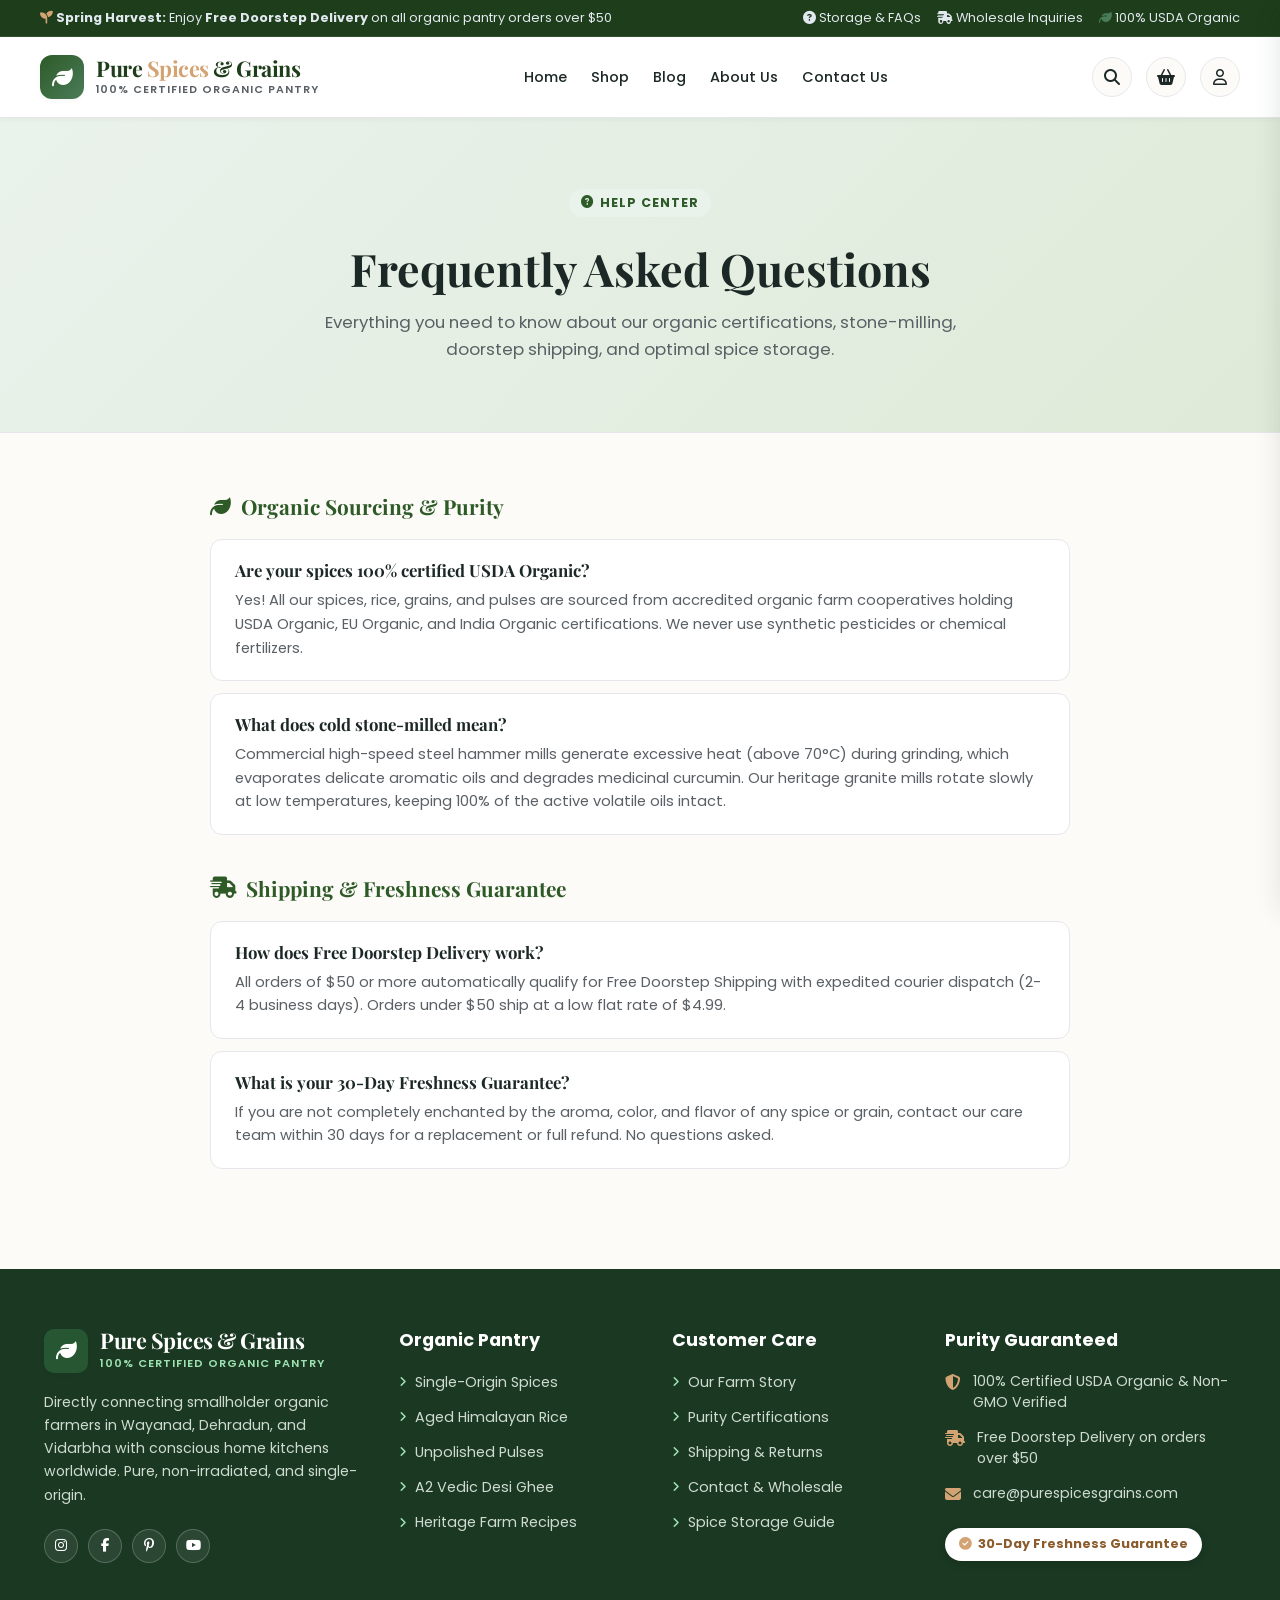
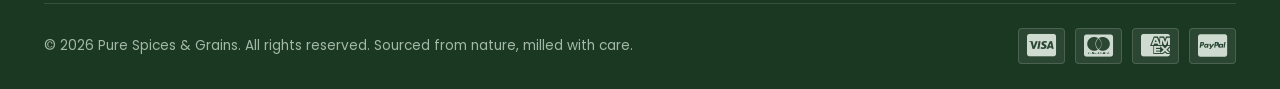
<file: faq.html>
<!DOCTYPE html>
<html lang="en-US">
<head>
  <meta charset="UTF-8">
  <meta name="viewport" content="width=device-width, initial-scale=1.0">
  <link rel="profile" href="https://gmpg.org/xfn/11">
  
  <link rel="preconnect" href="https://fonts.googleapis.com">
  <link rel="preconnect" href="https://fonts.gstatic.com" crossorigin>
  <link href="https://fonts.googleapis.com/css2?family=Playfair+Display:ital,wght@0,400;0,600;0,700;1,400&family=Poppins:ital,wght@0,300;0,400;0,500;0,600;0,700;1,400&display=swap" rel="stylesheet">
  <link rel="stylesheet" href="https://cdnjs.cloudflare.com/ajax/libs/font-awesome/6.5.1/css/all.min.css">
  
  <title>Help &amp; FAQs &#8211; theme</title>
<meta name='robots' content='max-image-preview:large' />
<link rel='dns-prefetch' href='//fonts.googleapis.com' />
<link rel='dns-prefetch' href='//cdnjs.cloudflare.com' />
<link rel="alternate" title="oEmbed (JSON)" type="application/json+oembed" href="https://themetest.appliancesnest.com/wp-json/oembed/1.0/embed?url=https%3A%2F%2Fthemetest.appliancesnest.com%2Ffaq%2F" />
<link rel="alternate" title="oEmbed (XML)" type="text/xml+oembed" href="https://themetest.appliancesnest.com/wp-json/oembed/1.0/embed?url=https%3A%2F%2Fthemetest.appliancesnest.com%2Ffaq%2F&#038;format=xml" />
<style id="wp-img-auto-sizes-contain-inline-css">
img:is([sizes=auto i],[sizes^="auto," i]){contain-intrinsic-size:3000px 1500px}
/*# sourceURL=wp-img-auto-sizes-contain-inline-css */
</style>
<style id="wp-emoji-styles-inline-css">

	img.wp-smiley, img.emoji {
		display: inline !important;
		border: none !important;
		box-shadow: none !important;
		height: 1em !important;
		width: 1em !important;
		margin: 0 0.07em !important;
		vertical-align: -0.1em !important;
		background: none !important;
		padding: 0 !important;
	}
/*# sourceURL=wp-emoji-styles-inline-css */
</style>
<link rel='stylesheet' id='wp-block-library-css' href='https://themetest.appliancesnest.com/wp-includes/css/dist/block-library/style.min.css?ver=7.1' media='all' />
<style id="classic-theme-styles-inline-css">
/*! This file is auto-generated */
.wp-block-button__link{color:#fff;background-color:#32373c;border-radius:9999px;box-shadow:none;text-decoration:none;padding:calc(.667em + 2px) calc(1.333em + 2px);font-size:1.125em}.wp-block-file__button{background:#32373c;color:#fff;text-decoration:none}
/*# sourceURL=/wp-includes/css/classic-themes.min.css */
</style>
<style id="global-styles-inline-css">
:root{--wp--preset--aspect-ratio--square: 1;--wp--preset--aspect-ratio--4-3: 4/3;--wp--preset--aspect-ratio--3-4: 3/4;--wp--preset--aspect-ratio--3-2: 3/2;--wp--preset--aspect-ratio--2-3: 2/3;--wp--preset--aspect-ratio--16-9: 16/9;--wp--preset--aspect-ratio--9-16: 9/16;--wp--preset--color--black: #000000;--wp--preset--color--cyan-bluish-gray: #abb8c3;--wp--preset--color--white: #ffffff;--wp--preset--color--pale-pink: #f78da7;--wp--preset--color--vivid-red: #cf2e2e;--wp--preset--color--luminous-vivid-orange: #ff6900;--wp--preset--color--luminous-vivid-amber: #fcb900;--wp--preset--color--light-green-cyan: #7bdcb5;--wp--preset--color--vivid-green-cyan: #00d084;--wp--preset--color--pale-cyan-blue: #8ed1fc;--wp--preset--color--vivid-cyan-blue: #0693e3;--wp--preset--color--vivid-purple: #9b51e0;--wp--preset--gradient--vivid-cyan-blue-to-vivid-purple: linear-gradient(135deg,rgb(6,147,227) 0%,rgb(155,81,224) 100%);--wp--preset--gradient--light-green-cyan-to-vivid-green-cyan: linear-gradient(135deg,rgb(122,220,180) 0%,rgb(0,208,130) 100%);--wp--preset--gradient--luminous-vivid-amber-to-luminous-vivid-orange: linear-gradient(135deg,rgb(252,185,0) 0%,rgb(255,105,0) 100%);--wp--preset--gradient--luminous-vivid-orange-to-vivid-red: linear-gradient(135deg,rgb(255,105,0) 0%,rgb(207,46,46) 100%);--wp--preset--gradient--very-light-gray-to-cyan-bluish-gray: linear-gradient(135deg,rgb(238,238,238) 0%,rgb(169,184,195) 100%);--wp--preset--gradient--cool-to-warm-spectrum: linear-gradient(135deg,rgb(74,234,220) 0%,rgb(151,120,209) 20%,rgb(207,42,186) 40%,rgb(238,44,130) 60%,rgb(251,105,98) 80%,rgb(254,248,76) 100%);--wp--preset--gradient--blush-light-purple: linear-gradient(135deg,rgb(255,206,236) 0%,rgb(152,150,240) 100%);--wp--preset--gradient--blush-bordeaux: linear-gradient(135deg,rgb(254,205,165) 0%,rgb(254,45,45) 50%,rgb(107,0,62) 100%);--wp--preset--gradient--luminous-dusk: linear-gradient(135deg,rgb(255,203,112) 0%,rgb(199,81,192) 50%,rgb(65,88,208) 100%);--wp--preset--gradient--pale-ocean: linear-gradient(135deg,rgb(255,245,203) 0%,rgb(182,227,212) 50%,rgb(51,167,181) 100%);--wp--preset--gradient--electric-grass: linear-gradient(135deg,rgb(202,248,128) 0%,rgb(113,206,126) 100%);--wp--preset--gradient--midnight: linear-gradient(135deg,rgb(2,3,129) 0%,rgb(40,116,252) 100%);--wp--preset--font-size--small: 13px;--wp--preset--font-size--medium: 20px;--wp--preset--font-size--large: 36px;--wp--preset--font-size--x-large: 42px;--wp--preset--spacing--20: 0.44rem;--wp--preset--spacing--30: 0.67rem;--wp--preset--spacing--40: 1rem;--wp--preset--spacing--50: 1.5rem;--wp--preset--spacing--60: 2.25rem;--wp--preset--spacing--70: 3.38rem;--wp--preset--spacing--80: 5.06rem;--wp--preset--shadow--natural: 6px 6px 9px rgba(0, 0, 0, 0.2);--wp--preset--shadow--deep: 12px 12px 50px rgba(0, 0, 0, 0.4);--wp--preset--shadow--sharp: 6px 6px 0px rgba(0, 0, 0, 0.2);--wp--preset--shadow--outlined: 6px 6px 0px -3px rgb(255, 255, 255), 6px 6px rgb(0, 0, 0);--wp--preset--shadow--crisp: 6px 6px 0px rgb(0, 0, 0);}.wp-block-button{--wp--preset--dimension--25: 25%;--wp--preset--dimension--50: 50%;--wp--preset--dimension--75: 75%;--wp--preset--dimension--100: 100%;}:where(body) { margin: 0; }:where(.is-layout-flex){gap: 0.5em;}:where(.is-layout-grid){gap: 0.5em;}body .is-layout-flex{display: flex;}.is-layout-flex{flex-wrap: wrap;align-items: center;}.is-layout-flex > :is(*, div){margin: 0;}body .is-layout-grid{display: grid;}.is-layout-grid > :is(*, div){margin: 0;}body{padding-top: 0px;padding-right: 0px;padding-bottom: 0px;padding-left: 0px;}:root :where(.wp-element-button, .wp-block-button__link){background-color: #32373c;border-width: 0;color: #fff;font-family: inherit;font-size: inherit;font-style: inherit;font-weight: inherit;letter-spacing: inherit;line-height: inherit;padding-top: calc(0.667em + 2px);padding-right: calc(1.333em + 2px);padding-bottom: calc(0.667em + 2px);padding-left: calc(1.333em + 2px);text-decoration: none;text-transform: inherit;}.has-black-color{color: var(--wp--preset--color--black) !important;}.has-cyan-bluish-gray-color{color: var(--wp--preset--color--cyan-bluish-gray) !important;}.has-white-color{color: var(--wp--preset--color--white) !important;}.has-pale-pink-color{color: var(--wp--preset--color--pale-pink) !important;}.has-vivid-red-color{color: var(--wp--preset--color--vivid-red) !important;}.has-luminous-vivid-orange-color{color: var(--wp--preset--color--luminous-vivid-orange) !important;}.has-luminous-vivid-amber-color{color: var(--wp--preset--color--luminous-vivid-amber) !important;}.has-light-green-cyan-color{color: var(--wp--preset--color--light-green-cyan) !important;}.has-vivid-green-cyan-color{color: var(--wp--preset--color--vivid-green-cyan) !important;}.has-pale-cyan-blue-color{color: var(--wp--preset--color--pale-cyan-blue) !important;}.has-vivid-cyan-blue-color{color: var(--wp--preset--color--vivid-cyan-blue) !important;}.has-vivid-purple-color{color: var(--wp--preset--color--vivid-purple) !important;}.has-black-background-color{background-color: var(--wp--preset--color--black) !important;}.has-cyan-bluish-gray-background-color{background-color: var(--wp--preset--color--cyan-bluish-gray) !important;}.has-white-background-color{background-color: var(--wp--preset--color--white) !important;}.has-pale-pink-background-color{background-color: var(--wp--preset--color--pale-pink) !important;}.has-vivid-red-background-color{background-color: var(--wp--preset--color--vivid-red) !important;}.has-luminous-vivid-orange-background-color{background-color: var(--wp--preset--color--luminous-vivid-orange) !important;}.has-luminous-vivid-amber-background-color{background-color: var(--wp--preset--color--luminous-vivid-amber) !important;}.has-light-green-cyan-background-color{background-color: var(--wp--preset--color--light-green-cyan) !important;}.has-vivid-green-cyan-background-color{background-color: var(--wp--preset--color--vivid-green-cyan) !important;}.has-pale-cyan-blue-background-color{background-color: var(--wp--preset--color--pale-cyan-blue) !important;}.has-vivid-cyan-blue-background-color{background-color: var(--wp--preset--color--vivid-cyan-blue) !important;}.has-vivid-purple-background-color{background-color: var(--wp--preset--color--vivid-purple) !important;}.has-black-border-color{border-color: var(--wp--preset--color--black) !important;}.has-cyan-bluish-gray-border-color{border-color: var(--wp--preset--color--cyan-bluish-gray) !important;}.has-white-border-color{border-color: var(--wp--preset--color--white) !important;}.has-pale-pink-border-color{border-color: var(--wp--preset--color--pale-pink) !important;}.has-vivid-red-border-color{border-color: var(--wp--preset--color--vivid-red) !important;}.has-luminous-vivid-orange-border-color{border-color: var(--wp--preset--color--luminous-vivid-orange) !important;}.has-luminous-vivid-amber-border-color{border-color: var(--wp--preset--color--luminous-vivid-amber) !important;}.has-light-green-cyan-border-color{border-color: var(--wp--preset--color--light-green-cyan) !important;}.has-vivid-green-cyan-border-color{border-color: var(--wp--preset--color--vivid-green-cyan) !important;}.has-pale-cyan-blue-border-color{border-color: var(--wp--preset--color--pale-cyan-blue) !important;}.has-vivid-cyan-blue-border-color{border-color: var(--wp--preset--color--vivid-cyan-blue) !important;}.has-vivid-purple-border-color{border-color: var(--wp--preset--color--vivid-purple) !important;}.has-vivid-cyan-blue-to-vivid-purple-gradient-background{background: var(--wp--preset--gradient--vivid-cyan-blue-to-vivid-purple) !important;}.has-light-green-cyan-to-vivid-green-cyan-gradient-background{background: var(--wp--preset--gradient--light-green-cyan-to-vivid-green-cyan) !important;}.has-luminous-vivid-amber-to-luminous-vivid-orange-gradient-background{background: var(--wp--preset--gradient--luminous-vivid-amber-to-luminous-vivid-orange) !important;}.has-luminous-vivid-orange-to-vivid-red-gradient-background{background: var(--wp--preset--gradient--luminous-vivid-orange-to-vivid-red) !important;}.has-very-light-gray-to-cyan-bluish-gray-gradient-background{background: var(--wp--preset--gradient--very-light-gray-to-cyan-bluish-gray) !important;}.has-cool-to-warm-spectrum-gradient-background{background: var(--wp--preset--gradient--cool-to-warm-spectrum) !important;}.has-blush-light-purple-gradient-background{background: var(--wp--preset--gradient--blush-light-purple) !important;}.has-blush-bordeaux-gradient-background{background: var(--wp--preset--gradient--blush-bordeaux) !important;}.has-luminous-dusk-gradient-background{background: var(--wp--preset--gradient--luminous-dusk) !important;}.has-pale-ocean-gradient-background{background: var(--wp--preset--gradient--pale-ocean) !important;}.has-electric-grass-gradient-background{background: var(--wp--preset--gradient--electric-grass) !important;}.has-midnight-gradient-background{background: var(--wp--preset--gradient--midnight) !important;}.has-small-font-size{font-size: var(--wp--preset--font-size--small) !important;}.has-medium-font-size{font-size: var(--wp--preset--font-size--medium) !important;}.has-large-font-size{font-size: var(--wp--preset--font-size--large) !important;}.has-x-large-font-size{font-size: var(--wp--preset--font-size--x-large) !important;}
:root :where(.wp-block-icon svg){width: 24px;}
:where(.wp-block-gallery.is-layout-flex){gap: var( --wp--style--gallery-gap-default, var( --gallery-block--gutter-size, var( --wp--style--block-gap, 0.5em ) ) );}:where(.wp-block-gallery.is-layout-grid){gap: var( --wp--style--gallery-gap-default, var( --gallery-block--gutter-size, var( --wp--style--block-gap, 0.5em ) ) );}
:where(.wp-block-latest-posts.is-layout-flex){gap: 1.25em;}:where(.wp-block-latest-posts.is-layout-grid){gap: 1.25em;}
:where(.wp-block-post-template.is-layout-flex){gap: 1.25em;}:where(.wp-block-post-template.is-layout-grid){gap: 1.25em;}
:where(.wp-block-term-template.is-layout-flex){gap: 1.25em;}:where(.wp-block-term-template.is-layout-grid){gap: 1.25em;}
:where(.wp-block-columns.is-layout-flex){gap: 2em;}:where(.wp-block-columns.is-layout-grid){gap: 2em;}
:root :where(.wp-block-pullquote){font-size: 1.5em;line-height: 1.6;}
/*# sourceURL=global-styles-inline-css */
</style>
<link rel='stylesheet' id='woocommerce-layout-css' href='https://themetest.appliancesnest.com/wp-content/plugins/woocommerce/assets/css/woocommerce-layout.css?ver=11.0.1' media='all' />
<link rel='stylesheet' id='woocommerce-smallscreen-css' href='https://themetest.appliancesnest.com/wp-content/plugins/woocommerce/assets/css/woocommerce-smallscreen.css?ver=11.0.1' media='only screen and (max-width: 768px)' />
<link rel='stylesheet' id='woocommerce-general-css' href='https://themetest.appliancesnest.com/wp-content/plugins/woocommerce/assets/css/woocommerce.css?ver=11.0.1' media='all' />
<style id="woocommerce-inline-inline-css">
.woocommerce form .form-row .required { visibility: visible; }
/*# sourceURL=woocommerce-inline-inline-css */
</style>
<link rel='stylesheet' id='psg-google-fonts-css' href='https://fonts.googleapis.com/css2?family=Playfair+Display:ital,wght@0,400;0,600;0,700;1,400&#038;family=Poppins:ital,wght@0,300;0,400;0,500;0,600;0,700;1,400&#038;display=swap' media='all' />
<link rel='stylesheet' id='psg-fontawesome-css' href='https://cdnjs.cloudflare.com/ajax/libs/font-awesome/6.5.1/css/all.min.css?ver=6.5.1' media='all' />
<link rel='stylesheet' id='psg-custom-styles-css' href='https://themetest.appliancesnest.com/wp-content/themes/pure-spices-grains/css/styles.css?ver=2.0.0' media='all' />
<link rel='stylesheet' id='psg-theme-style-css' href='https://themetest.appliancesnest.com/wp-content/themes/pure-spices-grains/style.css?ver=2.0.0' media='all' />
<script id="jquery-core-js" src="https://themetest.appliancesnest.com/wp-includes/js/jquery/jquery.min.js?ver=3.7.1"></script>
<script id="jquery-migrate-js" src="https://themetest.appliancesnest.com/wp-includes/js/jquery/jquery-migrate.min.js?ver=3.4.1"></script>
<script data-wp-strategy="defer" defer id="wc-jquery-blockui-js" src="https://themetest.appliancesnest.com/wp-content/plugins/woocommerce/assets/js/jquery-blockui/jquery.blockUI.min.js?ver=2.7.0-wc.11.0.1"></script>
<script id="wc-add-to-cart-js-extra">
var wc_add_to_cart_params = {"ajax_url":"/wp-admin/admin-ajax.php","wc_ajax_url":"/?wc-ajax=%%endpoint%%","i18n_view_cart":"View cart","cart_url":"https://themetest.appliancesnest.com/cart/","is_cart":"","cart_redirect_after_add":"no"};
//# sourceURL=wc-add-to-cart-js-extra
</script>
<script data-wp-strategy="defer" defer id="wc-add-to-cart-js" src="https://themetest.appliancesnest.com/wp-content/plugins/woocommerce/assets/js/frontend/add-to-cart.min.js?ver=11.0.1"></script>
<script data-wp-strategy="defer" defer id="wc-js-cookie-js" src="https://themetest.appliancesnest.com/wp-content/plugins/woocommerce/assets/js/js-cookie/js.cookie.min.js?ver=2.1.4-wc.11.0.1"></script>
<script id="woocommerce-js-extra">
var woocommerce_params = {"ajax_url":"/wp-admin/admin-ajax.php","wc_ajax_url":"/?wc-ajax=%%endpoint%%","i18n_password_show":"Show password","i18n_password_hide":"Hide password"};
//# sourceURL=woocommerce-js-extra
</script>
<script data-wp-strategy="defer" defer id="woocommerce-js" src="https://themetest.appliancesnest.com/wp-content/plugins/woocommerce/assets/js/frontend/woocommerce.min.js?ver=11.0.1"></script>
<link rel="https://api.w.org/" href="https://themetest.appliancesnest.com/wp-json/" /><link rel="alternate" title="JSON" type="application/json" href="https://themetest.appliancesnest.com/wp-json/wp/v2/pages/105" /><link rel="EditURI" type="application/rsd+xml" title="RSD" href="https://themetest.appliancesnest.com/xmlrpc.php?rsd" />
<meta name="generator" content="WordPress 7.1" />
<meta name="generator" content="WooCommerce 11.0.1" />
<link rel="canonical" href="faq.html" />
<link rel='shortlink' href='https://themetest.appliancesnest.com/?p=105' />
	<noscript><style>.woocommerce-product-gallery{ opacity: 1 !important; }</style></noscript>
	<meta name="generator" content="Elementor 4.2.3; features: e_font_icon_svg, additional_custom_breakpoints; settings: css_print_method-external, google_font-enabled, font_display-swap">
			<style>
				.e-con.e-parent:nth-of-type(n+4):not(.e-lazyloaded):not(.e-no-lazyload),
				.e-con.e-parent:nth-of-type(n+4):not(.e-lazyloaded):not(.e-no-lazyload) * {
					background-image: none !important;
				}
				@media screen and (max-height: 1024px) {
					.e-con.e-parent:nth-of-type(n+3):not(.e-lazyloaded):not(.e-no-lazyload),
					.e-con.e-parent:nth-of-type(n+3):not(.e-lazyloaded):not(.e-no-lazyload) * {
						background-image: none !important;
					}
				}
				@media screen and (max-height: 640px) {
					.e-con.e-parent:nth-of-type(n+2):not(.e-lazyloaded):not(.e-no-lazyload),
					.e-con.e-parent:nth-of-type(n+2):not(.e-lazyloaded):not(.e-no-lazyload) * {
						background-image: none !important;
					}
				}
			</style>
			
            <link rel="preconnect" href="https://fonts.googleapis.com">
            <link rel="preconnect" href="https://fonts.gstatic.com" crossorigin>
            <link href="https://fonts.googleapis.com/css2?family=Plus+Jakarta+Sans:wght@300;400;500;600;700;800&family=Playfair+Display:ital,wght@0,600;0,700;1,400&display=swap" rel="stylesheet">
            <link rel="stylesheet" href="https://cdnjs.cloudflare.com/ajax/libs/font-awesome/6.5.1/css/all.min.css">
            <link rel="stylesheet" href="css/styles.css">
            <style>
              /* Full visibility and clean alignment */
              html { margin-top: 0 !important; }
              #wpadminbar { display: none !important; }
              .reveal { opacity: 1 !important; transform: none !important; }
              /* ==========================================================================
   PURE SPICES & GRAINS - MASTER STYLESHEET
   Design System: Organic, Earthy, Premium Farm-to-Table E-Commerce
   ========================================================================== */

:root {
  /* Primary Color Palette */
  --color-forest: #2D5A27;        /* Primary Brand Green */
  --color-forest-dark: #1E3D1A;   /* Deep Evergreen */
  --color-forest-light: #3D7A35;  /* Vibrant Leaf Green */
  --color-sage: #4A7C59;          /* Secondary Accent */
  --color-sage-light: #EAF2EC;    /* Soft Tint Background */
  
  /* Accent & Earth Tones */
  --color-amber: #D4A373;         /* Harvest Gold / Warm Amber */
  --color-amber-light: #FEF9F3;   /* Light Gold Tint */
  --color-terracotta: #C86446;    /* Spice Red / Discount Badges */
  --color-cream: #FDFBF7;         /* Warm Paper / Page Background */
  --color-white: #FFFFFF;
  
  /* Neutrals & Typography */
  --color-dark-roast: #1C2826;    /* Primary Text Dark */
  --color-charcoal: #2B2D2F;      /* Secondary Headings */
  --color-text-muted: #5A6065;    /* Body Copy Muted */
  --color-text-light: #8E959B;    /* Subtle Subtext */
  --color-border: #E5E7EB;        /* Clean Card Borders */
  --color-border-dark: #D1D5DB;
  
  /* Typography */
  --font-serif: 'Playfair Display', Georgia, serif;
  --font-sans: 'Poppins', -apple-system, BlinkMacSystemFont, 'Segoe UI', Roboto, sans-serif;
  
  /* Shadows & Elevations */
  --shadow-sm: 0 2px 4px rgba(28, 40, 38, 0.04);
  --shadow-md: 0 4px 12px rgba(28, 40, 38, 0.08);
  --shadow-lg: 0 10px 25px rgba(28, 40, 38, 0.12);
  --shadow-hover: 0 12px 30px rgba(45, 90, 39, 0.15);
  
  /* Layout Dimensions */
  --header-height: 80px;
  --max-width: 1240px;
  --radius-sm: 6px;
  --radius-md: 12px;
  --radius-lg: 18px;
  --radius-full: 9999px;
  --transition-fast: 0.2s ease;
  --transition-normal: 0.3s ease;
}

/* Base Resets */
*, *::before, *::after {
  box-sizing: border-box;
  margin: 0;
  padding: 0;
}

html {
  scroll-behavior: smooth;
  font-size: 16px;
}

body {
  font-family: var(--font-sans);
  background-color: var(--color-cream);
  color: var(--color-dark-roast);
  line-height: 1.6;
  -webkit-font-smoothing: antialiased;
  overflow-x: hidden;
}

img {
  max-width: 100%;
  height: auto;
  display: block;
}

a {
  color: inherit;
  text-decoration: none;
  transition: color var(--transition-fast);
}

button, input, select, textarea {
  font-family: inherit;
  font-size: inherit;
  outline: none;
}

/* Typography Headings */
h1, h2, h3, h4, h5, h6 {
  font-family: var(--font-serif);
  color: var(--color-dark-roast);
  line-height: 1.25;
  font-weight: 700;
}

.container {
  width: 100%;
  max-width: var(--max-width);
  margin: 0 auto;
  padding: 0 20px;
}

/* ==========================================================================
   HEADER & NAVIGATION (FIXED FLEX ROW)
   ========================================================================== */
.announcement-bar {
  background: var(--color-forest-dark);
  color: #E2E8F0;
  font-size: 0.8rem;
  padding: 8px 0;
  border-bottom: 1px solid rgba(255,255,255,0.1);
}

.announcement-inner {
  display: flex;
  justify-content: space-between;
  align-items: center;
  flex-wrap: wrap;
  gap: 10px;
}

.announcement-meta {
  display: flex;
  align-items: center;
  gap: 16px;
}

.announcement-meta a:hover {
  color: var(--color-amber);
}

.main-header {
  background: var(--color-white);
  border-bottom: 1px solid var(--color-border);
  position: sticky;
  top: 0;
  z-index: 100;
  transition: all var(--transition-normal);
  box-shadow: var(--shadow-sm);
}

.main-header.is-scrolled {
  box-shadow: var(--shadow-md);
}

.header-inner {
  display: flex;
  align-items: center;
  justify-content: space-between;
  height: var(--header-height);
  gap: 20px;
}

/* Brand Logo */
.brand-logo {
  display: flex;
  align-items: center;
  gap: 12px;
  text-decoration: none;
  flex-shrink: 0;
}

.brand-icon {
  width: 44px;
  height: 44px;
  background: linear-gradient(135deg, var(--color-forest), var(--color-sage));
  color: var(--color-white);
  border-radius: var(--radius-md);
  display: flex;
  align-items: center;
  justify-content: center;
  font-size: 1.3rem;
  box-shadow: var(--shadow-sm);
}

.brand-text {
  display: flex;
  flex-direction: column;
}

.brand-title {
  font-family: var(--font-serif);
  font-size: 1.35rem;
  font-weight: 700;
  color: var(--color-forest-dark);
  line-height: 1.1;
  letter-spacing: -0.5px;
}

.brand-title span {
  color: var(--color-amber);
}

.brand-tagline {
  font-size: 0.68rem;
  color: var(--color-text-muted);
  text-transform: uppercase;
  letter-spacing: 1px;
  font-weight: 600;
}

/* Navigation Menu (Horizontal Flex Enforced) */
.nav-menu,
.nav-menu .menu-primary-container {
  display: flex !important;
  align-items: center !important;
}

.nav-menu-list,
.nav-menu .menu-primary-container ul,
.nav-menu ul {
  display: flex !important;
  flex-direction: row !important;
  align-items: center !important;
  gap: 1.5rem !important;
  list-style: none !important;
  margin: 0 !important;
  padding: 0 !important;
}

.nav-menu-list li,
.nav-menu ul li {
  display: inline-flex !important;
  align-items: center !important;
  margin: 0 !important;
  padding: 0 !important;
}

.nav-link,
.nav-menu ul li a {
  font-size: 0.9rem;
  font-weight: 500;
  color: var(--color-dark-roast);
  padding: 8px 0;
  position: relative;
  text-decoration: none;
  white-space: nowrap;
}

.nav-link:hover,
.nav-link.active,
.nav-menu ul li a:hover {
  color: var(--color-forest);
}

.nav-link::after {
  content: '';
  position: absolute;
  bottom: 0;
  left: 0;
  width: 0;
  height: 2px;
  background: var(--color-forest);
  transition: width var(--transition-fast);
}

.nav-link:hover::after,
.nav-link.active::after {
  width: 100%;
}

/* Header Actions */
.header-actions {
  display: flex;
  align-items: center;
  gap: 14px;
  flex-shrink: 0;
}

.action-btn {
  width: 40px;
  height: 40px;
  border-radius: var(--radius-full);
  background: var(--color-cream);
  border: 1px solid var(--color-border);
  color: var(--color-dark-roast);
  display: flex;
  align-items: center;
  justify-content: center;
  cursor: pointer;
  position: relative;
  transition: all var(--transition-fast);
}

.action-btn:hover {
  background: var(--color-forest);
  color: var(--color-white);
  border-color: var(--color-forest);
}

.action-badge {
  position: absolute;
  top: -4px;
  right: -4px;
  background: var(--color-terracotta);
  color: var(--color-white);
  font-size: 0.65rem;
  font-weight: 700;
  min-width: 18px;
  height: 18px;
  border-radius: var(--radius-full);
  display: flex;
  align-items: center;
  justify-content: center;
  padding: 0 4px;
}

.mobile-toggle {
  display: none;
  background: none;
  border: none;
  font-size: 1.4rem;
  color: var(--color-dark-roast);
  cursor: pointer;
}

/* Mobile Drawer */
.mobile-nav-drawer {
  position: fixed;
  top: 0;
  left: 0;
  width: 100%;
  height: 100%;
  background: rgba(0,0,0,0.5);
  z-index: 999;
  visibility: hidden;
  opacity: 0;
  transition: all var(--transition-normal);
}

.mobile-nav-drawer.open {
  visibility: visible;
  opacity: 1;
}

.mobile-nav-content {
  width: 80%;
  max-width: 320px;
  height: 100%;
  background: var(--color-white);
  padding: 24px;
  transform: translateX(-100%);
  transition: transform var(--transition-normal);
  display: flex;
  flex-direction: column;
}

.mobile-nav-drawer.open .mobile-nav-content {
  transform: translateX(0);
}

.mobile-nav-links {
  list-style: none;
  display: flex;
  flex-direction: column;
  gap: 16px;
  margin-top: 24px;
}

.mobile-nav-links a {
  font-size: 1.05rem;
  font-weight: 600;
  color: var(--color-dark-roast);
  display: flex;
  align-items: center;
  gap: 10px;
}

.mobile-nav-links a:hover,
.mobile-nav-links a.active {
  color: var(--color-forest);
}

/* ==========================================================================
   BUTTONS & BADGES
   ========================================================================== */
.btn {
  display: inline-flex;
  align-items: center;
  justify-content: center;
  gap: 8px;
  padding: 12px 24px;
  border-radius: var(--radius-md);
  font-weight: 600;
  font-size: 0.9rem;
  cursor: pointer;
  transition: all var(--transition-fast);
  border: 1px solid transparent;
  text-decoration: none;
}

.btn-primary {
  background: var(--color-forest);
  color: var(--color-white);
  border-color: var(--color-forest);
}

.btn-primary:hover {
  background: var(--color-forest-dark);
  border-color: var(--color-forest-dark);
  box-shadow: var(--shadow-md);
  transform: translateY(-1px);
}

.btn-secondary {
  background: var(--color-white);
  color: var(--color-forest);
  border-color: var(--color-forest);
}

.btn-secondary:hover {
  background: var(--color-sage-light);
  color: var(--color-forest-dark);
}

.btn-gold {
  background: var(--color-amber);
  color: var(--color-white);
}

.btn-gold:hover {
  background: #c38f5f;
  color: var(--color-white);
}

.btn-outline {
  background: transparent;
  border-color: var(--color-border);
  color: var(--color-dark-roast);
}

.btn-outline:hover {
  border-color: var(--color-forest);
  color: var(--color-forest);
}

.btn-lg {
  padding: 14px 30px;
  font-size: 1rem;
  border-radius: var(--radius-md);
}

.btn-sm {
  padding: 8px 16px;
  font-size: 0.8rem;
  border-radius: var(--radius-sm);
}

.btn-block {
  width: 100%;
}

.section-badge {
  display: inline-flex;
  align-items: center;
  gap: 6px;
  font-size: 0.78rem;
  font-weight: 700;
  text-transform: uppercase;
  letter-spacing: 1px;
  padding: 4px 12px;
  border-radius: var(--radius-full);
  background: var(--color-sage-light);
  color: var(--color-forest);
  margin-bottom: 12px;
}

.badge-tag {
  display: inline-flex;
  align-items: center;
  padding: 3px 8px;
  border-radius: var(--radius-sm);
  font-size: 0.7rem;
  font-weight: 700;
}

.badge-soft {
  background: var(--color-sage-light);
  color: var(--color-forest);
}

.badge-gold {
  background: var(--color-amber-light);
  color: #B27B44;
  border: 1px solid rgba(212, 163, 115, 0.3);
}

.badge-terracotta {
  background: #FDF2F0;
  color: var(--color-terracotta);
}

/* ==========================================================================
   SECTIONS, HERO & CARDS
   ========================================================================== */
.section {
  padding: 60px 0;
}

.section-bg-white {
  background: var(--color-white);
}

.section-header {
  text-align: center;
  max-width: 650px;
  margin: 0 auto 40px auto;
}

.section-title {
  font-size: 2.2rem;
  color: var(--color-dark-roast);
  margin-bottom: 10px;
}

.section-subtitle {
  color: var(--color-text-muted);
  font-size: 0.95rem;
}

/* Hero Slider */
.hero-slider-section {
  background: linear-gradient(135deg, #F5F9F4 0%, #EBF4E9 100%);
  padding: 60px 0;
  position: relative;
  overflow: hidden;
  border-bottom: 1px solid var(--color-border);
}

.hero-slide {
  display: none;
}

.hero-slide.active {
  display: block;
}

.hero-grid {
  display: grid;
  grid-template-columns: 1.15fr 0.85fr;
  gap: 40px;
  align-items: center;
}

.hero-title {
  font-size: 3.2rem;
  line-height: 1.15;
  color: var(--color-forest-dark);
  margin-bottom: 16px;
}

.hero-highlight {
  color: var(--color-amber);
}

.hero-desc {
  font-size: 1.05rem;
  color: var(--color-text-muted);
  margin-bottom: 28px;
  max-width: 540px;
}

.hero-buttons {
  display: flex;
  gap: 14px;
  margin-bottom: 32px;
  flex-wrap: wrap;
}

.hero-badges-row {
  display: flex;
  gap: 20px;
  flex-wrap: wrap;
}

.hero-badge-item {
  display: flex;
  align-items: center;
  gap: 6px;
  font-size: 0.82rem;
  font-weight: 600;
  color: var(--color-forest-dark);
}

.hero-badge-item i {
  color: var(--color-forest);
}

.hero-image-wrapper {
  position: relative;
}

.hero-img-card {
  border-radius: var(--radius-lg);
  overflow: hidden;
  box-shadow: var(--shadow-lg);
  position: relative;
}

.hero-img-card img {
  width: 100%;
  height: 420px;
  object-fit: cover;
}

.hero-floating-card {
  position: absolute;
  bottom: -15px;
  left: -15px;
  background: var(--color-white);
  padding: 14px 20px;
  border-radius: var(--radius-md);
  box-shadow: var(--shadow-lg);
  display: flex;
  align-items: center;
  gap: 12px;
  border: 1px solid var(--color-border);
}

.floating-icon {
  width: 38px;
  height: 38px;
  border-radius: 50%;
  background: var(--color-sage-light);
  color: var(--color-forest);
  display: flex;
  align-items: center;
  justify-content: center;
  font-size: 1.1rem;
}

.floating-title {
  font-weight: 700;
  font-size: 0.9rem;
}

.floating-sub {
  font-size: 0.75rem;
  color: var(--color-text-muted);
}

.slider-controls {
  display: flex;
  align-items: center;
  justify-content: center;
  gap: 16px;
  margin-top: 30px;
}

.slider-btn {
  width: 36px;
  height: 36px;
  border-radius: 50%;
  background: var(--color-white);
  border: 1px solid var(--color-border);
  color: var(--color-dark-roast);
  cursor: pointer;
  display: flex;
  align-items: center;
  justify-content: center;
  transition: all var(--transition-fast);
}

.slider-btn:hover {
  background: var(--color-forest);
  color: var(--color-white);
}

.slider-dots {
  display: flex;
  gap: 8px;
}

.slider-dots .dot {
  width: 10px;
  height: 10px;
  border-radius: 50%;
  background: #CBD5E1;
  cursor: pointer;
  transition: all var(--transition-fast);
}

.slider-dots .dot.active {
  background: var(--color-forest);
  width: 24px;
  border-radius: var(--radius-full);
}

/* Trust Bar */
.trust-bar {
  background: var(--color-white);
  padding: 24px 0;
  border-bottom: 1px solid var(--color-border);
}

.trust-grid {
  display: grid;
  grid-template-columns: repeat(auto-fit, minmax(220px, 1fr));
  gap: 20px;
}

.trust-item {
  display: flex;
  align-items: center;
  gap: 14px;
}

.trust-icon {
  width: 44px;
  height: 44px;
  border-radius: 50%;
  background: var(--color-sage-light);
  color: var(--color-forest);
  display: flex;
  align-items: center;
  justify-content: center;
  font-size: 1.2rem;
  flex-shrink: 0;
}

.trust-info h4 {
  font-family: var(--font-sans);
  font-size: 0.95rem;
  margin-bottom: 2px;
}

.trust-info p {
  font-size: 0.8rem;
  color: var(--color-text-muted);
  margin: 0;
}

/* Category Cards */
.categories-grid {
  display: grid;
  grid-template-columns: repeat(auto-fit, minmax(260px, 1fr));
  gap: 24px;
}

.category-card {
  background: var(--color-white);
  border-radius: var(--radius-md);
  overflow: hidden;
  border: 1px solid var(--color-border);
  box-shadow: var(--shadow-sm);
  transition: all var(--transition-normal);
  display: flex;
  flex-direction: column;
}

.category-card:hover {
  transform: translateY(-4px);
  box-shadow: var(--shadow-hover);
  border-color: var(--color-sage);
}

.category-img-box {
  height: 200px;
  position: relative;
  overflow: hidden;
}

.category-img-box img {
  width: 100%;
  height: 100%;
  object-fit: cover;
  transition: transform 0.5s ease;
}

.category-card:hover .category-img-box img {
  transform: scale(1.05);
}

.category-count {
  position: absolute;
  top: 12px;
  right: 12px;
  background: rgba(28, 40, 38, 0.8);
  color: #fff;
  font-size: 0.72rem;
  font-weight: 600;
  padding: 3px 8px;
  border-radius: var(--radius-sm);
  backdrop-filter: blur(4px);
}

.category-info {
  padding: 20px;
  flex: 1;
  display: flex;
  flex-direction: column;
}

.category-name {
  font-size: 1.25rem;
  margin-bottom: 6px;
  color: var(--color-forest-dark);
}

.category-desc {
  font-size: 0.85rem;
  color: var(--color-text-muted);
  margin-bottom: 16px;
  flex-grow: 1;
}

.category-link {
  font-size: 0.85rem;
  font-weight: 600;
  color: var(--color-forest);
  display: inline-flex;
  align-items: center;
  gap: 6px;
}

/* ==========================================================================
   PRODUCT CARDS & GRIDS
   ========================================================================== */
.products-grid {
  display: grid;
  grid-template-columns: repeat(auto-fill, minmax(260px, 1fr));
  gap: 24px;
}

.product-card {
  background: var(--color-white);
  border: 1px solid var(--color-border);
  border-radius: var(--radius-md);
  overflow: hidden;
  box-shadow: var(--shadow-sm);
  position: relative;
  display: flex;
  flex-direction: column;
  transition: all var(--transition-normal);
}

.product-card:hover {
  transform: translateY(-4px);
  box-shadow: var(--shadow-hover);
  border-color: var(--color-sage);
}

.product-badge-float {
  position: absolute;
  top: 12px;
  left: 12px;
  z-index: 2;
  background: var(--color-terracotta);
  color: #fff;
}

.product-wishlist-btn {
  position: absolute;
  top: 12px;
  right: 12px;
  z-index: 2;
  width: 32px;
  height: 32px;
  border-radius: 50%;
  background: var(--color-white);
  border: 1px solid var(--color-border);
  color: var(--color-text-muted);
  cursor: pointer;
  display: flex;
  align-items: center;
  justify-content: center;
  transition: all var(--transition-fast);
}

.product-wishlist-btn:hover,
.product-wishlist-btn.active {
  color: var(--color-terracotta);
  background: #FFF5F5;
}

.product-image-box {
  height: 220px;
  position: relative;
  overflow: hidden;
  background: #F9FAFB;
}

.product-image-box img {
  width: 100%;
  height: 100%;
  object-fit: cover;
  transition: transform 0.4s ease;
}

.product-card:hover .product-image-box img {
  transform: scale(1.05);
}

.product-quick-view-overlay {
  position: absolute;
  bottom: 0;
  left: 0;
  width: 100%;
  padding: 10px;
  background: rgba(255, 255, 255, 0.9);
  backdrop-filter: blur(4px);
  display: flex;
  justify-content: center;
  transform: translateY(100%);
  transition: transform var(--transition-fast);
}

.product-card:hover .product-quick-view-overlay {
  transform: translateY(0);
}

.btn-quick-view {
  font-size: 0.78rem;
  font-weight: 600;
  color: var(--color-forest);
  background: none;
  border: none;
  cursor: pointer;
  display: inline-flex;
  align-items: center;
  gap: 6px;
}

.product-body {
  padding: 18px;
  display: flex;
  flex-direction: column;
  flex: 1;
}

.product-category-tag {
  font-size: 0.72rem;
  font-weight: 600;
  text-transform: uppercase;
  color: var(--color-sage);
  margin-bottom: 4px;
}

.product-name {
  font-family: var(--font-sans);
  font-size: 1.05rem;
  font-weight: 600;
  margin-bottom: 6px;
  line-height: 1.3;
}

.product-rating-row {
  display: flex;
  align-items: center;
  gap: 6px;
  font-size: 0.78rem;
  color: var(--color-dark-roast);
  margin-bottom: 12px;
}

.product-rating-row .stars {
  color: #F59E0B;
}

.rating-count {
  color: var(--color-text-light);
}

.weight-selector-label {
  font-size: 0.72rem;
  font-weight: 600;
  color: var(--color-text-muted);
  text-transform: uppercase;
  margin-bottom: 6px;
}

.weight-options {
  display: flex;
  gap: 6px;
  flex-wrap: wrap;
  margin-bottom: 16px;
}

.weight-chip {
  font-size: 0.75rem;
  padding: 3px 8px;
  border-radius: var(--radius-sm);
  border: 1px solid var(--color-border);
  background: var(--color-cream);
  color: var(--color-dark-roast);
  cursor: pointer;
  transition: all var(--transition-fast);
}

.weight-chip:hover,
.weight-chip.active {
  background: var(--color-forest);
  color: var(--color-white);
  border-color: var(--color-forest);
}

.product-card-footer {
  margin-top: auto;
  padding-top: 12px;
  border-top: 1px solid var(--color-border);
  display: flex;
  align-items: center;
  justify-content: space-between;
}

.product-price-box {
  display: flex;
  flex-direction: column;
}

.product-price-current {
  font-size: 1.25rem;
  font-weight: 700;
  color: var(--color-forest);
}

.product-price-unit {
  font-size: 0.7rem;
  color: var(--color-text-light);
}

.btn-add-cart {
  padding: 8px 14px;
  border-radius: var(--radius-sm);
  background: var(--color-forest);
  color: var(--color-white);
  border: none;
  font-weight: 600;
  font-size: 0.8rem;
  cursor: pointer;
  display: inline-flex;
  align-items: center;
  gap: 6px;
  transition: all var(--transition-fast);
}

.btn-add-cart:hover {
  background: var(--color-forest-dark);
}

/* ==========================================================================
   WHY US, TESTIMONIALS & DEALS
   ========================================================================== */
.why-us-grid {
  display: grid;
  grid-template-columns: repeat(auto-fit, minmax(240px, 1fr));
  gap: 24px;
}

.why-card {
  background: var(--color-white);
  padding: 28px 24px;
  border-radius: var(--radius-md);
  border: 1px solid var(--color-border);
  box-shadow: var(--shadow-sm);
  text-align: center;
}

.why-icon-box {
  width: 56px;
  height: 56px;
  margin: 0 auto 16px auto;
  border-radius: 50%;
  background: var(--color-sage-light);
  color: var(--color-forest);
  display: flex;
  align-items: center;
  justify-content: center;
  font-size: 1.4rem;
}

.why-title {
  font-family: var(--font-sans);
  font-size: 1.1rem;
  margin-bottom: 8px;
}

.why-desc {
  font-size: 0.85rem;
  color: var(--color-text-muted);
  line-height: 1.6;
}

/* Deal Countdown */
.deal-timer-container {
  margin: 20px 0;
}

.deal-timer-label {
  font-size: 0.85rem;
  font-weight: 600;
  color: var(--color-dark-roast);
  margin-bottom: 8px;
}

.deal-countdown {
  display: flex;
  align-items: center;
  gap: 8px;
}

.countdown-box {
  background: var(--color-forest-dark);
  color: #fff;
  padding: 8px 12px;
  border-radius: var(--radius-sm);
  min-width: 54px;
  text-align: center;
}

.countdown-box .time-num {
  font-size: 1.3rem;
  font-weight: 700;
  display: block;
}

.countdown-box .time-label {
  font-size: 0.65rem;
  text-transform: uppercase;
  opacity: 0.8;
}

.countdown-sep {
  font-size: 1.2rem;
  font-weight: 700;
  color: var(--color-forest-dark);
}

/* ==========================================================================
   FOOTER COMPONENT
   ========================================================================== */
.site-footer {
  background: var(--color-forest-dark);
  color: #E2E8F0;
  padding: 60px 0 20px 0;
  border-top: 1px solid rgba(255,255,255,0.1);
}

.footer-grid {
  display: grid;
  grid-template-columns: 1.4fr 1fr 1fr 1.2fr;
  gap: 40px;
  margin-bottom: 40px;
}

.footer-desc {
  font-size: 0.88rem;
  color: #CBD5E1;
  line-height: 1.6;
  margin-bottom: 20px;
}

.footer-socials {
  display: flex;
  gap: 10px;
}

.social-icon-btn {
  width: 36px;
  height: 36px;
  border-radius: 50%;
  background: rgba(255,255,255,0.1);
  color: #fff;
  display: flex;
  align-items: center;
  justify-content: center;
  transition: all var(--transition-fast);
}

.social-icon-btn:hover {
  background: var(--color-amber);
  color: #fff;
}

.footer-heading {
  color: #fff;
  font-family: var(--font-sans);
  font-size: 1.05rem;
  margin-bottom: 16px;
}

.footer-links {
  list-style: none;
  display: flex;
  flex-direction: column;
  gap: 10px;
}

.footer-links a {
  color: #CBD5E1;
  font-size: 0.88rem;
  display: flex;
  align-items: center;
  gap: 6px;
}

.footer-links a:hover {
  color: var(--color-amber);
  transform: translateX(3px);
}

.footer-contact-item {
  display: flex;
  align-items: flex-start;
  gap: 10px;
  font-size: 0.88rem;
  color: #CBD5E1;
  margin-bottom: 12px;
}

.footer-contact-item i {
  color: var(--color-amber);
  margin-top: 4px;
}

.footer-bottom {
  border-top: 1px solid rgba(255,255,255,0.1);
  padding-top: 20px;
  display: flex;
  justify-content: space-between;
  align-items: center;
  font-size: 0.8rem;
  color: #94A3B8;
  flex-wrap: wrap;
  gap: 12px;
}

.footer-badges {
  display: flex;
  align-items: center;
  gap: 10px;
}

.footer-badge-icon {
  font-size: 1.5rem;
  color: #CBD5E1;
}

/* ==========================================================================
   CART DRAWER & MODALS
   ========================================================================== */
.cart-drawer-overlay {
  position: fixed;
  top: 0;
  left: 0;
  width: 100%;
  height: 100%;
  background: rgba(0, 0, 0, 0.6);
  backdrop-filter: blur(2px);
  z-index: 1000;
  visibility: hidden;
  opacity: 0;
  transition: all var(--transition-normal);
}

.cart-drawer-overlay.open {
  visibility: visible;
  opacity: 1;
}

.cart-drawer {
  position: fixed;
  top: 0;
  right: 0;
  width: 100%;
  max-width: 420px;
  height: 100%;
  background: var(--color-white);
  z-index: 1001;
  transform: translateX(100%);
  transition: transform var(--transition-normal);
  display: flex;
  flex-direction: column;
  box-shadow: var(--shadow-lg);
}

.cart-drawer.open {
  transform: translateX(0);
}

.cart-drawer-header {
  padding: 18px 24px;
  border-bottom: 1px solid var(--color-border);
  display: flex;
  align-items: center;
  justify-content: space-between;
}

.modal-close-btn {
  background: none;
  border: none;
  font-size: 1.2rem;
  color: var(--color-text-muted);
  cursor: pointer;
}

.cart-drawer-items {
  flex: 1;
  overflow-y: auto;
  padding: 20px;
  display: flex;
  flex-direction: column;
  gap: 16px;
}

.cart-drawer-footer {
  padding: 20px 24px;
  border-top: 1px solid var(--color-border);
  background: #FAFAFA;
}

/* Back to Top */
.back-to-top {
  position: fixed;
  bottom: 24px;
  right: 24px;
  width: 44px;
  height: 44px;
  border-radius: 50%;
  background: var(--color-forest);
  color: #fff;
  border: none;
  cursor: pointer;
  display: flex;
  align-items: center;
  justify-content: center;
  box-shadow: var(--shadow-md);
  z-index: 90;
  opacity: 0;
  visibility: hidden;
  transition: all var(--transition-fast);
}

.back-to-top.visible {
  opacity: 1;
  visibility: visible;
}

/* Modals */
.modal-backdrop {
  position: fixed;
  top: 0;
  left: 0;
  width: 100%;
  height: 100%;
  background: rgba(0, 0, 0, 0.6);
  z-index: 1050;
  display: flex;
  align-items: center;
  justify-content: center;
  padding: 20px;
  visibility: hidden;
  opacity: 0;
  transition: all var(--transition-fast);
}

.modal-backdrop.open {
  visibility: visible;
  opacity: 1;
}

.modal-card {
  background: var(--color-white);
  border-radius: var(--radius-lg);
  max-height: 90vh;
  overflow-y: auto;
  width: 100%;
  position: relative;
  box-shadow: var(--shadow-lg);
}

/* Form Controls */
.form-control {
  width: 100%;
  padding: 10px 14px;
  border: 1px solid var(--color-border);
  border-radius: var(--radius-sm);
  background: var(--color-white);
  color: var(--color-dark-roast);
  transition: border-color var(--transition-fast);
}

.form-control:focus {
  border-color: var(--color-forest);
}

.form-label {
  display: block;
  font-size: 0.85rem;
  font-weight: 600;
  margin-bottom: 6px;
}

/* Toast Notifications */
#toast-container {
  position: fixed;
  bottom: 24px;
  left: 24px;
  z-index: 9999;
  display: flex;
  flex-direction: column;
  gap: 10px;
}

.toast {
  padding: 12px 20px;
  background: var(--color-dark-roast);
  color: #fff;
  border-radius: var(--radius-sm);
  font-size: 0.88rem;
  box-shadow: var(--shadow-lg);
  display: flex;
  align-items: center;
  gap: 10px;
}

.toast-success { background: var(--color-forest); }
.toast-danger { background: var(--color-terracotta); }

/* Responsive Media Queries */
@media (max-width: 992px) {
  .nav-menu { display: none !important; }
  .mobile-toggle { display: inline-flex !important; align-items: center; justify-content: center; }
  .hero-grid { grid-template-columns: 1fr; }
  .hero-title { font-size: 2.5rem; }
  .footer-grid { grid-template-columns: 1fr 1fr; }
}

@media (max-width: 768px) {
  html, body {
    overflow-x: hidden !important;
    max-width: 100vw !important;
    width: 100% !important;
  }

  .container {
    padding-left: 12px !important;
    padding-right: 12px !important;
    width: 100% !important;
    max-width: 100% !important;
    box-sizing: border-box !important;
  }

  .announcement-bar {
    padding: 6px 0 !important;
    font-size: 0.72rem !important;
  }

  .announcement-inner {
    justify-content: center !important;
    text-align: center !important;
  }

  .announcement-meta {
    display: none !important;
  }

  .announcement-text {
    width: 100% !important;
    text-align: center !important;
    font-size: 0.73rem !important;
    line-height: 1.3 !important;
  }

  .main-header {
    width: 100% !important;
    max-width: 100vw !important;
  }

  .header-inner {
    height: 58px !important;
    gap: 8px !important;
    padding: 0 !important;
    width: 100% !important;
    justify-content: space-between !important;
  }

  .brand-logo {
    gap: 8px !important;
    min-width: 0 !important;
    flex-shrink: 1 !important;
  }

  .brand-icon {
    width: 34px !important;
    height: 34px !important;
    font-size: 1rem !important;
    border-radius: 8px !important;
    flex-shrink: 0 !important;
  }

  .brand-title {
    font-size: 1.05rem !important;
    white-space: nowrap !important;
    line-height: 1.1 !important;
    letter-spacing: -0.3px !important;
  }

  .brand-tagline {
    display: none !important;
  }

  .header-actions {
    gap: 6px !important;
    flex-shrink: 0 !important;
  }

  .action-btn {
    width: 34px !important;
    height: 34px !important;
    font-size: 0.85rem !important;
    flex-shrink: 0 !important;
  }

  .mobile-toggle {
    width: 34px !important;
    height: 34px !important;
    font-size: 1.15rem !important;
    padding: 0 !important;
    flex-shrink: 0 !important;
    margin-left: 2px !important;
  }

  .hero-title {
    font-size: 2.1rem !important;
  }

  .hero-desc {
    font-size: 0.95rem !important;
  }

  .deal-grid {
    grid-template-columns: 1fr !important;
  }

  .deal-card-wrapper {
    padding: 24px 18px !important;
  }
}

@media (max-width: 480px) {
  .brand-title {
    font-size: 0.95rem !important;
  }

  .brand-icon {
    width: 30px !important;
    height: 30px !important;
    font-size: 0.9rem !important;
  }

  .header-actions {
    gap: 4px !important;
  }

  .action-btn {
    width: 32px !important;
    height: 32px !important;
    font-size: 0.8rem !important;
  }

  .mobile-toggle {
    width: 32px !important;
    height: 32px !important;
    font-size: 1.1rem !important;
  }
}

@media (max-width: 600px) {
  .footer-grid { grid-template-columns: 1fr; }
  .footer-bottom { flex-direction: column; text-align: center; }
}


            </style>
            
</head>
<body class="wp-singular page-template page-template-page-faq page-template-page-faq-php page page-id-105 wp-embed-responsive wp-theme-pure-spices-grains theme-pure-spices-grains woocommerce-no-js elementor-default elementor-kit-79">

  <!-- Top Announcement Bar -->
  <div class="announcement-bar">
    <div class="container announcement-inner">
      <div class="announcement-text">
        <i class="fa-solid fa-seedling" style="color: var(--color-amber);"></i>
        <span><strong>Spring Harvest:</strong> Enjoy <strong>Free Doorstep Delivery</strong> on all organic pantry orders over $50</span>
      </div>
      <div class="announcement-meta">
        <a href="faq.html"><i class="fa-solid fa-circle-question"></i> Storage & FAQs</a>
        <a href="contact.html"><i class="fa-solid fa-truck-fast"></i> Wholesale Inquiries</a>
        <span><i class="fa-solid fa-leaf" style="color:var(--color-sage);"></i> 100% USDA Organic</span>
      </div>
    </div>
  </div>

  <!-- Fixed Main Navigation Header -->
  <header class="main-header">
    <div class="container header-inner">
      <!-- Brand Logo -->
      <a href="index.html" class="brand-logo" aria-label="Pure Spices and Grains">
        <div class="brand-icon">
          <i class="fa-solid fa-leaf"></i>
        </div>
        <div class="brand-text">
          <span class="brand-title">Pure <span>Spices</span> & Grains</span>
          <span class="brand-tagline">100% Certified Organic Pantry</span>
        </div>
      </a>

      <!-- Desktop Navigation Menu -->
      <nav class="nav-menu" aria-label="Main Navigation">
        <ul id="menu-main-navigation-menu" class="nav-menu-list"><li id="menu-item-148" class="menu-item menu-item-type-custom menu-item-object-custom menu-item-home menu-item-148"><a href="index.html">Home</a></li>
<li id="menu-item-149" class="menu-item menu-item-type-post_type menu-item-object-page menu-item-149"><a href="shop.html">Shop</a></li>
<li id="menu-item-150" class="menu-item menu-item-type-post_type menu-item-object-page menu-item-150"><a href="https://themetest.appliancesnest.com/blog/">Blog</a></li>
<li id="menu-item-196" class="menu-item menu-item-type-post_type menu-item-object-page menu-item-196"><a href="about.html">About Us</a></li>
<li id="menu-item-195" class="menu-item menu-item-type-post_type menu-item-object-page menu-item-195"><a href="contact.html">Contact Us</a></li>
</ul>      </nav>

      <!-- Header Action Controls -->
      <div class="header-actions">
        <button class="action-btn" data-search-trigger aria-label="Search Pantry" title="Search">
          <i class="fa-solid fa-magnifying-glass"></i>
        </button>

        <button class="action-btn" data-cart-drawer-trigger aria-label="View Shopping Basket" title="Shopping Basket">
          <i class="fa-solid fa-basket-shopping"></i>
          <span class="action-badge cart-badge-count" style="display:none;">0</span>
        </button>

        <a href="https://themetest.appliancesnest.com/my-account/" class="action-btn" aria-label="My Account" title="My Account">
          <i class="fa-regular fa-user"></i>
        </a>

        <!-- Mobile Hamburger Button -->
        <button class="mobile-toggle" aria-label="Toggle Mobile Navigation">
          <i class="fa-solid fa-bars"></i>
        </button>
      </div>
    </div>
  </header>

  <!-- Mobile Drawer Menu -->
  <div id="mobile-nav-drawer" class="mobile-nav-drawer">
    <div class="mobile-nav-content">
      <div style="display:flex; justify-content:space-between; align-items:center; border-bottom:1px solid var(--color-border); padding-bottom:16px;">
        <div class="brand-title" style="font-size:1.2rem;">Pure <span>Spices</span> & Grains</div>
        <button id="mobile-nav-close" class="modal-close-btn" style="position:static;" aria-label="Close Menu"><i class="fa-solid fa-xmark"></i></button>
      </div>
      <ul class="mobile-nav-links">
        <li><a href="index.html"><i class="fa-solid fa-house"></i> Home</a></li>
        <li><a href="shop.html"><i class="fa-solid fa-seedling"></i> Organic Pantry Shop</a></li>
        <li><a href="https://themetest.appliancesnest.com/recipes/"><i class="fa-solid fa-utensils"></i> Heritage Recipes</a></li>
        <li><a href="about.html"><i class="fa-solid fa-leaf"></i> Our Farm Story</a></li>
        <li><a href="faq.html"><i class="fa-solid fa-circle-question"></i> Help & FAQs</a></li>
        <li><a href="contact.html"><i class="fa-solid fa-envelope"></i> Contact Us</a></li>
      </ul>
      <div style="margin-top:auto; padding-top:20px; border-top:1px solid var(--color-border);">
        <a href="shop.html" class="btn btn-primary btn-block"><i class="fa-solid fa-basket-shopping"></i> Shop Organic Store</a>
      </div>
    </div>
  </div>

  <main id="primary" class="site-main">
    <div class="page-header" style="background: linear-gradient(135deg, var(--color-sage-light), #DFEAD8); padding: 70px 0; border-bottom: 1px solid var(--color-border); text-align: center;">
      <div class="container">
        <span class="section-badge"><i class="fa-solid fa-circle-question"></i> Help Center</span>
        <h1 class="page-title" style="font-size: 2.8rem; margin: 12px 0;">Frequently Asked Questions</h1>
        <p class="page-subtitle" style="max-width: 650px; margin: 0 auto; color: var(--color-text-muted); font-size: 1.05rem;">
          Everything you need to know about our organic certifications, stone-milling, doorstep shipping, and optimal spice storage.
        </p>
      </div>
    </div>

    <section class="section">
      <div class="container" style="max-width:900px;">
        <div style="margin-bottom:40px;">
          <h3 style="display:flex; align-items:center; gap:10px; color:var(--color-forest); margin-bottom:20px; font-size:1.3rem;">
            <i class="fa-solid fa-leaf"></i> Organic Sourcing & Purity
          </h3>

          <div class="faq-item" style="border:1px solid var(--color-border); border-radius:12px; margin-bottom:12px; padding:20px 24px; background:#fff;">
            <h4 style="font-size:1.05rem; margin-bottom:8px;">Are your spices 100% certified USDA Organic?</h4>
            <p style="font-size:0.92rem; color:var(--color-text-muted); line-height:1.6; margin:0;">
              Yes! All our spices, rice, grains, and pulses are sourced from accredited organic farm cooperatives holding USDA Organic, EU Organic, and India Organic certifications. We never use synthetic pesticides or chemical fertilizers.
            </p>
          </div>

          <div class="faq-item" style="border:1px solid var(--color-border); border-radius:12px; margin-bottom:12px; padding:20px 24px; background:#fff;">
            <h4 style="font-size:1.05rem; margin-bottom:8px;">What does cold stone-milled mean?</h4>
            <p style="font-size:0.92rem; color:var(--color-text-muted); line-height:1.6; margin:0;">
              Commercial high-speed steel hammer mills generate excessive heat (above 70&deg;C) during grinding, which evaporates delicate aromatic oils and degrades medicinal curcumin. Our heritage granite mills rotate slowly at low temperatures, keeping 100% of the active volatile oils intact.
            </p>
          </div>
        </div>

        <div style="margin-bottom:40px;">
          <h3 style="display:flex; align-items:center; gap:10px; color:var(--color-forest); margin-bottom:20px; font-size:1.3rem;">
            <i class="fa-solid fa-truck-fast"></i> Shipping & Freshness Guarantee
          </h3>

          <div class="faq-item" style="border:1px solid var(--color-border); border-radius:12px; margin-bottom:12px; padding:20px 24px; background:#fff;">
            <h4 style="font-size:1.05rem; margin-bottom:8px;">How does Free Doorstep Delivery work?</h4>
            <p style="font-size:0.92rem; color:var(--color-text-muted); line-height:1.6; margin:0;">
              All orders of $50 or more automatically qualify for Free Doorstep Shipping with expedited courier dispatch (2-4 business days). Orders under $50 ship at a low flat rate of $4.99.
            </p>
          </div>

          <div class="faq-item" style="border:1px solid var(--color-border); border-radius:12px; margin-bottom:12px; padding:20px 24px; background:#fff;">
            <h4 style="font-size:1.05rem; margin-bottom:8px;">What is your 30-Day Freshness Guarantee?</h4>
            <p style="font-size:0.92rem; color:var(--color-text-muted); line-height:1.6; margin:0;">
              If you are not completely enchanted by the aroma, color, and flavor of any spice or grain, contact our care team within 30 days for a replacement or full refund. No questions asked.
            </p>
          </div>
        </div>
      </div>
    </section>
  </main>

  <!-- Footer Component -->
    <!-- Footer Component -->
  <footer class="site-footer">
    <div class="container">
      <div class="footer-grid">
        <!-- Brand Info -->
        <div>
          <a href="index.html" class="brand-logo">
            <div class="brand-icon">
              <i class="fa-solid fa-leaf"></i>
            </div>
            <div class="brand-text">
              <span class="brand-title">Pure Spices &amp; Grains</span>
              <span class="brand-tagline">100% CERTIFIED ORGANIC PANTRY</span>
            </div>
          </a>
          <p class="footer-desc">
            Directly connecting smallholder organic farmers in Wayanad, Dehradun, and Vidarbha with conscious home kitchens worldwide. Pure, non-irradiated, and single-origin.
          </p>
          <div class="footer-socials">
            <a href="#" class="social-icon-btn" aria-label="Instagram"><i class="fa-brands fa-instagram"></i></a>
            <a href="#" class="social-icon-btn" aria-label="Facebook"><i class="fa-brands fa-facebook-f"></i></a>
            <a href="#" class="social-icon-btn" aria-label="Pinterest"><i class="fa-brands fa-pinterest-p"></i></a>
            <a href="#" class="social-icon-btn" aria-label="YouTube"><i class="fa-brands fa-youtube"></i></a>
          </div>
        </div>

        <!-- Collections -->
        <div>
          <h4 class="footer-heading">Organic Pantry</h4>
          <ul class="footer-links">
            <li><a href="shop.html?category=spices"><i class="fa-solid fa-angle-right"></i> Single-Origin Spices</a></li>
            <li><a href="shop.html?category=grains"><i class="fa-solid fa-angle-right"></i> Aged Himalayan Rice</a></li>
            <li><a href="shop.html?category=pulses"><i class="fa-solid fa-angle-right"></i> Unpolished Pulses</a></li>
            <li><a href="shop.html?category=essentials"><i class="fa-solid fa-angle-right"></i> A2 Vedic Desi Ghee</a></li>
            <li><a href="about.html"><i class="fa-solid fa-angle-right"></i> Heritage Farm Recipes</a></li>
          </ul>
        </div>

        <!-- Help & Policies -->
        <div>
          <h4 class="footer-heading">Customer Care</h4>
          <ul class="footer-links">
            <li><a href="about.html"><i class="fa-solid fa-angle-right"></i> Our Farm Story</a></li>
            <li><a href="faq.html"><i class="fa-solid fa-angle-right"></i> Purity Certifications</a></li>
            <li><a href="faq.html"><i class="fa-solid fa-angle-right"></i> Shipping &amp; Returns</a></li>
            <li><a href="contact.html"><i class="fa-solid fa-angle-right"></i> Contact &amp; Wholesale</a></li>
            <li><a href="faq.html"><i class="fa-solid fa-angle-right"></i> Spice Storage Guide</a></li>
          </ul>
        </div>

        <!-- Contact & Certifications -->
        <div>
          <h4 class="footer-heading">Purity Guaranteed</h4>
          <div class="footer-contact-item">
            <i class="fa-solid fa-shield-halved"></i>
            <span>100% Certified USDA Organic &amp; Non-GMO Verified</span>
          </div>
          <div class="footer-contact-item">
            <i class="fa-solid fa-truck-fast"></i>
            <span>Free Doorstep Delivery on orders over $50</span>
          </div>
          <div class="footer-contact-item">
            <i class="fa-solid fa-envelope"></i>
            <span>care@purespicesgrains.com</span>
          </div>
          <div style="margin-top:14px;">
            <span class="badge-tag badge-gold"><i class="fa-solid fa-circle-check"></i> 30-Day Freshness Guarantee</span>
          </div>
        </div>
      </div>

      <!-- Footer Bottom -->
      <div class="footer-bottom">
        <div>&copy; 2026 Pure Spices &amp; Grains. All rights reserved. Sourced from nature, milled with care.</div>
        <div class="footer-badges">
          <i class="fa-brands fa-cc-visa footer-badge-icon" title="Visa"></i>
          <i class="fa-brands fa-cc-mastercard footer-badge-icon" title="Mastercard"></i>
          <i class="fa-brands fa-cc-amex footer-badge-icon" title="American Express"></i>
          <i class="fa-brands fa-cc-paypal footer-badge-icon" title="PayPal"></i>
        </div>
      </div>
    </div>
  </footer>

  <!-- Back to top button -->
  <button id="back-to-top-btn" class="back-to-top" aria-label="Back to top">
    <i class="fa-solid fa-arrow-up"></i>
  </button>

  <!-- Global Slide-over Cart Drawer Markup -->
  <div id="cart-drawer-overlay" class="cart-drawer-overlay"></div>
  <div id="cart-drawer" class="cart-drawer">
    <div class="cart-drawer-header">
      <div style="display:flex; align-items:center; gap:8px;">
        <i class="fa-solid fa-basket-shopping" style="color:var(--color-forest); font-size:1.2rem;"></i>
        <h3 style="margin:0; font-size:1.1rem;">Your Organic Basket</h3>
      </div>
      <button id="cart-drawer-close" class="modal-close-btn" aria-label="Close Basket"><i class="fa-solid fa-xmark"></i></button>
    </div>

    <!-- Free Delivery Progress -->
    <div id="cart-drawer-shipping-progress" style="padding:12px 20px; background:var(--color-sage-light); border-bottom:1px solid var(--color-border);"></div>

    <!-- Items List -->
    <div id="cart-drawer-items" class="cart-drawer-items"></div>

    <!-- Empty State -->
    <div id="cart-drawer-empty" class="cart-drawer-empty" style="display:none; padding:40px 20px; text-align:center;">
      <i class="fa-solid fa-seedling" style="font-size:2.5rem; color:var(--color-forest); margin-bottom:16px;"></i>
      <h4>Your Basket is Empty</h4>
      <p style="color:var(--color-text-muted); font-size:0.85rem; margin-bottom:20px;">Explore our single-origin spices, aged basmati rice, and unpolished pulses.</p>
      <a href="shop.html" class="btn btn-primary btn-sm"><i class="fa-solid fa-leaf"></i> Shop Fresh Harvest</a>
    </div>

    <!-- Footer / Checkout Button -->
    <div id="cart-drawer-footer" class="cart-drawer-footer">
      <div style="display:flex; justify-content:space-between; align-items:center; margin-bottom:16px;">
        <span style="font-size:0.95rem; font-weight:600; color:var(--color-dark-roast);">Subtotal:</span>
        <span id="cart-drawer-subtotal" style="font-size:1.3rem; font-weight:700; color:var(--color-forest);">$0.00</span>
      </div>
      <div style="display:flex; flex-direction:column; gap:10px;">
        <a href="cart.html" class="btn btn-outline btn-block" style="text-align:center;">View Full Basket</a>
        <button class="btn btn-primary btn-block btn-lg" onclick="openCheckoutModal()">
          <i class="fa-solid fa-lock"></i> Secure Checkout
        </button>
      </div>
    </div>
  </div>

  <script type="speculationrules">
{"prefetch":[{"source":"document","where":{"and":[{"href_matches":"/*"},{"not":{"href_matches":["/wp-*.php","/wp-admin/*","/wp-content/uploads/*","/wp-content/*","/wp-content/plugins/*","/wp-content/themes/pure-spices-grains/*","/*\\?(.+)"]}},{"not":{"selector_matches":"a[rel~=\"nofollow\"]"}},{"not":{"selector_matches":".no-prefetch, .no-prefetch a"}}]},"eagerness":"conservative"}]}
</script>
			<script>
				( () => {
					const lazyloadRunObserver = () => {
						const lazyloadBackgrounds = document.querySelectorAll( `.e-con.e-parent:not(.e-lazyloaded)` );
						const lazyloadBackgroundObserver = new IntersectionObserver( ( entries ) => {
							entries.forEach( ( entry ) => {
								if ( entry.isIntersecting ) {
									let lazyloadBackground = entry.target;
									if( lazyloadBackground ) {
										lazyloadBackground.classList.add( 'e-lazyloaded' );
									}
									lazyloadBackgroundObserver.unobserve( entry.target );
								}
							});
						}, { rootMargin: '200px 0px 200px 0px' } );
						lazyloadBackgrounds.forEach( ( lazyloadBackground ) => {
							lazyloadBackgroundObserver.observe( lazyloadBackground );
						} );
					};
					const events = [
						'DOMContentLoaded',
						'elementor/lazyload/observe',
					];
					events.forEach( ( event ) => {
						document.addEventListener( event, lazyloadRunObserver );
					} );
				} )();
			</script>
				<script>
		(function () {
			var c = document.body.className;
			c = c.replace(/woocommerce-no-js/, 'woocommerce-js');
			document.body.className = c;
		})();
	</script>
	<link rel='stylesheet' id='wc-blocks-style-css' href='https://themetest.appliancesnest.com/wp-content/plugins/woocommerce/assets/client/blocks/wc-blocks.css?ver=wc-11.0.1' media='all' />
<script id="psg-products-data-js" src="https://themetest.appliancesnest.com/wp-content/themes/pure-spices-grains/js/products-data.js?ver=2.0.0"></script>
<script id="psg-cart-engine-js" src="https://themetest.appliancesnest.com/wp-content/themes/pure-spices-grains/js/cart.js?ver=2.0.0"></script>
<script id="psg-main-interactions-js-extra">
var psg_ajax_obj = {"ajax_url":"https://themetest.appliancesnest.com/wp-admin/admin-ajax.php","site_url":"https://themetest.appliancesnest.com","theme_url":"https://themetest.appliancesnest.com/wp-content/themes/pure-spices-grains","wc_active":"1","cart_url":"https://themetest.appliancesnest.com/cart/"};
//# sourceURL=psg-main-interactions-js-extra
</script>
<script id="psg-main-interactions-js" src="https://themetest.appliancesnest.com/wp-content/themes/pure-spices-grains/js/main.js?ver=2.0.0"></script>
<script id="sourcebuster-js-js" src="https://themetest.appliancesnest.com/wp-content/plugins/woocommerce/assets/js/sourcebuster/sourcebuster.min.js?ver=11.0.1"></script>
<script id="wc-order-attribution-js-extra">
var wc_order_attribution = {"params":{"lifetime":1.0e-5,"session":30,"base64":false,"ajaxurl":"https://themetest.appliancesnest.com/wp-admin/admin-ajax.php","prefix":"wc_order_attribution_","allowTracking":true},"fields":{"source_type":"current.typ","referrer":"current_add.rf","utm_campaign":"current.cmp","utm_source":"current.src","utm_medium":"current.mdm","utm_content":"current.cnt","utm_id":"current.id","utm_term":"current.trm","utm_source_platform":"current.plt","utm_creative_format":"current.fmt","utm_marketing_tactic":"current.tct","session_entry":"current_add.ep","session_start_time":"current_add.fd","session_pages":"session.pgs","session_count":"udata.vst","user_agent":"udata.uag"}};
//# sourceURL=wc-order-attribution-js-extra
</script>
<script id="wc-order-attribution-js" src="https://themetest.appliancesnest.com/wp-content/plugins/woocommerce/assets/js/frontend/order-attribution.min.js?ver=11.0.1"></script>
<script id="wp-emoji-settings" type="application/json">
{"baseUrl":"https://s.w.org/images/core/emoji/17.0.2/72x72/","ext":".png","svgUrl":"https://s.w.org/images/core/emoji/17.0.2/svg/","svgExt":".svg","source":{"concatemoji":"https://themetest.appliancesnest.com/wp-includes/js/wp-emoji-release.min.js?ver=7.1"}}
</script>
<script type="module">
/*! This file is auto-generated */
var e="script#wp-emoji-settings",t=document.querySelector(e);if(!(t instanceof HTMLScriptElement))throw new Error("Element missing: "+e);const r=JSON.parse(t.text),s=(window._wpemojiSettings=r,"wpEmojiSettingsSupports"),o=["flag","emoji"];function i(e){try{var t={supportTests:e,timestamp:(new Date).valueOf()};sessionStorage.setItem(s,JSON.stringify(t))}catch(e){}}function c(e,t,n){e.clearRect(0,0,e.canvas.width,e.canvas.height),e.fillText(t,0,0);t=new Uint32Array(e.getImageData(0,0,e.canvas.width,e.canvas.height).data);e.clearRect(0,0,e.canvas.width,e.canvas.height),e.fillText(n,0,0);const r=new Uint32Array(e.getImageData(0,0,e.canvas.width,e.canvas.height).data);return t.every((e,t)=>e===r[t])}function p(e,t){e.clearRect(0,0,e.canvas.width,e.canvas.height),e.fillText(t,0,0);var n=e.getImageData(16,16,1,1);for(let e=0;e<n.data.length;e++)if(0!==n.data[e])return!1;return!0}function u(e,t,n,r){switch(t){case"flag":return n(e,"\ud83c\udff3\ufe0f\u200d\u26a7\ufe0f","\ud83c\udff3\ufe0f\u200b\u26a7\ufe0f")?!1:!n(e,"\ud83c\udde8\ud83c\uddf6","\ud83c\udde8\u200b\ud83c\uddf6")&&!n(e,"\ud83c\udff4\udb40\udc67\udb40\udc62\udb40\udc65\udb40\udc6e\udb40\udc67\udb40\udc7f","\ud83c\udff4\u200b\udb40\udc67\u200b\udb40\udc62\u200b\udb40\udc65\u200b\udb40\udc6e\u200b\udb40\udc67\u200b\udb40\udc7f");case"emoji":return!r(e,"\ud83e\u1fac8")}return!1}function f(e,t,n,r){let a;const s=(a="undefined"!=typeof WorkerGlobalScope&&self instanceof WorkerGlobalScope?new OffscreenCanvas(300,150):document.createElement("canvas")).getContext("2d",{willReadFrequently:!0}),o=(s.textBaseline="top",s.font="600 32px Arial",{});return e.forEach(e=>{o[e]=t(s,e,n,r)}),o}function a(e){var t=document.createElement("script");t.src=e,t.defer=!0,document.head.appendChild(t)}r.supports={everything:!0,everythingExceptFlag:!0},new Promise(t=>{let n=function(){try{var e=JSON.parse(sessionStorage.getItem(s));if("object"==typeof e&&"number"==typeof e.timestamp&&(new Date).valueOf()<e.timestamp+604800&&"object"==typeof e.supportTests)return e.supportTests}catch(e){}return null}();if(!n){if("undefined"!=typeof Worker&&"undefined"!=typeof OffscreenCanvas&&"undefined"!=typeof URL&&URL.createObjectURL&&"undefined"!=typeof Blob)try{var e="postMessage("+f.toString()+"("+[JSON.stringify(o),u.toString(),c.toString(),p.toString()].join(",")+"));",r=new Blob([e],{type:"text/javascript"});const a=new Worker(URL.createObjectURL(r),{name:"wpTestEmojiSupports"});return void(a.onmessage=e=>{i(n=e.data),a.terminate(),t(n)})}catch(e){}i(n=f(o,u,c,p))}t(n)}).then(e=>{for(const n in e)r.supports[n]=e[n],r.supports.everything=r.supports.everything&&r.supports[n],"flag"!==n&&(r.supports.everythingExceptFlag=r.supports.everythingExceptFlag&&r.supports[n]);var t;r.supports.everythingExceptFlag=r.supports.everythingExceptFlag&&!r.supports.flag,r.supports.everything||((t=r.source||{}).concatemoji?a(t.concatemoji):t.wpemoji&&t.twemoji&&(a(t.twemoji),a(t.wpemoji)))});
//# sourceURL=https://themetest.appliancesnest.com/wp-includes/js/wp-emoji-loader.min.js
</script>
</body>
</html>
</file>
<file: css/styles.css>
/* ==========================================================================
   PURE SPICES & GRAINS - MASTER STYLESHEET
   Design System: Organic, Earthy, Premium Farm-to-Table E-Commerce
   ========================================================================== */

:root {
  /* Primary Color Palette */
  --color-forest: #2D5A27;        /* Primary Brand Green */
  --color-forest-dark: #1E3D1A;   /* Deep Evergreen */
  --color-forest-light: #3D7A35;  /* Vibrant Leaf Green */
  --color-sage: #4A7C59;          /* Secondary Accent */
  --color-sage-light: #EAF2EC;    /* Soft Tint Background */
  
  /* Accent & Earth Tones */
  --color-amber: #D4A373;         /* Harvest Gold / Warm Amber */
  --color-amber-light: #FEF9F3;   /* Light Gold Tint */
  --color-terracotta: #C86446;    /* Spice Red / Discount Badges */
  --color-cream: #FDFBF7;         /* Warm Paper / Page Background */
  --color-white: #FFFFFF;
  
  /* Neutrals & Typography */
  --color-dark-roast: #1C2826;    /* Primary Text Dark */
  --color-charcoal: #2B2D2F;      /* Secondary Headings */
  --color-text-muted: #5A6065;    /* Body Copy Muted */
  --color-text-light: #8E959B;    /* Subtle Subtext */
  --color-border: #E5E7EB;        /* Clean Card Borders */
  --color-border-dark: #D1D5DB;
  
  /* Typography */
  --font-serif: 'Playfair Display', Georgia, serif;
  --font-sans: 'Poppins', -apple-system, BlinkMacSystemFont, 'Segoe UI', Roboto, sans-serif;
  
  /* Shadows & Elevations */
  --shadow-sm: 0 2px 4px rgba(28, 40, 38, 0.04);
  --shadow-md: 0 4px 12px rgba(28, 40, 38, 0.08);
  --shadow-lg: 0 10px 25px rgba(28, 40, 38, 0.12);
  --shadow-hover: 0 12px 30px rgba(45, 90, 39, 0.15);
  
  /* Layout Dimensions */
  --header-height: 80px;
  --max-width: 1240px;
  --radius-sm: 6px;
  --radius-md: 12px;
  --radius-lg: 18px;
  --radius-full: 9999px;
  --transition-fast: 0.2s ease;
  --transition-normal: 0.3s ease;
}

/* Base Resets */
*, *::before, *::after {
  box-sizing: border-box;
  margin: 0;
  padding: 0;
}

html {
  scroll-behavior: smooth;
  font-size: 16px;
}

body {
  font-family: var(--font-sans);
  background-color: var(--color-cream);
  color: var(--color-dark-roast);
  line-height: 1.6;
  -webkit-font-smoothing: antialiased;
  overflow-x: hidden;
}

img {
  max-width: 100%;
  height: auto;
  display: block;
}

a {
  color: inherit;
  text-decoration: none;
  transition: color var(--transition-fast);
}

button, input, select, textarea {
  font-family: inherit;
  font-size: inherit;
  outline: none;
}

/* Typography Headings */
h1, h2, h3, h4, h5, h6 {
  font-family: var(--font-serif);
  color: var(--color-dark-roast);
  line-height: 1.25;
  font-weight: 700;
}

.container {
  width: 100%;
  max-width: var(--max-width);
  margin: 0 auto;
  padding: 0 20px;
}

/* ==========================================================================
   HEADER & NAVIGATION (FIXED FLEX ROW)
   ========================================================================== */
.announcement-bar {
  background: var(--color-forest-dark);
  color: #E2E8F0;
  font-size: 0.8rem;
  padding: 8px 0;
  border-bottom: 1px solid rgba(255,255,255,0.1);
}

.announcement-inner {
  display: flex;
  justify-content: space-between;
  align-items: center;
  flex-wrap: wrap;
  gap: 10px;
}

.announcement-meta {
  display: flex;
  align-items: center;
  gap: 16px;
}

.announcement-meta a:hover {
  color: var(--color-amber);
}

.main-header {
  background: var(--color-white);
  border-bottom: 1px solid var(--color-border);
  position: sticky;
  top: 0;
  z-index: 100;
  transition: all var(--transition-normal);
  box-shadow: var(--shadow-sm);
}

.main-header.is-scrolled {
  box-shadow: var(--shadow-md);
}

.header-inner {
  display: flex;
  align-items: center;
  justify-content: space-between;
  height: var(--header-height);
  gap: 20px;
}

/* Brand Logo */
.brand-logo {
  display: flex;
  align-items: center;
  gap: 12px;
  text-decoration: none;
  flex-shrink: 0;
}

.brand-icon {
  width: 44px;
  height: 44px;
  background: linear-gradient(135deg, var(--color-forest), var(--color-sage));
  color: var(--color-white);
  border-radius: var(--radius-md);
  display: flex;
  align-items: center;
  justify-content: center;
  font-size: 1.3rem;
  box-shadow: var(--shadow-sm);
}

.brand-text {
  display: flex;
  flex-direction: column;
}

.brand-title {
  font-family: var(--font-serif);
  font-size: 1.35rem;
  font-weight: 700;
  color: var(--color-forest-dark);
  line-height: 1.1;
  letter-spacing: -0.5px;
}

.brand-title span {
  color: var(--color-amber);
}

.brand-tagline {
  font-size: 0.68rem;
  color: var(--color-text-muted);
  text-transform: uppercase;
  letter-spacing: 1px;
  font-weight: 600;
}

/* Navigation Menu (Horizontal Flex Enforced) */
.nav-menu,
.nav-menu .menu-primary-container {
  display: flex !important;
  align-items: center !important;
}

.nav-menu-list,
.nav-menu .menu-primary-container ul,
.nav-menu ul {
  display: flex !important;
  flex-direction: row !important;
  align-items: center !important;
  gap: 1.5rem !important;
  list-style: none !important;
  margin: 0 !important;
  padding: 0 !important;
}

.nav-menu-list li,
.nav-menu ul li {
  display: inline-flex !important;
  align-items: center !important;
  margin: 0 !important;
  padding: 0 !important;
}

.nav-link,
.nav-menu ul li a {
  font-size: 0.9rem;
  font-weight: 500;
  color: var(--color-dark-roast);
  padding: 8px 0;
  position: relative;
  text-decoration: none;
  white-space: nowrap;
}

.nav-link:hover,
.nav-link.active,
.nav-menu ul li a:hover {
  color: var(--color-forest);
}

.nav-link::after {
  content: '';
  position: absolute;
  bottom: 0;
  left: 0;
  width: 0;
  height: 2px;
  background: var(--color-forest);
  transition: width var(--transition-fast);
}

.nav-link:hover::after,
.nav-link.active::after {
  width: 100%;
}

/* Header Actions */
.header-actions {
  display: flex;
  align-items: center;
  gap: 14px;
  flex-shrink: 0;
}

.action-btn {
  width: 40px;
  height: 40px;
  border-radius: var(--radius-full);
  background: var(--color-cream);
  border: 1px solid var(--color-border);
  color: var(--color-dark-roast);
  display: flex;
  align-items: center;
  justify-content: center;
  cursor: pointer;
  position: relative;
  transition: all var(--transition-fast);
}

.action-btn:hover {
  background: var(--color-forest);
  color: var(--color-white);
  border-color: var(--color-forest);
}

.action-badge {
  position: absolute;
  top: -4px;
  right: -4px;
  background: var(--color-terracotta);
  color: var(--color-white);
  font-size: 0.65rem;
  font-weight: 700;
  min-width: 18px;
  height: 18px;
  border-radius: var(--radius-full);
  display: flex;
  align-items: center;
  justify-content: center;
  padding: 0 4px;
}

.mobile-toggle {
  display: none;
  background: none;
  border: none;
  font-size: 1.4rem;
  color: var(--color-dark-roast);
  cursor: pointer;
}

/* Mobile Drawer */
.mobile-nav-drawer {
  position: fixed;
  top: 0;
  left: 0;
  width: 100%;
  height: 100%;
  background: rgba(0,0,0,0.5);
  z-index: 999;
  visibility: hidden;
  opacity: 0;
  transition: all var(--transition-normal);
}

.mobile-nav-drawer.open {
  visibility: visible;
  opacity: 1;
}

.mobile-nav-content {
  width: 80%;
  max-width: 320px;
  height: 100%;
  background: var(--color-white);
  padding: 24px;
  transform: translateX(-100%);
  transition: transform var(--transition-normal);
  display: flex;
  flex-direction: column;
}

.mobile-nav-drawer.open .mobile-nav-content {
  transform: translateX(0);
}

.mobile-nav-links {
  list-style: none;
  display: flex;
  flex-direction: column;
  gap: 16px;
  margin-top: 24px;
}

.mobile-nav-links a {
  font-size: 1.05rem;
  font-weight: 600;
  color: var(--color-dark-roast);
  display: flex;
  align-items: center;
  gap: 10px;
}

.mobile-nav-links a:hover,
.mobile-nav-links a.active {
  color: var(--color-forest);
}

/* ==========================================================================
   BUTTONS & BADGES
   ========================================================================== */
.btn {
  display: inline-flex;
  align-items: center;
  justify-content: center;
  gap: 8px;
  padding: 12px 24px;
  border-radius: var(--radius-md);
  font-weight: 600;
  font-size: 0.9rem;
  cursor: pointer;
  transition: all var(--transition-fast);
  border: 1px solid transparent;
  text-decoration: none;
}

.btn-primary {
  background: var(--color-forest);
  color: var(--color-white);
  border-color: var(--color-forest);
}

.btn-primary:hover {
  background: var(--color-forest-dark);
  border-color: var(--color-forest-dark);
  box-shadow: var(--shadow-md);
  transform: translateY(-1px);
}

.btn-secondary {
  background: var(--color-white);
  color: var(--color-forest);
  border-color: var(--color-forest);
}

.btn-secondary:hover {
  background: var(--color-sage-light);
  color: var(--color-forest-dark);
}

.btn-gold {
  background: var(--color-amber);
  color: var(--color-white);
}

.btn-gold:hover {
  background: #c38f5f;
  color: var(--color-white);
}

.btn-outline {
  background: transparent;
  border-color: var(--color-border);
  color: var(--color-dark-roast);
}

.btn-outline:hover {
  border-color: var(--color-forest);
  color: var(--color-forest);
}

.btn-lg {
  padding: 14px 30px;
  font-size: 1rem;
  border-radius: var(--radius-md);
}

.btn-sm {
  padding: 8px 16px;
  font-size: 0.8rem;
  border-radius: var(--radius-sm);
}

.btn-block {
  width: 100%;
}

.section-badge {
  display: inline-flex;
  align-items: center;
  gap: 6px;
  font-size: 0.78rem;
  font-weight: 700;
  text-transform: uppercase;
  letter-spacing: 1px;
  padding: 4px 12px;
  border-radius: var(--radius-full);
  background: var(--color-sage-light);
  color: var(--color-forest);
  margin-bottom: 12px;
}

.badge-tag {
  display: inline-flex;
  align-items: center;
  padding: 3px 8px;
  border-radius: var(--radius-sm);
  font-size: 0.7rem;
  font-weight: 700;
}

.badge-soft {
  background: var(--color-sage-light);
  color: var(--color-forest);
}

.badge-gold {
  background: var(--color-amber-light);
  color: #B27B44;
  border: 1px solid rgba(212, 163, 115, 0.3);
}

.badge-terracotta {
  background: #FDF2F0;
  color: var(--color-terracotta);
}

/* ==========================================================================
   SECTIONS, HERO & CARDS
   ========================================================================== */
.section {
  padding: 60px 0;
}

.section-bg-white {
  background: var(--color-white);
}

.section-header {
  text-align: center;
  max-width: 650px;
  margin: 0 auto 40px auto;
}

.section-title {
  font-size: 2.2rem;
  color: var(--color-dark-roast);
  margin-bottom: 10px;
}

.section-subtitle {
  color: var(--color-text-muted);
  font-size: 0.95rem;
}

/* Hero Slider */
.hero-slider-section {
  background: linear-gradient(135deg, #F5F9F4 0%, #EBF4E9 100%);
  padding: 60px 0;
  position: relative;
  overflow: hidden;
  border-bottom: 1px solid var(--color-border);
}

.hero-slide {
  display: none;
}

.hero-slide.active {
  display: block;
}

.hero-grid {
  display: grid;
  grid-template-columns: 1.15fr 0.85fr;
  gap: 40px;
  align-items: center;
}

.hero-title {
  font-size: 3.2rem;
  line-height: 1.15;
  color: var(--color-forest-dark);
  margin-bottom: 16px;
}

.hero-highlight {
  color: var(--color-amber);
}

.hero-desc {
  font-size: 1.05rem;
  color: var(--color-text-muted);
  margin-bottom: 28px;
  max-width: 540px;
}

.hero-buttons {
  display: flex;
  gap: 14px;
  margin-bottom: 32px;
  flex-wrap: wrap;
}

.hero-badges-row {
  display: flex;
  gap: 20px;
  flex-wrap: wrap;
}

.hero-badge-item {
  display: flex;
  align-items: center;
  gap: 6px;
  font-size: 0.82rem;
  font-weight: 600;
  color: var(--color-forest-dark);
}

.hero-badge-item i {
  color: var(--color-forest);
}

.hero-image-wrapper {
  position: relative;
}

.hero-img-card {
  border-radius: var(--radius-lg);
  overflow: hidden;
  box-shadow: var(--shadow-lg);
  position: relative;
}

.hero-img-card img {
  width: 100%;
  height: 420px;
  object-fit: cover;
}

.hero-floating-card {
  position: absolute;
  bottom: -15px;
  left: -15px;
  background: var(--color-white);
  padding: 14px 20px;
  border-radius: var(--radius-md);
  box-shadow: var(--shadow-lg);
  display: flex;
  align-items: center;
  gap: 12px;
  border: 1px solid var(--color-border);
}

.floating-icon {
  width: 38px;
  height: 38px;
  border-radius: 50%;
  background: var(--color-sage-light);
  color: var(--color-forest);
  display: flex;
  align-items: center;
  justify-content: center;
  font-size: 1.1rem;
}

.floating-title {
  font-weight: 700;
  font-size: 0.9rem;
}

.floating-sub {
  font-size: 0.75rem;
  color: var(--color-text-muted);
}

.slider-controls {
  display: flex;
  align-items: center;
  justify-content: center;
  gap: 16px;
  margin-top: 30px;
}

.slider-btn {
  width: 36px;
  height: 36px;
  border-radius: 50%;
  background: var(--color-white);
  border: 1px solid var(--color-border);
  color: var(--color-dark-roast);
  cursor: pointer;
  display: flex;
  align-items: center;
  justify-content: center;
  transition: all var(--transition-fast);
}

.slider-btn:hover {
  background: var(--color-forest);
  color: var(--color-white);
}

.slider-dots {
  display: flex;
  gap: 8px;
}

.slider-dots .dot {
  width: 10px;
  height: 10px;
  border-radius: 50%;
  background: #CBD5E1;
  cursor: pointer;
  transition: all var(--transition-fast);
}

.slider-dots .dot.active {
  background: var(--color-forest);
  width: 24px;
  border-radius: var(--radius-full);
}

/* Trust Bar */
.trust-bar {
  background: var(--color-white);
  padding: 24px 0;
  border-bottom: 1px solid var(--color-border);
}

.trust-grid {
  display: grid;
  grid-template-columns: repeat(auto-fit, minmax(220px, 1fr));
  gap: 20px;
}

.trust-item {
  display: flex;
  align-items: center;
  gap: 14px;
}

.trust-icon {
  width: 44px;
  height: 44px;
  border-radius: 50%;
  background: var(--color-sage-light);
  color: var(--color-forest);
  display: flex;
  align-items: center;
  justify-content: center;
  font-size: 1.2rem;
  flex-shrink: 0;
}

.trust-info h4 {
  font-family: var(--font-sans);
  font-size: 0.95rem;
  margin-bottom: 2px;
}

.trust-info p {
  font-size: 0.8rem;
  color: var(--color-text-muted);
  margin: 0;
}

/* Category Cards */
.categories-grid {
  display: grid;
  grid-template-columns: repeat(auto-fit, minmax(260px, 1fr));
  gap: 24px;
}

.category-card {
  background: var(--color-white);
  border-radius: var(--radius-md);
  overflow: hidden;
  border: 1px solid var(--color-border);
  box-shadow: var(--shadow-sm);
  transition: all var(--transition-normal);
  display: flex;
  flex-direction: column;
}

.category-card:hover {
  transform: translateY(-4px);
  box-shadow: var(--shadow-hover);
  border-color: var(--color-sage);
}

.category-img-box {
  height: 200px;
  position: relative;
  overflow: hidden;
}

.category-img-box img {
  width: 100%;
  height: 100%;
  object-fit: cover;
  transition: transform 0.5s ease;
}

.category-card:hover .category-img-box img {
  transform: scale(1.05);
}

.category-count {
  position: absolute;
  top: 12px;
  right: 12px;
  background: rgba(28, 40, 38, 0.8);
  color: #fff;
  font-size: 0.72rem;
  font-weight: 600;
  padding: 3px 8px;
  border-radius: var(--radius-sm);
  backdrop-filter: blur(4px);
}

.category-info {
  padding: 20px;
  flex: 1;
  display: flex;
  flex-direction: column;
}

.category-name {
  font-size: 1.25rem;
  margin-bottom: 6px;
  color: var(--color-forest-dark);
}

.category-desc {
  font-size: 0.85rem;
  color: var(--color-text-muted);
  margin-bottom: 16px;
  flex-grow: 1;
}

.category-link {
  font-size: 0.85rem;
  font-weight: 600;
  color: var(--color-forest);
  display: inline-flex;
  align-items: center;
  gap: 6px;
}

/* ==========================================================================
   PRODUCT CARDS & GRIDS
   ========================================================================== */
.products-grid {
  display: grid;
  grid-template-columns: repeat(auto-fill, minmax(260px, 1fr));
  gap: 24px;
}

.product-card {
  background: var(--color-white);
  border: 1px solid var(--color-border);
  border-radius: var(--radius-md);
  overflow: hidden;
  box-shadow: var(--shadow-sm);
  position: relative;
  display: flex;
  flex-direction: column;
  transition: all var(--transition-normal);
}

.product-card:hover {
  transform: translateY(-4px);
  box-shadow: var(--shadow-hover);
  border-color: var(--color-sage);
}

.product-badge-float {
  position: absolute;
  top: 12px;
  left: 12px;
  z-index: 2;
  background: var(--color-terracotta);
  color: #fff;
}

.product-wishlist-btn {
  position: absolute;
  top: 12px;
  right: 12px;
  z-index: 2;
  width: 32px;
  height: 32px;
  border-radius: 50%;
  background: var(--color-white);
  border: 1px solid var(--color-border);
  color: var(--color-text-muted);
  cursor: pointer;
  display: flex;
  align-items: center;
  justify-content: center;
  transition: all var(--transition-fast);
}

.product-wishlist-btn:hover,
.product-wishlist-btn.active {
  color: var(--color-terracotta);
  background: #FFF5F5;
}

.product-image-box {
  height: 220px;
  position: relative;
  overflow: hidden;
  background: #F9FAFB;
}

.product-image-box img {
  width: 100%;
  height: 100%;
  object-fit: cover;
  transition: transform 0.4s ease;
}

.product-card:hover .product-image-box img {
  transform: scale(1.05);
}

.product-quick-view-overlay {
  position: absolute;
  bottom: 0;
  left: 0;
  width: 100%;
  padding: 10px;
  background: rgba(255, 255, 255, 0.9);
  backdrop-filter: blur(4px);
  display: flex;
  justify-content: center;
  transform: translateY(100%);
  transition: transform var(--transition-fast);
}

.product-card:hover .product-quick-view-overlay {
  transform: translateY(0);
}

.btn-quick-view {
  font-size: 0.78rem;
  font-weight: 600;
  color: var(--color-forest);
  background: none;
  border: none;
  cursor: pointer;
  display: inline-flex;
  align-items: center;
  gap: 6px;
}

.product-body {
  padding: 18px;
  display: flex;
  flex-direction: column;
  flex: 1;
}

.product-category-tag {
  font-size: 0.72rem;
  font-weight: 600;
  text-transform: uppercase;
  color: var(--color-sage);
  margin-bottom: 4px;
}

.product-name {
  font-family: var(--font-sans);
  font-size: 1.05rem;
  font-weight: 600;
  margin-bottom: 6px;
  line-height: 1.3;
}

.product-rating-row {
  display: flex;
  align-items: center;
  gap: 6px;
  font-size: 0.78rem;
  color: var(--color-dark-roast);
  margin-bottom: 12px;
}

.product-rating-row .stars {
  color: #F59E0B;
}

.rating-count {
  color: var(--color-text-light);
}

.weight-selector-label {
  font-size: 0.72rem;
  font-weight: 600;
  color: var(--color-text-muted);
  text-transform: uppercase;
  margin-bottom: 6px;
}

.weight-options {
  display: flex;
  gap: 6px;
  flex-wrap: wrap;
  margin-bottom: 16px;
}

.weight-chip {
  font-size: 0.75rem;
  padding: 3px 8px;
  border-radius: var(--radius-sm);
  border: 1px solid var(--color-border);
  background: var(--color-cream);
  color: var(--color-dark-roast);
  cursor: pointer;
  transition: all var(--transition-fast);
}

.weight-chip:hover,
.weight-chip.active {
  background: var(--color-forest);
  color: var(--color-white);
  border-color: var(--color-forest);
}

.product-card-footer {
  margin-top: auto;
  padding-top: 12px;
  border-top: 1px solid var(--color-border);
  display: flex;
  align-items: center;
  justify-content: space-between;
}

.product-price-box {
  display: flex;
  flex-direction: column;
}

.product-price-current {
  font-size: 1.25rem;
  font-weight: 700;
  color: var(--color-forest);
}

.product-price-unit {
  font-size: 0.7rem;
  color: var(--color-text-light);
}

.btn-add-cart {
  padding: 8px 14px;
  border-radius: var(--radius-sm);
  background: var(--color-forest);
  color: var(--color-white);
  border: none;
  font-weight: 600;
  font-size: 0.8rem;
  cursor: pointer;
  display: inline-flex;
  align-items: center;
  gap: 6px;
  transition: all var(--transition-fast);
}

.btn-add-cart:hover {
  background: var(--color-forest-dark);
}

/* ==========================================================================
   WHY US, TESTIMONIALS & DEALS
   ========================================================================== */
.why-us-grid {
  display: grid;
  grid-template-columns: repeat(auto-fit, minmax(240px, 1fr));
  gap: 24px;
}

.why-card {
  background: var(--color-white);
  padding: 28px 24px;
  border-radius: var(--radius-md);
  border: 1px solid var(--color-border);
  box-shadow: var(--shadow-sm);
  text-align: center;
}

.why-icon-box {
  width: 56px;
  height: 56px;
  margin: 0 auto 16px auto;
  border-radius: 50%;
  background: var(--color-sage-light);
  color: var(--color-forest);
  display: flex;
  align-items: center;
  justify-content: center;
  font-size: 1.4rem;
}

.why-title {
  font-family: var(--font-sans);
  font-size: 1.1rem;
  margin-bottom: 8px;
}

.why-desc {
  font-size: 0.85rem;
  color: var(--color-text-muted);
  line-height: 1.6;
}

/* Deal Countdown */
.deal-timer-container {
  margin: 20px 0;
}

.deal-timer-label {
  font-size: 0.85rem;
  font-weight: 600;
  color: var(--color-dark-roast);
  margin-bottom: 8px;
}

.deal-countdown {
  display: flex;
  align-items: center;
  gap: 8px;
}

.countdown-box {
  background: var(--color-forest-dark);
  color: #fff;
  padding: 8px 12px;
  border-radius: var(--radius-sm);
  min-width: 54px;
  text-align: center;
}

.countdown-box .time-num {
  font-size: 1.3rem;
  font-weight: 700;
  display: block;
}

.countdown-box .time-label {
  font-size: 0.65rem;
  text-transform: uppercase;
  opacity: 0.8;
}

.countdown-sep {
  font-size: 1.2rem;
  font-weight: 700;
  color: var(--color-forest-dark);
}

/* ==========================================================================
   FOOTER COMPONENT
   ========================================================================== */
.site-footer {
  background: var(--color-forest-dark);
  color: #E2E8F0;
  padding: 60px 0 20px 0;
  border-top: 1px solid rgba(255,255,255,0.1);
}

.footer-grid {
  display: grid;
  grid-template-columns: 1.4fr 1fr 1fr 1.2fr;
  gap: 40px;
  margin-bottom: 40px;
}

.footer-desc {
  font-size: 0.88rem;
  color: #CBD5E1;
  line-height: 1.6;
  margin-bottom: 20px;
}

.footer-socials {
  display: flex;
  gap: 10px;
}

.social-icon-btn {
  width: 36px;
  height: 36px;
  border-radius: 50%;
  background: rgba(255,255,255,0.1);
  color: #fff;
  display: flex;
  align-items: center;
  justify-content: center;
  transition: all var(--transition-fast);
}

.social-icon-btn:hover {
  background: var(--color-amber);
  color: #fff;
}

.footer-heading {
  color: #fff;
  font-family: var(--font-sans);
  font-size: 1.05rem;
  margin-bottom: 16px;
}

.footer-links {
  list-style: none;
  display: flex;
  flex-direction: column;
  gap: 10px;
}

.footer-links a {
  color: #CBD5E1;
  font-size: 0.88rem;
  display: flex;
  align-items: center;
  gap: 6px;
}

.footer-links a:hover {
  color: var(--color-amber);
  transform: translateX(3px);
}

.footer-contact-item {
  display: flex;
  align-items: flex-start;
  gap: 10px;
  font-size: 0.88rem;
  color: #CBD5E1;
  margin-bottom: 12px;
}

.footer-contact-item i {
  color: var(--color-amber);
  margin-top: 4px;
}

.footer-bottom {
  border-top: 1px solid rgba(255,255,255,0.1);
  padding-top: 20px;
  display: flex;
  justify-content: space-between;
  align-items: center;
  font-size: 0.8rem;
  color: #94A3B8;
  flex-wrap: wrap;
  gap: 12px;
}

.footer-badges {
  display: flex;
  align-items: center;
  gap: 10px;
}

.footer-badge-icon {
  font-size: 1.5rem;
  color: #CBD5E1;
}

/* ==========================================================================
   CART DRAWER & MODALS
   ========================================================================== */
.cart-drawer-overlay {
  position: fixed;
  top: 0;
  left: 0;
  width: 100%;
  height: 100%;
  background: rgba(0, 0, 0, 0.6);
  backdrop-filter: blur(2px);
  z-index: 1000;
  visibility: hidden;
  opacity: 0;
  transition: all var(--transition-normal);
}

.cart-drawer-overlay.open {
  visibility: visible;
  opacity: 1;
}

.cart-drawer {
  position: fixed;
  top: 0;
  right: 0;
  width: 100%;
  max-width: 420px;
  height: 100%;
  background: var(--color-white);
  z-index: 1001;
  transform: translateX(100%);
  transition: transform var(--transition-normal);
  display: flex;
  flex-direction: column;
  box-shadow: var(--shadow-lg);
}

.cart-drawer.open {
  transform: translateX(0);
}

.cart-drawer-header {
  padding: 18px 24px;
  border-bottom: 1px solid var(--color-border);
  display: flex;
  align-items: center;
  justify-content: space-between;
}

.modal-close-btn {
  background: none;
  border: none;
  font-size: 1.2rem;
  color: var(--color-text-muted);
  cursor: pointer;
}

.cart-drawer-items {
  flex: 1;
  overflow-y: auto;
  padding: 20px;
  display: flex;
  flex-direction: column;
  gap: 16px;
}

.cart-drawer-footer {
  padding: 20px 24px;
  border-top: 1px solid var(--color-border);
  background: #FAFAFA;
}

/* Back to Top */
.back-to-top {
  position: fixed;
  bottom: 24px;
  right: 24px;
  width: 44px;
  height: 44px;
  border-radius: 50%;
  background: var(--color-forest);
  color: #fff;
  border: none;
  cursor: pointer;
  display: flex;
  align-items: center;
  justify-content: center;
  box-shadow: var(--shadow-md);
  z-index: 90;
  opacity: 0;
  visibility: hidden;
  transition: all var(--transition-fast);
}

.back-to-top.visible {
  opacity: 1;
  visibility: visible;
}

/* Modals */
.modal-backdrop {
  position: fixed;
  top: 0;
  left: 0;
  width: 100%;
  height: 100%;
  background: rgba(0, 0, 0, 0.6);
  z-index: 1050;
  display: flex;
  align-items: center;
  justify-content: center;
  padding: 20px;
  visibility: hidden;
  opacity: 0;
  transition: all var(--transition-fast);
}

.modal-backdrop.open {
  visibility: visible;
  opacity: 1;
}

.modal-card {
  background: var(--color-white);
  border-radius: var(--radius-lg);
  max-height: 90vh;
  overflow-y: auto;
  width: 100%;
  position: relative;
  box-shadow: var(--shadow-lg);
}

/* Form Controls */
.form-control {
  width: 100%;
  padding: 10px 14px;
  border: 1px solid var(--color-border);
  border-radius: var(--radius-sm);
  background: var(--color-white);
  color: var(--color-dark-roast);
  transition: border-color var(--transition-fast);
}

.form-control:focus {
  border-color: var(--color-forest);
}

.form-label {
  display: block;
  font-size: 0.85rem;
  font-weight: 600;
  margin-bottom: 6px;
}

/* Toast Notifications */
#toast-container {
  position: fixed;
  bottom: 24px;
  left: 24px;
  z-index: 9999;
  display: flex;
  flex-direction: column;
  gap: 10px;
}

.toast {
  padding: 12px 20px;
  background: var(--color-dark-roast);
  color: #fff;
  border-radius: var(--radius-sm);
  font-size: 0.88rem;
  box-shadow: var(--shadow-lg);
  display: flex;
  align-items: center;
  gap: 10px;
}

.toast-success { background: var(--color-forest); }
.toast-danger { background: var(--color-terracotta); }

/* Responsive Media Queries */
@media (max-width: 992px) {
  .nav-menu { display: none !important; }
  .mobile-toggle { display: inline-flex !important; align-items: center; justify-content: center; }
  .hero-grid { grid-template-columns: 1fr; }
  .hero-title { font-size: 2.5rem; }
  .footer-grid { grid-template-columns: 1fr 1fr; }
}

@media (max-width: 768px) {
  html, body {
    overflow-x: hidden !important;
    max-width: 100vw !important;
    width: 100% !important;
  }

  .container {
    padding-left: 12px !important;
    padding-right: 12px !important;
    width: 100% !important;
    max-width: 100% !important;
    box-sizing: border-box !important;
  }

  .announcement-bar {
    padding: 6px 0 !important;
    font-size: 0.72rem !important;
  }

  .announcement-inner {
    justify-content: center !important;
    text-align: center !important;
  }

  .announcement-meta {
    display: none !important;
  }

  .announcement-text {
    width: 100% !important;
    text-align: center !important;
    font-size: 0.73rem !important;
    line-height: 1.3 !important;
  }

  .main-header {
    width: 100% !important;
    max-width: 100vw !important;
  }

  .header-inner {
    height: 58px !important;
    gap: 8px !important;
    padding: 0 !important;
    width: 100% !important;
    justify-content: space-between !important;
  }

  .brand-logo {
    gap: 8px !important;
    min-width: 0 !important;
    flex-shrink: 1 !important;
  }

  .brand-icon {
    width: 34px !important;
    height: 34px !important;
    font-size: 1rem !important;
    border-radius: 8px !important;
    flex-shrink: 0 !important;
  }

  .brand-title {
    font-size: 1.05rem !important;
    white-space: nowrap !important;
    line-height: 1.1 !important;
    letter-spacing: -0.3px !important;
  }

  .brand-tagline {
    display: none !important;
  }

  .header-actions {
    gap: 6px !important;
    flex-shrink: 0 !important;
  }

  .action-btn {
    width: 34px !important;
    height: 34px !important;
    font-size: 0.85rem !important;
    flex-shrink: 0 !important;
  }

  .mobile-toggle {
    width: 34px !important;
    height: 34px !important;
    font-size: 1.15rem !important;
    padding: 0 !important;
    flex-shrink: 0 !important;
    margin-left: 2px !important;
  }

  .hero-title {
    font-size: 2.1rem !important;
  }

  .hero-desc {
    font-size: 0.95rem !important;
  }

  .deal-grid {
    grid-template-columns: 1fr !important;
  }

  .deal-card-wrapper {
    padding: 24px 18px !important;
  }
}

@media (max-width: 480px) {
  .brand-title {
    font-size: 0.95rem !important;
  }

  .brand-icon {
    width: 30px !important;
    height: 30px !important;
    font-size: 0.9rem !important;
  }

  .header-actions {
    gap: 4px !important;
  }

  .action-btn {
    width: 32px !important;
    height: 32px !important;
    font-size: 0.8rem !important;
  }

  .mobile-toggle {
    width: 32px !important;
    height: 32px !important;
    font-size: 1.1rem !important;
  }
}

@media (max-width: 600px) {
  .footer-grid { grid-template-columns: 1fr; }
  .footer-bottom { flex-direction: column; text-align: center; }
}



/* ==========================================================================
   PERFECT PURE SPICES FOOTER (PIXEL-PERFECT AS PER USER DESIGN)
   ========================================================================== */
.site-footer {
  background-color: #1a3822 !important;
  color: #e4ebe5 !important;
  padding: 60px 0 25px 0 !important;
  border-top: none !important;
  font-family: 'Poppins', sans-serif !important;
  position: relative !important;
}

.site-footer .container {
  max-width: 1240px !important;
  margin: 0 auto !important;
  padding: 0 24px !important;
}

.site-footer .footer-grid {
  display: grid !important;
  grid-template-columns: 1.35fr 1fr 1fr 1.25fr !important;
  gap: 40px !important;
  margin-bottom: 40px !important;
  align-items: start !important;
}

.site-footer .brand-logo {
  display: flex !important;
  align-items: center !important;
  gap: 12px !important;
  text-decoration: none !important;
  margin-bottom: 18px !important;
}

.site-footer .brand-icon {
  width: 44px !important;
  height: 44px !important;
  background: #275633 !important;
  border-radius: 10px !important;
  display: flex !important;
  align-items: center !important;
  justify-content: center !important;
  color: #ffffff !important;
  font-size: 1.3rem !important;
}

.site-footer .brand-text {
  display: flex !important;
  flex-direction: column !important;
}

.site-footer .brand-title {
  font-family: 'Playfair Display', serif !important;
  font-size: 1.35rem !important;
  font-weight: 700 !important;
  color: #ffffff !important;
  line-height: 1.1 !important;
}

.site-footer .brand-tagline {
  font-size: 0.7rem !important;
  color: #9fe2b2 !important;
  letter-spacing: 1px !important;
  text-transform: uppercase !important;
  font-weight: 600 !important;
  margin-top: 2px !important;
}

.site-footer .footer-desc {
  font-size: 0.88rem !important;
  color: #cfdbd1 !important;
  line-height: 1.65 !important;
  margin-bottom: 22px !important;
  max-width: 320px !important;
}

.site-footer .footer-socials {
  display: flex !important;
  gap: 10px !important;
}

.site-footer .social-icon-btn {
  width: 34px !important;
  height: 34px !important;
  border-radius: 50% !important;
  background: rgba(255, 255, 255, 0.08) !important;
  border: 1px solid rgba(255, 255, 255, 0.2) !important;
  color: #ffffff !important;
  display: flex !important;
  align-items: center !important;
  justify-content: center !important;
  font-size: 0.85rem !important;
  transition: all 0.25s ease !important;
}

.site-footer .social-icon-btn:hover {
  background: #c29060 !important;
  border-color: #c29060 !important;
  color: #ffffff !important;
  transform: translateY(-2px) !important;
}

.site-footer .footer-heading {
  color: #ffffff !important;
  font-family: 'Poppins', sans-serif !important;
  font-size: 1.1rem !important;
  font-weight: 700 !important;
  margin-bottom: 20px !important;
}

.site-footer .footer-links {
  list-style: none !important;
  display: flex !important;
  flex-direction: column !important;
  gap: 12px !important;
  padding: 0 !important;
  margin: 0 !important;
}

.site-footer .footer-links li a {
  color: #cfdbd1 !important;
  font-size: 0.9rem !important;
  display: flex !important;
  align-items: center !important;
  gap: 8px !important;
  text-decoration: none !important;
  transition: all 0.2s ease !important;
}

.site-footer .footer-links li a i {
  font-size: 0.75rem !important;
  color: #9fe2b2 !important;
}

.site-footer .footer-links li a:hover {
  color: #ffffff !important;
  transform: translateX(4px) !important;
}

.site-footer .footer-contact-item {
  display: flex !important;
  align-items: flex-start !important;
  gap: 12px !important;
  font-size: 0.88rem !important;
  color: #cfdbd1 !important;
  margin-bottom: 14px !important;
  line-height: 1.5 !important;
}

.site-footer .footer-contact-item i {
  color: #d4a373 !important;
  font-size: 1rem !important;
  margin-top: 3px !important;
  flex-shrink: 0 !important;
}

.site-footer .badge-tag.badge-gold {
  background: #ffffff !important;
  color: #8c5b2c !important;
  font-weight: 700 !important;
  font-size: 0.8rem !important;
  padding: 6px 14px !important;
  border-radius: 20px !important;
  display: inline-flex !important;
  align-items: center !important;
  gap: 6px !important;
  box-shadow: 0 2px 8px rgba(0,0,0,0.15) !important;
  border: none !important;
  margin-top: 10px !important;
}

.site-footer .badge-tag.badge-gold i {
  color: #d4a373 !important;
}

.site-footer .footer-bottom {
  border-top: 1px solid rgba(255, 255, 255, 0.12) !important;
  padding-top: 24px !important;
  margin-top: 20px !important;
  display: flex !important;
  justify-content: space-between !important;
  align-items: center !important;
  font-size: 0.85rem !important;
  color: #a4b8a8 !important;
  flex-wrap: wrap !important;
  gap: 16px !important;
}

.site-footer .footer-badges {
  display: flex !important;
  align-items: center !important;
  gap: 10px !important;
}

.site-footer .footer-badge-icon {
  font-size: 1.6rem !important;
  color: #cfdbd1 !important;
  background: rgba(255, 255, 255, 0.08) !important;
  padding: 4px 8px !important;
  border-radius: 4px !important;
  border: 1px solid rgba(255, 255, 255, 0.15) !important;
}

.back-to-top {
  position: fixed !important;
  bottom: 24px !important;
  right: 24px !important;
  width: 44px !important;
  height: 44px !important;
  border-radius: 50% !important;
  background: #275633 !important;
  color: #ffffff !important;
  border: 2px solid rgba(255,255,255,0.2) !important;
  cursor: pointer !important;
  display: flex !important;
  align-items: center !important;
  justify-content: center !important;
  box-shadow: 0 4px 14px rgba(0, 0, 0, 0.3) !important;
  z-index: 99 !important;
  transition: all 0.3s ease !important;
}

.back-to-top:hover {
  background: #1b3d24 !important;
  transform: translateY(-3px) !important;
}

@media (max-width: 991px) {
  .site-footer .footer-grid {
    grid-template-columns: 1fr 1fr !important;
    gap: 30px !important;
  }
}

@media (max-width: 600px) {
  .site-footer .footer-grid {
    grid-template-columns: 1fr !important;
    gap: 28px !important;
  }
  .site-footer .footer-bottom {
    flex-direction: column !important;
    text-align: center !important;
    gap: 14px !important;
  }
}
</file>
